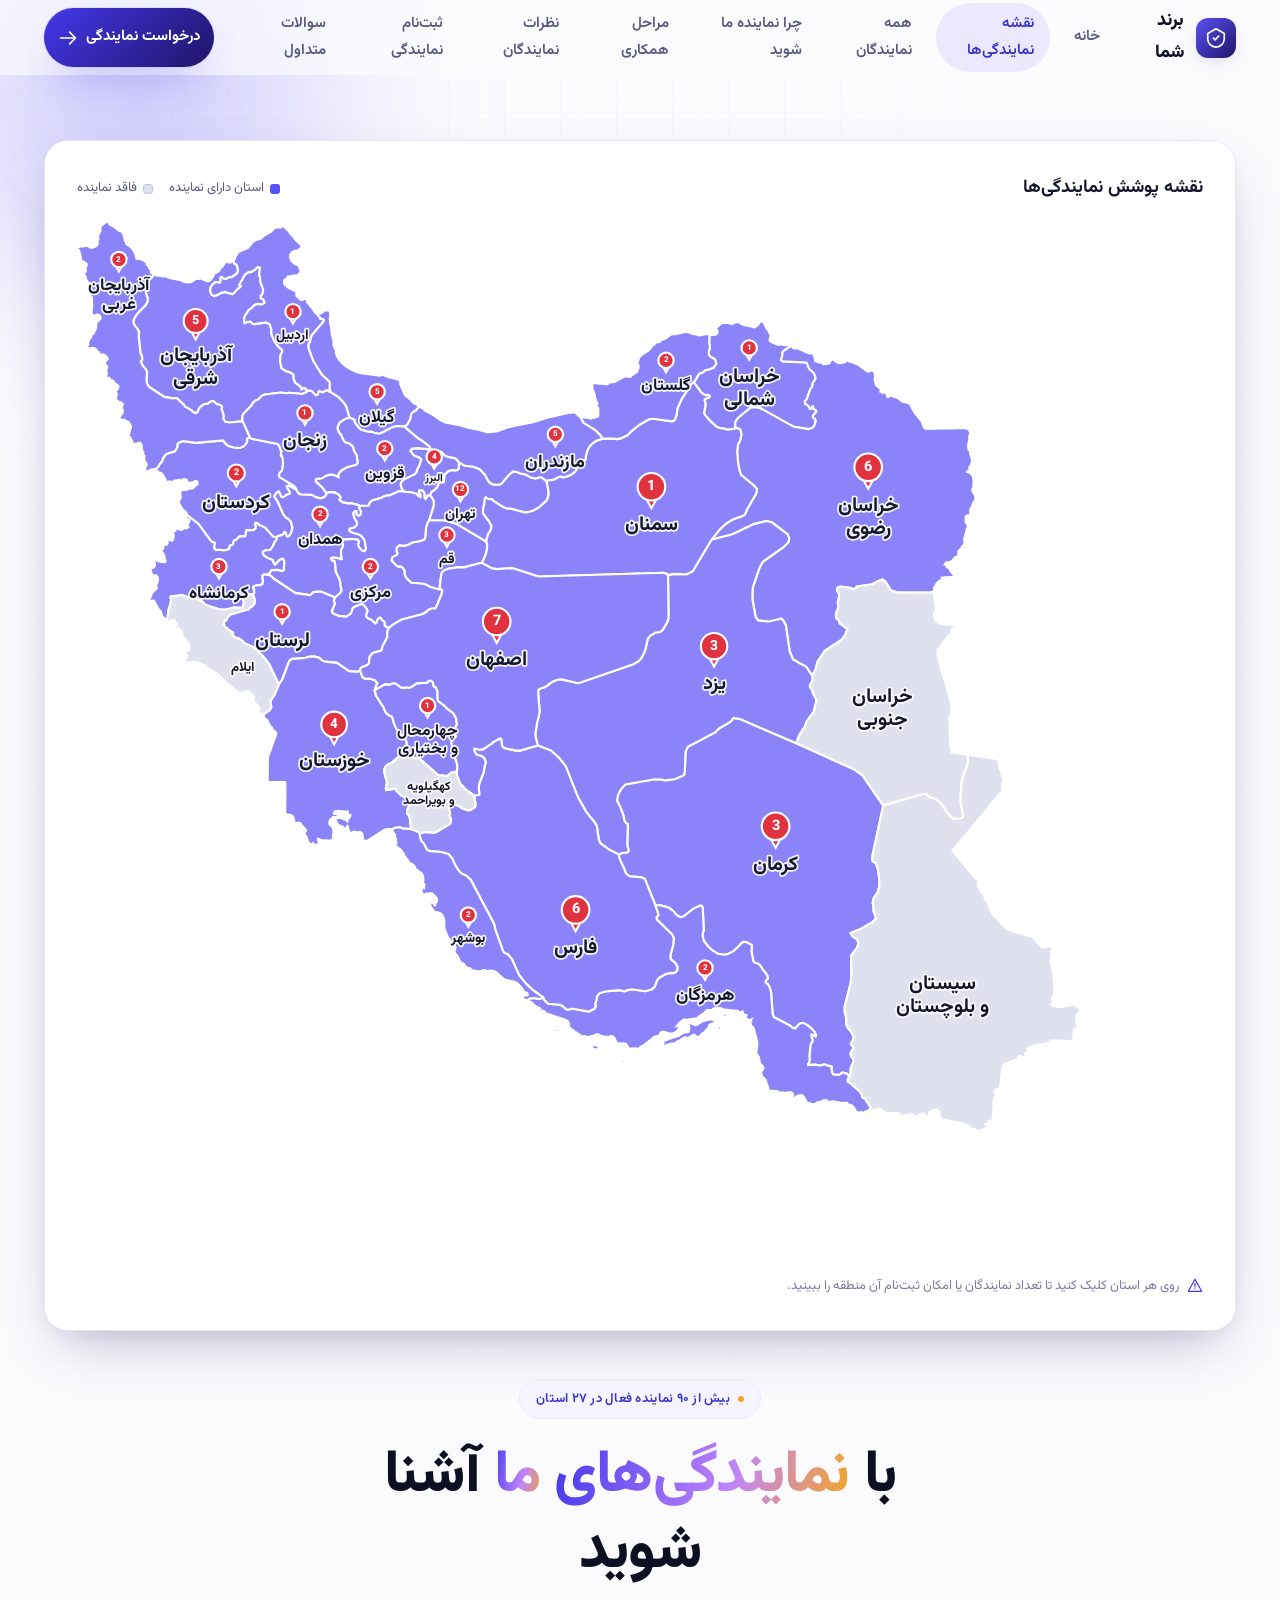
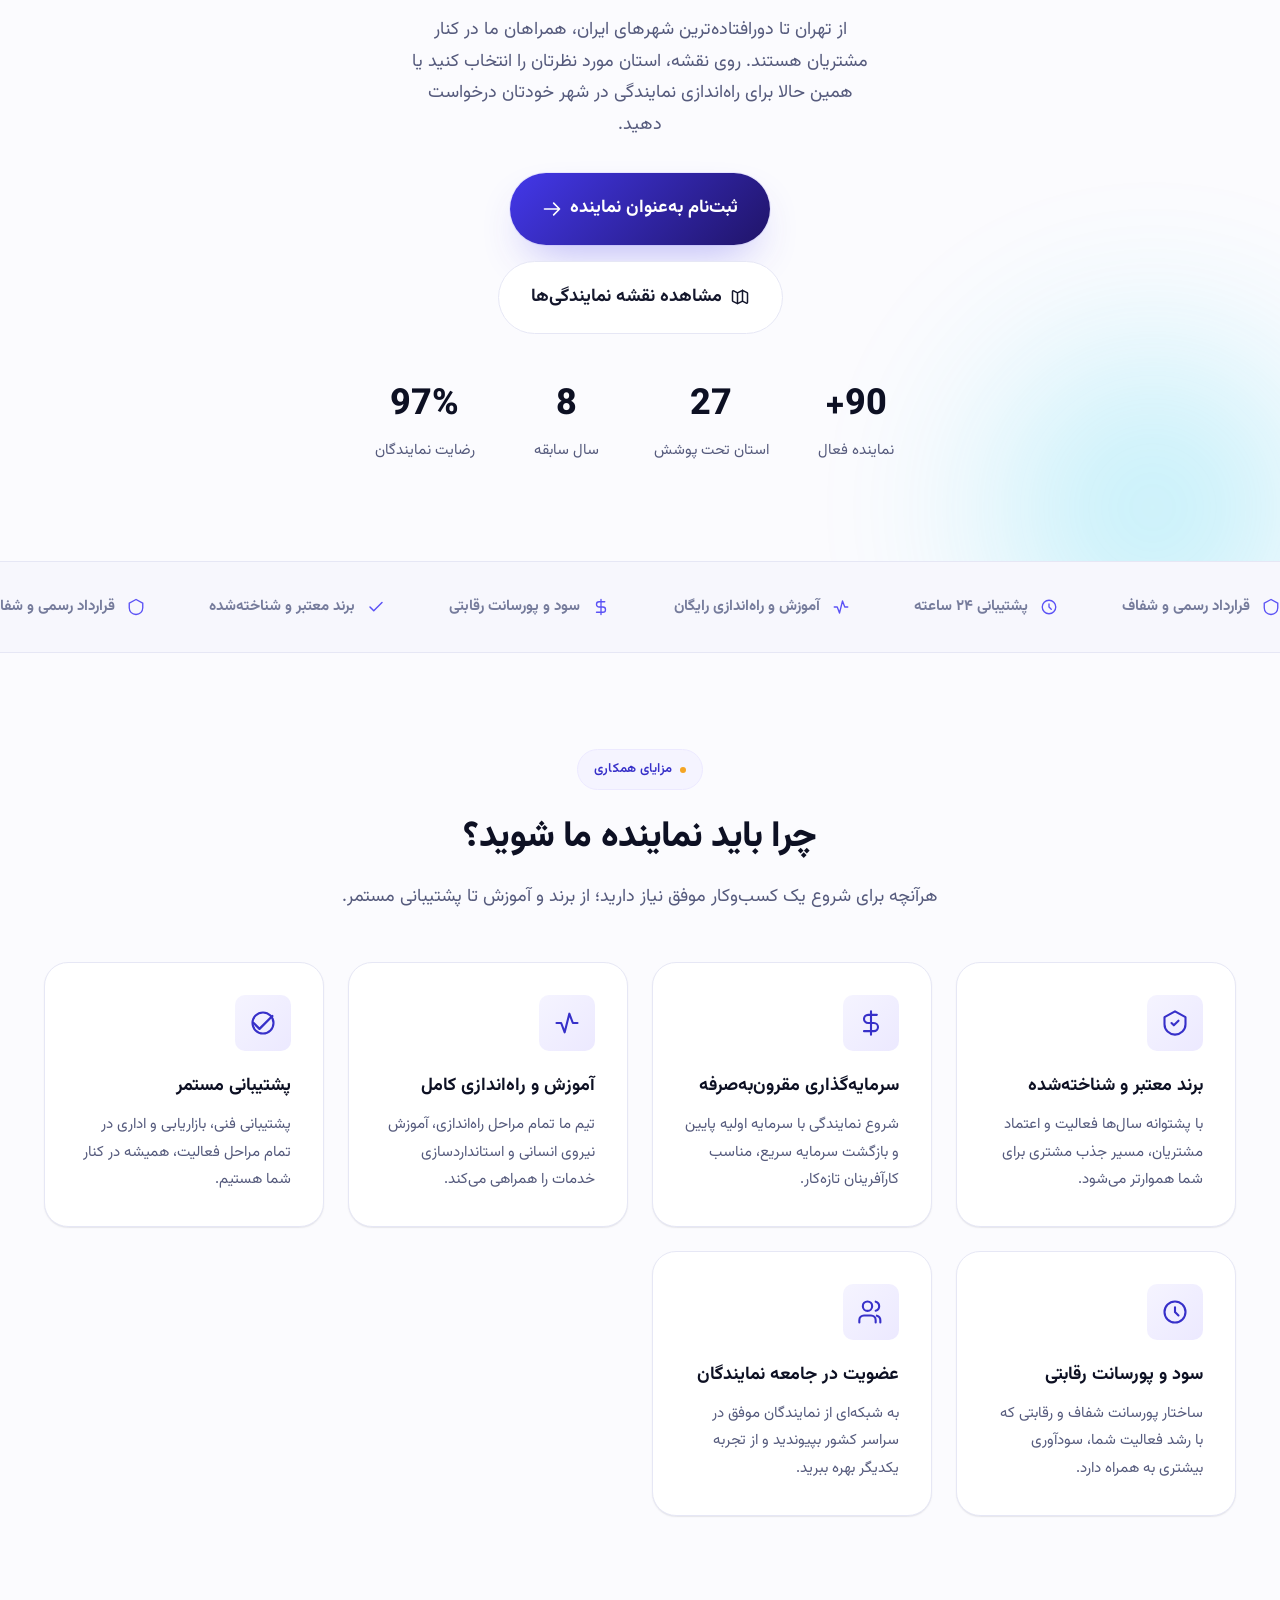
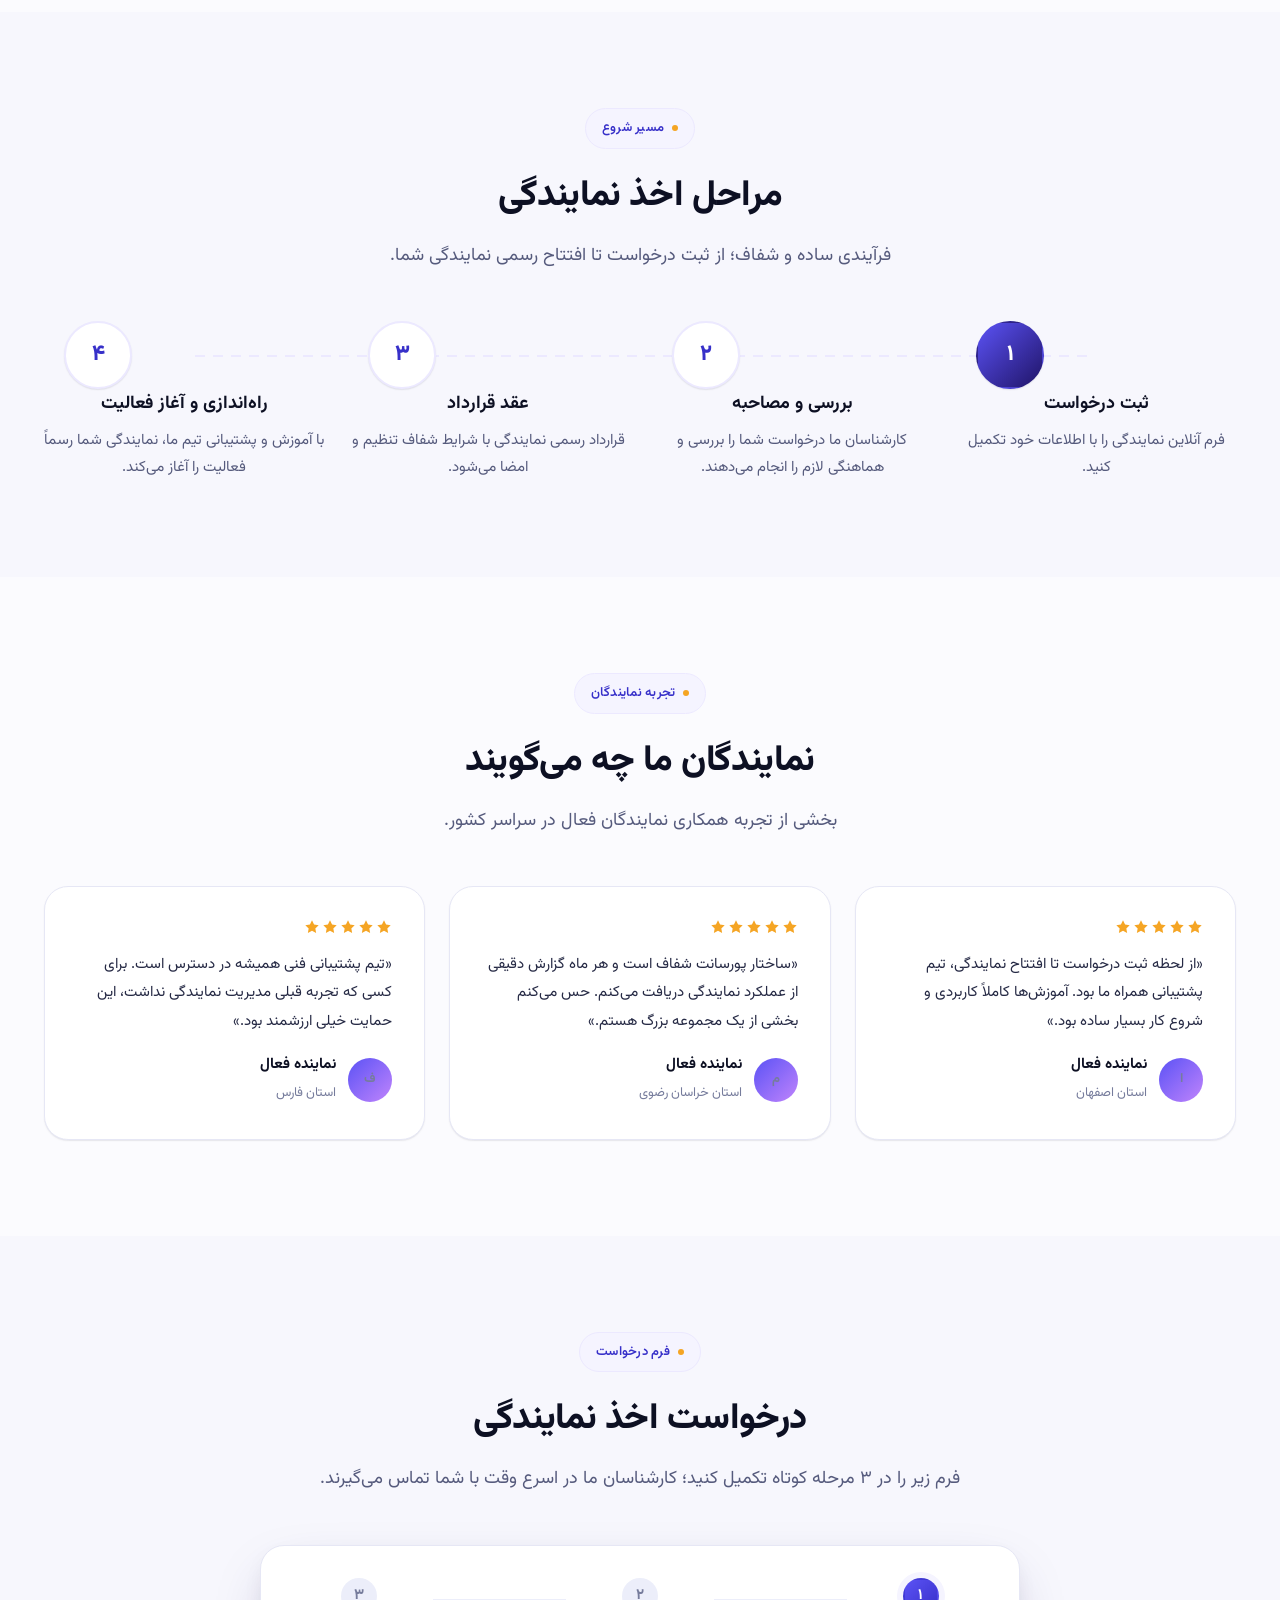
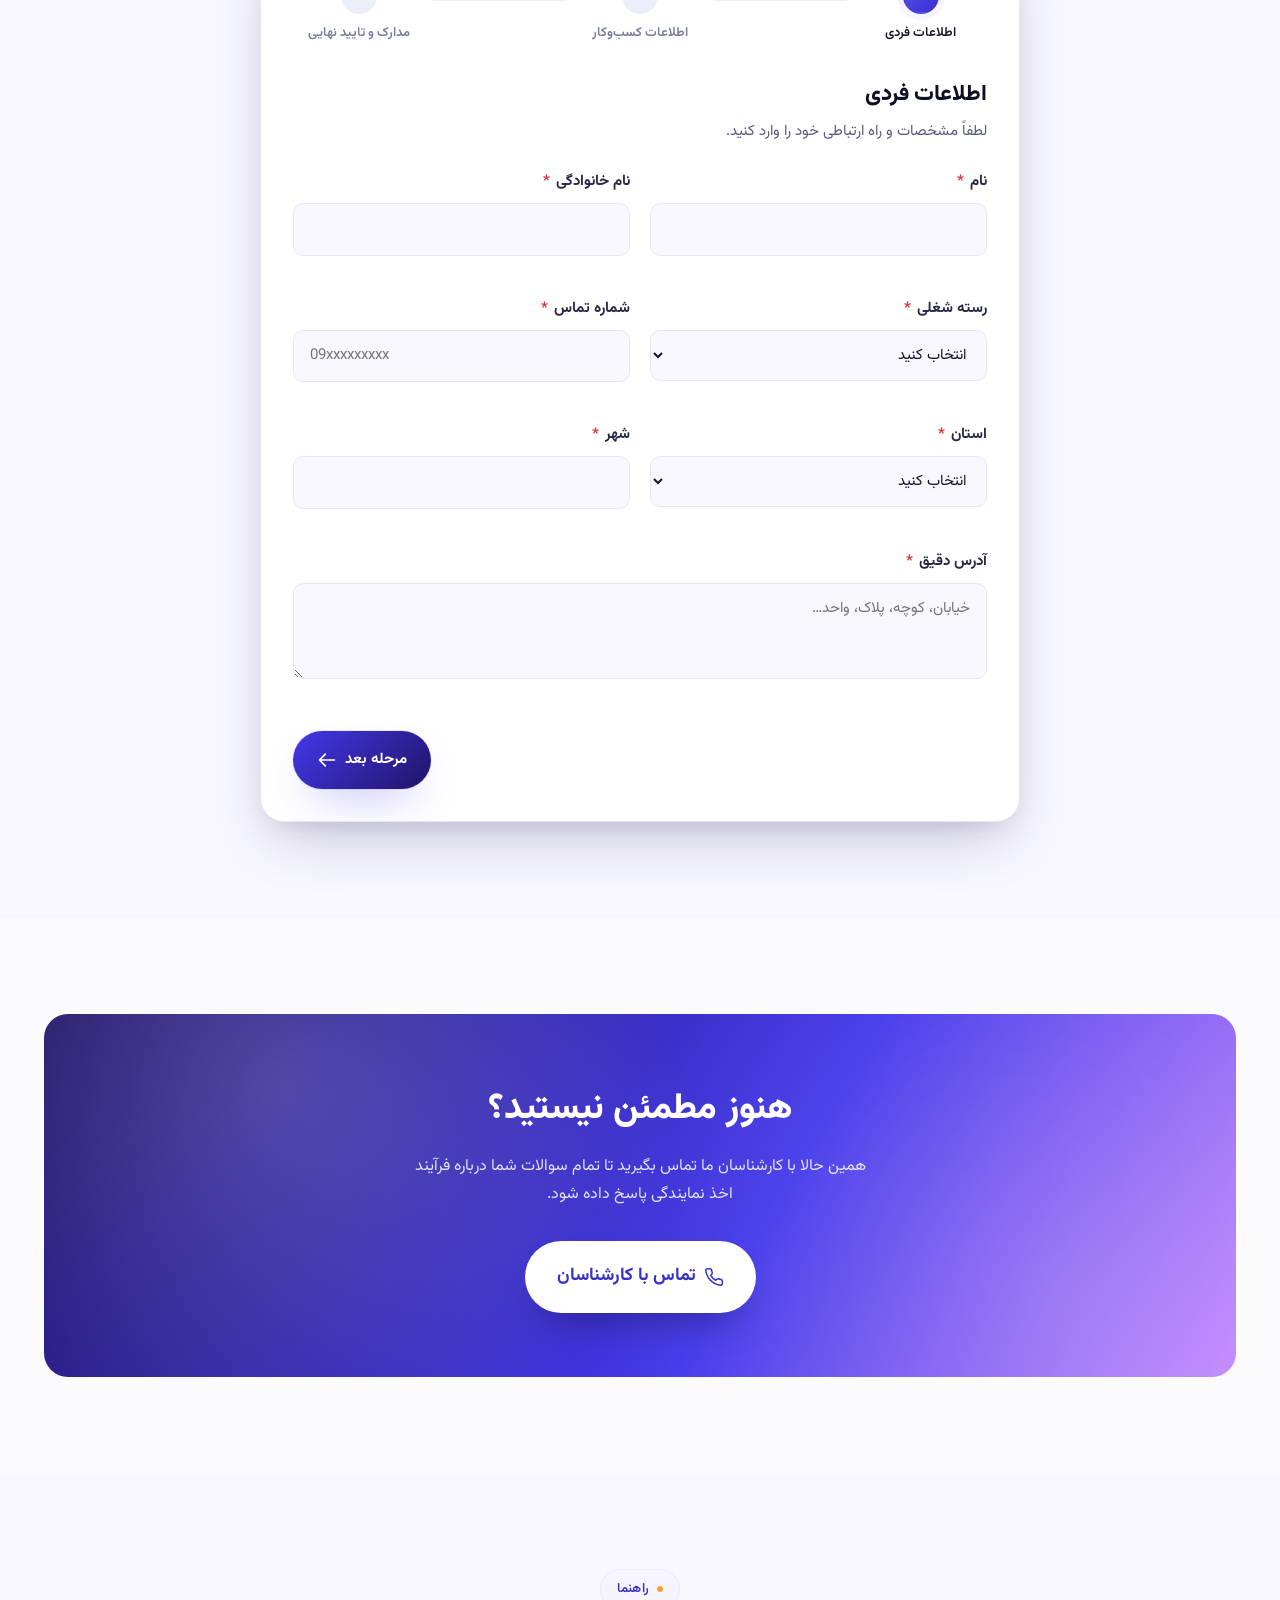
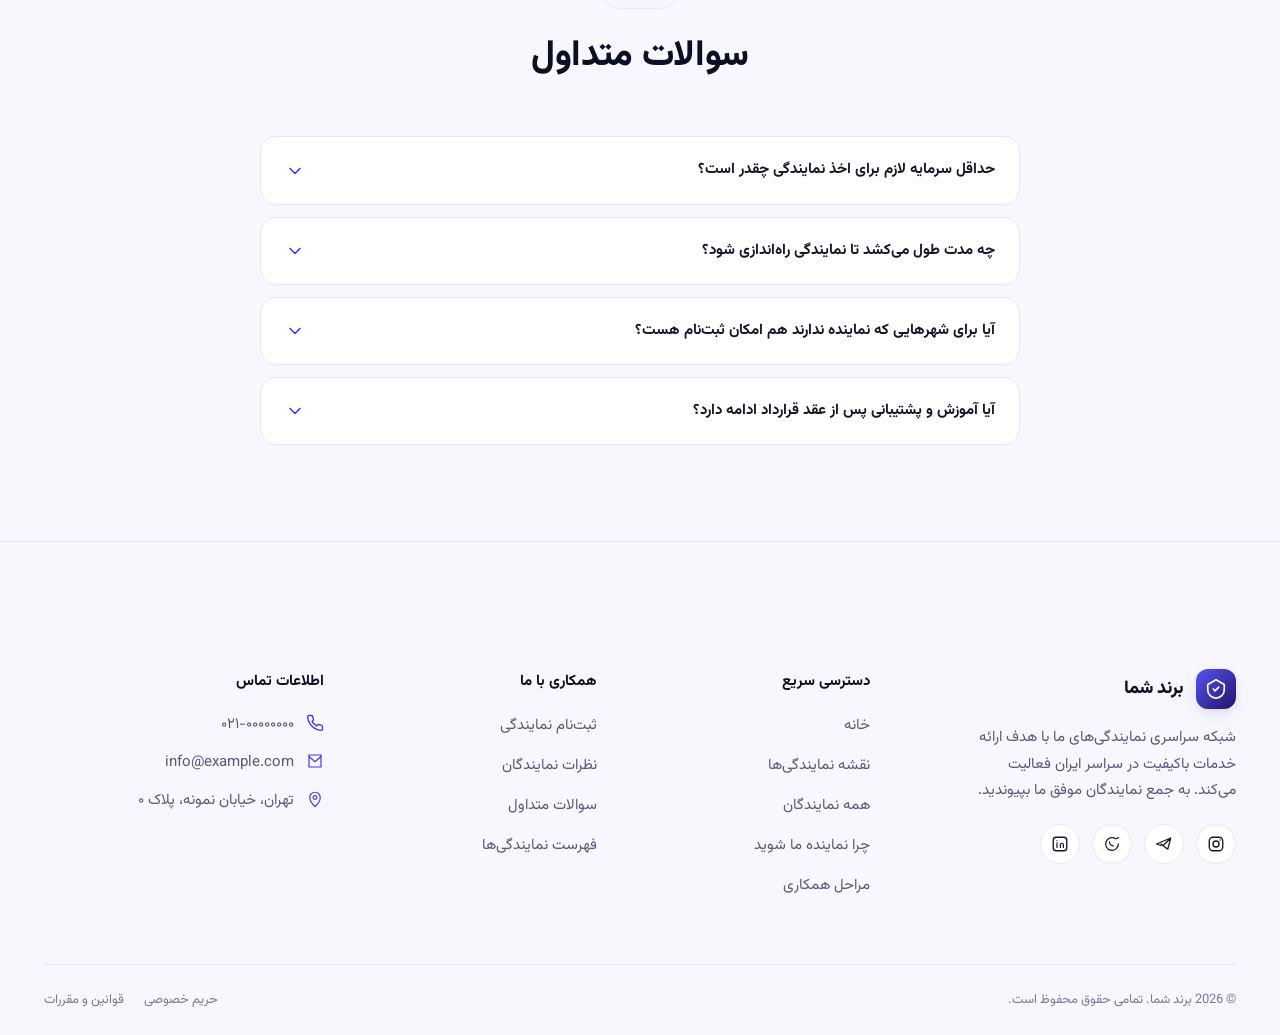
<file: index.html>
<!DOCTYPE html>
<html lang="fa" dir="rtl">
<head>
<meta charset="UTF-8">
<meta name="viewport" content="width=device-width, initial-scale=1">
<title>نمایندگی‌های ما | شبکه سراسری نمایندگان در سراسر ایران</title>
<meta name="description" content="با شبکه نمایندگی‌های ما در سراسر استان‌های ایران آشنا شوید و همین امروز برای اخذ نمایندگی فعال ثبت‌نام کنید.">
<meta name="theme-color" content="#fbfbfe">

<!-- فونت وزیر (Vazirmatn) -->
<link rel="preconnect" href="https://fonts.googleapis.com">
<link rel="preconnect" href="https://fonts.gstatic.com" crossorigin>
<link href="https://fonts.googleapis.com/css2?family=Vazirmatn:wght@100..900&display=swap" rel="stylesheet">

<link rel="stylesheet" href="assets/css/style.css?v=1.7">
<link rel="icon" href="data:image/svg+xml,%3Csvg xmlns='http://www.w3.org/2000/svg' viewBox='0 0 24 24'%3E%3Crect width='24' height='24' rx='6' fill='%234338ea'/%3E%3Cpath d='M7 12l3.5 3.5L17 8' stroke='white' stroke-width='2' fill='none' stroke-linecap='round' stroke-linejoin='round'/%3E%3C/svg%3E">
</head>
<body>

<a href="#main" class="skip-link">رفتن به محتوای اصلی</a>

<!-- =======================================================
     HEADER
======================================================= -->
<header class="site-header">
  <div class="container">
    <a href="#hero" class="brand">
      <span class="brand-mark" aria-hidden="true">
        <svg viewBox="0 0 24 24" fill="none"><path d="M12 2 3 7v6c0 5 4 8.5 9 9 5-.5 9-4 9-9V7l-9-5Z" stroke="currentColor" stroke-width="1.8" stroke-linejoin="round"/><path d="M9 12l2 2 4-4" stroke="currentColor" stroke-width="1.8" stroke-linecap="round" stroke-linejoin="round"/></svg>
      </span>
      <!-- نام برند خود را جایگزین کنید -->
      برند شما
    </a>

    <nav class="main-nav" id="mainNav" aria-label="منوی اصلی">
      <ul>
        <li><a href="#hero">خانه</a></li>
        <li><a href="#map">نقشه نمایندگی‌ها</a></li>
        <li><a href="all-representatives.html">همه نمایندگان</a></li>
        <li><a href="#benefits">چرا نماینده ما شوید</a></li>
        <li><a href="#process">مراحل همکاری</a></li>
        <li><a href="#testimonials">نظرات نمایندگان</a></li>
        <li><a href="#apply">ثبت‌نام نمایندگی</a></li>
        <li><a href="#faq">سوالات متداول</a></li>
      </ul>
    </nav>

    <div class="header-cta">
      <a href="#apply" class="btn btn-primary" aria-label="درخواست نمایندگی">
        <span>درخواست نمایندگی</span>
        <svg viewBox="0 0 24 24" fill="none" aria-hidden="true"><path d="M14 5l7 7-7 7M21 12H3" stroke="currentColor" stroke-width="2" stroke-linecap="round" stroke-linejoin="round"/></svg>
      </a>
      <button class="nav-toggle" aria-label="باز و بسته کردن منو" aria-expanded="false" aria-controls="mainNav">
        <span></span>
      </button>
    </div>
  </div>
</header>

<main id="main">

  <!-- =======================================================
       HERO — بالا: نقشه ایران (تمام‌عرض) | پایین: متن و آمار
  ======================================================= -->
  <section class="hero" id="hero">
    <div class="hero-bg" aria-hidden="true">
      <span class="blob blob-1"></span>
      <span class="blob blob-2"></span>
      <span class="blob blob-3"></span>
      <span class="grid-fade"></span>
    </div>

    <div class="container">
      <!-- نقشه: اول (بلافاصله زیر منو) -->
      <div class="hero-map-wrap" id="map">
        <div class="map-card">
          <div class="map-card-head">
            <h2>نقشه پوشش نمایندگی‌ها</h2>
            <div class="map-legend">
              <span class="lg-item active"><i></i> استان دارای نماینده</span>
              <span class="lg-item empty"><i></i> فاقد نماینده</span>
            </div>
          </div>

          <div class="iran-map-figure">
            <div id="iranMap" aria-busy="true">
              <p style="padding:3rem 0;text-align:center;color:var(--ink-500);font-size:.875rem">در حال بارگذاری نقشه…</p>
            </div>
            <div class="map-tooltip" id="mapTooltip" role="status" aria-live="polite"></div>
          </div>

          <p class="map-note">
            <svg viewBox="0 0 24 24" fill="none" aria-hidden="true"><path d="M12 8v5m0 3h.01M12 2 2 20h20L12 2Z" stroke="currentColor" stroke-width="1.8" stroke-linecap="round" stroke-linejoin="round"/></svg>
            روی هر استان کلیک کنید تا تعداد نمایندگان یا امکان ثبت‌نام آن منطقه را ببینید.
          </p>
        </div>
      </div>

      <!-- عنوان و توضیحات: بعد از نقشه -->
      <div class="hero-copy">
        <span class="eyebrow" data-hero-fade><span class="dot"></span> بیش از ۹۰ نماینده فعال در ۲۷ استان</span>

        <h1 class="hero-title">
          <span class="word">با</span>
          <span class="word"><span class="accent-text">نمایندگی‌های</span></span>
          <span class="word"><span class="accent-text">ما</span></span>
          <span class="word">آشنا</span>
          <span class="word">شوید</span>
        </h1>

        <p class="hero-lead" data-hero-fade>
          از تهران تا دورافتاده‌ترین شهرهای ایران، همراهان ما در کنار مشتریان هستند.
          روی نقشه، استان مورد نظرتان را انتخاب کنید یا همین حالا برای راه‌اندازی
          نمایندگی در شهر خودتان درخواست دهید.
        </p>

        <div class="hero-actions" data-hero-fade>
          <a href="#apply" class="btn btn-primary btn-lg">
            <span>ثبت‌نام به‌عنوان نماینده</span>
            <svg viewBox="0 0 24 24" fill="none" aria-hidden="true"><path d="M14 5l7 7-7 7M21 12H3" stroke="currentColor" stroke-width="2" stroke-linecap="round" stroke-linejoin="round"/></svg>
          </a>
          <a href="#map" class="btn btn-ghost btn-lg">
            <svg viewBox="0 0 24 24" fill="none" aria-hidden="true"><path d="M9 20l-5.447-2.724A1 1 0 0 1 3 16.382V5.618a1 1 0 0 1 1.447-.894L9 7m0 13 6-3m-6 3V7m6 10 4.553 2.276A1 1 0 0 0 21 18.382V7.618a1 1 0 0 0-.553-.894L15 4m0 13V4m0 0L9 7" stroke="currentColor" stroke-width="1.8" stroke-linecap="round" stroke-linejoin="round"/></svg>
            <span>مشاهده نقشه نمایندگی‌ها</span>
          </a>
        </div>

        <div class="hero-stats" data-hero-fade>
          <div class="stat"><b data-count="90" data-suffix="+">0</b><span>نماینده فعال</span></div>
          <div class="stat"><b data-count="27" data-suffix="">0</b><span>استان تحت پوشش</span></div>
          <div class="stat"><b data-count="8" data-suffix="">0</b><span>سال سابقه</span></div>
          <div class="stat"><b data-count="97" data-suffix="%">0</b><span>رضایت نمایندگان</span></div>
        </div>
      </div>
    </div>
  </section>

  <!-- =======================================================
       TRUST STRIP
  ======================================================= -->
  <section class="trust-strip" aria-label="تعهدات ما">
    <div class="marquee" aria-hidden="true">
      <span><svg viewBox="0 0 24 24" fill="none"><path d="M12 2 3 7v6c0 5 4 8.5 9 9 5-.5 9-4 9-9V7l-9-5Z" stroke="currentColor" stroke-width="1.8"/></svg>قرارداد رسمی و شفاف</span>
      <span><svg viewBox="0 0 24 24" fill="none"><path d="M12 8v4l3 3" stroke="currentColor" stroke-width="1.8" stroke-linecap="round"/><circle cx="12" cy="12" r="9" stroke="currentColor" stroke-width="1.8"/></svg>پشتیبانی ۲۴ ساعته</span>
      <span><svg viewBox="0 0 24 24" fill="none"><path d="M3 12h4l3 8 4-16 3 8h4" stroke="currentColor" stroke-width="1.8" stroke-linecap="round" stroke-linejoin="round"/></svg>آموزش و راه‌اندازی رایگان</span>
      <span><svg viewBox="0 0 24 24" fill="none"><path d="M12 2v20M17 5H9.5a3.5 3.5 0 0 0 0 7h5a3.5 3.5 0 0 1 0 7H6" stroke="currentColor" stroke-width="1.8" stroke-linecap="round"/></svg>سود و پورسانت رقابتی</span>
      <span><svg viewBox="0 0 24 24" fill="none"><path d="M20 6 9 17l-5-5" stroke="currentColor" stroke-width="2" stroke-linecap="round" stroke-linejoin="round"/></svg>برند معتبر و شناخته‌شده</span>
      <!-- تکرار برای اسکرول بی‌نهایت -->
      <span aria-hidden="true"><svg viewBox="0 0 24 24" fill="none"><path d="M12 2 3 7v6c0 5 4 8.5 9 9 5-.5 9-4 9-9V7l-9-5Z" stroke="currentColor" stroke-width="1.8"/></svg>قرارداد رسمی و شفاف</span>
      <span><svg viewBox="0 0 24 24" fill="none"><path d="M12 8v4l3 3" stroke="currentColor" stroke-width="1.8" stroke-linecap="round"/><circle cx="12" cy="12" r="9" stroke="currentColor" stroke-width="1.8"/></svg>پشتیبانی ۲۴ ساعته</span>
      <span><svg viewBox="0 0 24 24" fill="none"><path d="M3 12h4l3 8 4-16 3 8h4" stroke="currentColor" stroke-width="1.8" stroke-linecap="round" stroke-linejoin="round"/></svg>آموزش و راه‌اندازی رایگان</span>
      <span><svg viewBox="0 0 24 24" fill="none"><path d="M12 2v20M17 5H9.5a3.5 3.5 0 0 0 0 7h5a3.5 3.5 0 0 1 0 7H6" stroke="currentColor" stroke-width="1.8" stroke-linecap="round"/></svg>سود و پورسانت رقابتی</span>
      <span><svg viewBox="0 0 24 24" fill="none"><path d="M20 6 9 17l-5-5" stroke="currentColor" stroke-width="2" stroke-linecap="round" stroke-linejoin="round"/></svg>برند معتبر و شناخته‌شده</span>
    </div>
  </section>

  <!-- =======================================================
       چرا نماینده ما شوید
  ======================================================= -->
  <section class="section" id="benefits">
    <div class="container">
      <div class="section-head center reveal">
        <span class="eyebrow"><span class="dot"></span> مزایای همکاری</span>
        <h2 class="section-title">چرا باید نماینده ما شوید؟</h2>
        <p class="section-desc">هرآنچه برای شروع یک کسب‌وکار موفق نیاز دارید؛ از برند و آموزش تا پشتیبانی مستمر.</p>
      </div>

      <div class="benefits-grid" data-reveal-group>
        <div class="benefit-card reveal">
          <div class="benefit-icon"><svg viewBox="0 0 24 24" fill="none"><path d="M12 2 3 7v6c0 5 4 8.5 9 9 5-.5 9-4 9-9V7l-9-5Z" stroke="currentColor" stroke-width="1.8" stroke-linejoin="round"/><path d="M9 12l2 2 4-4" stroke="currentColor" stroke-width="1.8" stroke-linecap="round" stroke-linejoin="round"/></svg></div>
          <h3>برند معتبر و شناخته‌شده</h3>
          <p>با پشتوانه سال‌ها فعالیت و اعتماد مشتریان، مسیر جذب مشتری برای شما هموارتر می‌شود.</p>
        </div>
        <div class="benefit-card reveal">
          <div class="benefit-icon"><svg viewBox="0 0 24 24" fill="none"><path d="M12 2v20M17 5H9.5a3.5 3.5 0 0 0 0 7h5a3.5 3.5 0 0 1 0 7H6" stroke="currentColor" stroke-width="1.8" stroke-linecap="round" stroke-linejoin="round"/></svg></div>
          <h3>سرمایه‌گذاری مقرون‌به‌صرفه</h3>
          <p>شروع نمایندگی با سرمایه اولیه پایین و بازگشت سرمایه سریع، مناسب کارآفرینان تازه‌کار.</p>
        </div>
        <div class="benefit-card reveal">
          <div class="benefit-icon"><svg viewBox="0 0 24 24" fill="none"><path d="M3 12h4l3 8 4-16 3 8h4" stroke="currentColor" stroke-width="1.8" stroke-linecap="round" stroke-linejoin="round"/></svg></div>
          <h3>آموزش و راه‌اندازی کامل</h3>
          <p>تیم ما تمام مراحل راه‌اندازی، آموزش نیروی انسانی و استانداردسازی خدمات را همراهی می‌کند.</p>
        </div>
        <div class="benefit-card reveal">
          <div class="benefit-icon"><svg viewBox="0 0 24 24" fill="none"><path d="M20 6 9 17l-5-5" stroke="currentColor" stroke-width="2" stroke-linecap="round" stroke-linejoin="round"/><circle cx="12" cy="12" r="9" stroke="currentColor" stroke-width="1.8"/></svg></div>
          <h3>پشتیبانی مستمر</h3>
          <p>پشتیبانی فنی، بازاریابی و اداری در تمام مراحل فعالیت، همیشه در کنار شما هستیم.</p>
        </div>
        <div class="benefit-card reveal">
          <div class="benefit-icon"><svg viewBox="0 0 24 24" fill="none"><path d="M12 8v4l3 3" stroke="currentColor" stroke-width="1.8" stroke-linecap="round"/><circle cx="12" cy="12" r="9" stroke="currentColor" stroke-width="1.8"/></svg></div>
          <h3>سود و پورسانت رقابتی</h3>
          <p>ساختار پورسانت شفاف و رقابتی که با رشد فعالیت شما، سودآوری بیشتری به همراه دارد.</p>
        </div>
        <div class="benefit-card reveal">
          <div class="benefit-icon"><svg viewBox="0 0 24 24" fill="none"><path d="M16 21v-2a4 4 0 0 0-4-4H6a4 4 0 0 0-4 4v2M9 11a4 4 0 1 0 0-8 4 4 0 0 0 0 8Zm11 10v-2a4 4 0 0 0-3-3.87M16 3.13a4 4 0 0 1 0 7.75" stroke="currentColor" stroke-width="1.8" stroke-linecap="round" stroke-linejoin="round"/></svg></div>
          <h3>عضویت در جامعه نمایندگان</h3>
          <p>به شبکه‌ای از نمایندگان موفق در سراسر کشور بپیوندید و از تجربه یکدیگر بهره ببرید.</p>
        </div>
      </div>
    </div>
  </section>

  <!-- =======================================================
       مراحل همکاری
  ======================================================= -->
  <section class="section section-alt" id="process">
    <div class="container">
      <div class="section-head center reveal">
        <span class="eyebrow"><span class="dot"></span> مسیر شروع</span>
        <h2 class="section-title">مراحل اخذ نمایندگی</h2>
        <p class="section-desc">فرآیندی ساده و شفاف؛ از ثبت درخواست تا افتتاح رسمی نمایندگی شما.</p>
      </div>

      <div class="process-list" data-reveal-group>
        <div class="process-step reveal">
          <div class="process-num">۱</div>
          <h3>ثبت درخواست</h3>
          <p>فرم آنلاین نمایندگی را با اطلاعات خود تکمیل کنید.</p>
        </div>
        <div class="process-step reveal">
          <div class="process-num">۲</div>
          <h3>بررسی و مصاحبه</h3>
          <p>کارشناسان ما درخواست شما را بررسی و هماهنگی لازم را انجام می‌دهند.</p>
        </div>
        <div class="process-step reveal">
          <div class="process-num">۳</div>
          <h3>عقد قرارداد</h3>
          <p>قرارداد رسمی نمایندگی با شرایط شفاف تنظیم و امضا می‌شود.</p>
        </div>
        <div class="process-step reveal">
          <div class="process-num">۴</div>
          <h3>راه‌اندازی و آغاز فعالیت</h3>
          <p>با آموزش و پشتیبانی تیم ما، نمایندگی شما رسماً فعالیت را آغاز می‌کند.</p>
        </div>
      </div>
    </div>
  </section>

  <!-- =======================================================
       نظرات نمایندگان (نمونه — پیش از انتشار با نظرات واقعی جایگزین شود)
  ======================================================= -->
  <section class="section" id="testimonials">
    <div class="container">
      <div class="section-head center reveal">
        <span class="eyebrow"><span class="dot"></span> تجربه نمایندگان</span>
        <h2 class="section-title">نمایندگان ما چه می‌گویند</h2>
        <p class="section-desc">بخشی از تجربه همکاری نمایندگان فعال در سراسر کشور.</p>
      </div>

      <!-- نمونه/جای‌گیر — پیش از انتشار با نظرات واقعی و مجاز نمایندگان جایگزین کنید -->
      <div class="testimonial-track" data-reveal-group>
        <div class="testimonial-card reveal">
          <div class="stars" aria-hidden="true">
            <svg viewBox="0 0 24 24" fill="currentColor"><path d="m12 2 3.1 6.3 6.9 1-5 4.9 1.2 6.8L12 17.8 5.8 21l1.2-6.8-5-4.9 6.9-1L12 2Z"/></svg>
            <svg viewBox="0 0 24 24" fill="currentColor"><path d="m12 2 3.1 6.3 6.9 1-5 4.9 1.2 6.8L12 17.8 5.8 21l1.2-6.8-5-4.9 6.9-1L12 2Z"/></svg>
            <svg viewBox="0 0 24 24" fill="currentColor"><path d="m12 2 3.1 6.3 6.9 1-5 4.9 1.2 6.8L12 17.8 5.8 21l1.2-6.8-5-4.9 6.9-1L12 2Z"/></svg>
            <svg viewBox="0 0 24 24" fill="currentColor"><path d="m12 2 3.1 6.3 6.9 1-5 4.9 1.2 6.8L12 17.8 5.8 21l1.2-6.8-5-4.9 6.9-1L12 2Z"/></svg>
            <svg viewBox="0 0 24 24" fill="currentColor"><path d="m12 2 3.1 6.3 6.9 1-5 4.9 1.2 6.8L12 17.8 5.8 21l1.2-6.8-5-4.9 6.9-1L12 2Z"/></svg>
          </div>
          <p>«از لحظه ثبت درخواست تا افتتاح نمایندگی، تیم پشتیبانی همراه ما بود. آموزش‌ها کاملاً کاربردی و شروع کار بسیار ساده بود.»</p>
          <div class="testimonial-person">
            <span class="testimonial-avatar" aria-hidden="true">ا</span>
            <div><b>نماینده فعال</b><span>استان اصفهان</span></div>
          </div>
        </div>
        <div class="testimonial-card reveal">
          <div class="stars" aria-hidden="true">
            <svg viewBox="0 0 24 24" fill="currentColor"><path d="m12 2 3.1 6.3 6.9 1-5 4.9 1.2 6.8L12 17.8 5.8 21l1.2-6.8-5-4.9 6.9-1L12 2Z"/></svg>
            <svg viewBox="0 0 24 24" fill="currentColor"><path d="m12 2 3.1 6.3 6.9 1-5 4.9 1.2 6.8L12 17.8 5.8 21l1.2-6.8-5-4.9 6.9-1L12 2Z"/></svg>
            <svg viewBox="0 0 24 24" fill="currentColor"><path d="m12 2 3.1 6.3 6.9 1-5 4.9 1.2 6.8L12 17.8 5.8 21l1.2-6.8-5-4.9 6.9-1L12 2Z"/></svg>
            <svg viewBox="0 0 24 24" fill="currentColor"><path d="m12 2 3.1 6.3 6.9 1-5 4.9 1.2 6.8L12 17.8 5.8 21l1.2-6.8-5-4.9 6.9-1L12 2Z"/></svg>
            <svg viewBox="0 0 24 24" fill="currentColor"><path d="m12 2 3.1 6.3 6.9 1-5 4.9 1.2 6.8L12 17.8 5.8 21l1.2-6.8-5-4.9 6.9-1L12 2Z"/></svg>
          </div>
          <p>«ساختار پورسانت شفاف است و هر ماه گزارش دقیقی از عملکرد نمایندگی دریافت می‌کنم. حس می‌کنم بخشی از یک مجموعه بزرگ هستم.»</p>
          <div class="testimonial-person">
            <span class="testimonial-avatar" aria-hidden="true">م</span>
            <div><b>نماینده فعال</b><span>استان خراسان رضوی</span></div>
          </div>
        </div>
        <div class="testimonial-card reveal">
          <div class="stars" aria-hidden="true">
            <svg viewBox="0 0 24 24" fill="currentColor"><path d="m12 2 3.1 6.3 6.9 1-5 4.9 1.2 6.8L12 17.8 5.8 21l1.2-6.8-5-4.9 6.9-1L12 2Z"/></svg>
            <svg viewBox="0 0 24 24" fill="currentColor"><path d="m12 2 3.1 6.3 6.9 1-5 4.9 1.2 6.8L12 17.8 5.8 21l1.2-6.8-5-4.9 6.9-1L12 2Z"/></svg>
            <svg viewBox="0 0 24 24" fill="currentColor"><path d="m12 2 3.1 6.3 6.9 1-5 4.9 1.2 6.8L12 17.8 5.8 21l1.2-6.8-5-4.9 6.9-1L12 2Z"/></svg>
            <svg viewBox="0 0 24 24" fill="currentColor"><path d="m12 2 3.1 6.3 6.9 1-5 4.9 1.2 6.8L12 17.8 5.8 21l1.2-6.8-5-4.9 6.9-1L12 2Z"/></svg>
            <svg viewBox="0 0 24 24" fill="currentColor"><path d="m12 2 3.1 6.3 6.9 1-5 4.9 1.2 6.8L12 17.8 5.8 21l1.2-6.8-5-4.9 6.9-1L12 2Z"/></svg>
          </div>
          <p>«تیم پشتیبانی فنی همیشه در دسترس است. برای کسی که تجربه قبلی مدیریت نمایندگی نداشت، این حمایت خیلی ارزشمند بود.»</p>
          <div class="testimonial-person">
            <span class="testimonial-avatar" aria-hidden="true">ف</span>
            <div><b>نماینده فعال</b><span>استان فارس</span></div>
          </div>
        </div>
      </div>
    </div>
  </section>

  <!-- =======================================================
       فرم درخواست نمایندگی (چندمرحله‌ای)
  ======================================================= -->
  <section class="section section-alt" id="apply">
    <div class="container">
      <div class="section-head center reveal">
        <span class="eyebrow"><span class="dot"></span> فرم درخواست</span>
        <h2 class="section-title">درخواست اخذ نمایندگی</h2>
        <p class="section-desc">فرم زیر را در ۳ مرحله کوتاه تکمیل کنید؛ کارشناسان ما در اسرع وقت با شما تماس می‌گیرند.</p>
      </div>

      <div class="form-shell reveal">
        <div class="form-progress">
          <div class="progress-track">
            <div class="progress-step is-current">
              <div class="bullet">۱</div>
              <div class="label">اطلاعات فردی</div>
            </div>
            <div class="progress-line"></div>
            <div class="progress-step">
              <div class="bullet">۲</div>
              <div class="label">اطلاعات کسب‌وکار</div>
            </div>
            <div class="progress-line"></div>
            <div class="progress-step">
              <div class="bullet">۳</div>
              <div class="label">مدارک و تایید نهایی</div>
            </div>
          </div>
        </div>

        <div class="form-body">
          <form id="applyForm" novalidate>

            <!-- مرحله ۱: اطلاعات فردی -->
            <div class="form-step is-active" data-step="0">
              <div class="step-heading">
                <h3>اطلاعات فردی</h3>
                <p>لطفاً مشخصات و راه ارتباطی خود را وارد کنید.</p>
              </div>

              <div class="field-grid">
                <div class="field">
                  <label for="firstName">نام <span class="req">*</span></label>
                  <input type="text" id="firstName" name="firstName" required autocomplete="given-name">
                  <span class="field-error"><svg viewBox="0 0 24 24" fill="none"><path d="M12 8v5m0 3h.01M12 2 2 20h20L12 2Z" stroke="currentColor" stroke-width="1.8" stroke-linecap="round" stroke-linejoin="round"/></svg>وارد کردن نام الزامی است</span>
                </div>
                <div class="field">
                  <label for="lastName">نام خانوادگی <span class="req">*</span></label>
                  <input type="text" id="lastName" name="lastName" required autocomplete="family-name">
                  <span class="field-error"><svg viewBox="0 0 24 24" fill="none"><path d="M12 8v5m0 3h.01M12 2 2 20h20L12 2Z" stroke="currentColor" stroke-width="1.8" stroke-linecap="round" stroke-linejoin="round"/></svg>وارد کردن نام خانوادگی الزامی است</span>
                </div>

                <div class="field">
                  <label for="jobCategory">رسته شغلی <span class="req">*</span></label>
                  <select id="jobCategory" name="jobCategory" required>
                    <option value="" selected disabled>انتخاب کنید</option>
                  </select>
                  <span class="field-error"><svg viewBox="0 0 24 24" fill="none"><path d="M12 8v5m0 3h.01M12 2 2 20h20L12 2Z" stroke="currentColor" stroke-width="1.8" stroke-linecap="round" stroke-linejoin="round"/></svg>انتخاب رسته شغلی الزامی است</span>
                </div>
                <div class="field">
                  <label for="phone">شماره تماس <span class="req">*</span></label>
                  <input type="tel" id="phone" name="phone" required inputmode="numeric" autocomplete="tel" placeholder="09xxxxxxxxx" pattern="0\d{10}">
                  <span class="field-error"><svg viewBox="0 0 24 24" fill="none"><path d="M12 8v5m0 3h.01M12 2 2 20h20L12 2Z" stroke="currentColor" stroke-width="1.8" stroke-linecap="round" stroke-linejoin="round"/></svg>شماره تماس معتبر وارد کنید</span>
                </div>

                <div class="field">
                  <label for="province">استان <span class="req">*</span></label>
                  <select id="province" name="province" required></select>
                  <span class="field-error"><svg viewBox="0 0 24 24" fill="none"><path d="M12 8v5m0 3h.01M12 2 2 20h20L12 2Z" stroke="currentColor" stroke-width="1.8" stroke-linecap="round" stroke-linejoin="round"/></svg>انتخاب استان الزامی است</span>
                </div>
                <div class="field">
                  <label for="city">شهر <span class="req">*</span></label>
                  <input type="text" id="city" name="city" required autocomplete="address-level2">
                  <span class="field-error"><svg viewBox="0 0 24 24" fill="none"><path d="M12 8v5m0 3h.01M12 2 2 20h20L12 2Z" stroke="currentColor" stroke-width="1.8" stroke-linecap="round" stroke-linejoin="round"/></svg>وارد کردن شهر الزامی است</span>
                </div>

                <div class="field span-2">
                  <label for="address">آدرس دقیق <span class="req">*</span></label>
                  <textarea id="address" name="address" required autocomplete="street-address" placeholder="خیابان، کوچه، پلاک، واحد…"></textarea>
                  <span class="field-error"><svg viewBox="0 0 24 24" fill="none"><path d="M12 8v5m0 3h.01M12 2 2 20h20L12 2Z" stroke="currentColor" stroke-width="1.8" stroke-linecap="round" stroke-linejoin="round"/></svg>وارد کردن آدرس دقیق الزامی است</span>
                </div>
              </div>

              <div class="form-actions">
                <span class="spacer"></span>
                <button type="button" class="btn btn-primary" data-next>
                  <span>مرحله بعد</span>
                  <svg viewBox="0 0 24 24" fill="none" aria-hidden="true"><path d="M10 19 3 12l7-7M3 12h18" stroke="currentColor" stroke-width="2" stroke-linecap="round" stroke-linejoin="round"/></svg>
                </button>
              </div>
            </div>

            <!-- مرحله ۲: اطلاعات کسب‌وکار -->
            <div class="form-step" data-step="1">
              <div class="step-heading">
                <h3>اطلاعات کسب‌وکار</h3>
                <p>این اطلاعات به ما کمک می‌کند بهترین مدل همکاری را پیشنهاد دهیم.</p>
              </div>

              <div class="field-grid">
                <div class="field">
                  <label for="experience">سابقه فعالیت شغلی</label>
                  <select id="experience" name="experience">
                    <option value="کمتر از ۱ سال">کمتر از ۱ سال</option>
                    <option value="۱ تا ۳ سال">۱ تا ۳ سال</option>
                    <option value="۳ تا ۵ سال">۳ تا ۵ سال</option>
                    <option value="بیش از ۵ سال">بیش از ۵ سال</option>
                  </select>
                </div>
                <div class="field">
                  <label for="capital">سرمایه در دسترس (تومان)</label>
                  <select id="capital" name="capital">
                    <option value="کمتر از ۱۰۰ میلیون">کمتر از ۱۰۰ میلیون</option>
                    <option value="۱۰۰ تا ۳۰۰ میلیون">۱۰۰ تا ۳۰۰ میلیون</option>
                    <option value="۳۰۰ تا ۶۰۰ میلیون">۳۰۰ تا ۶۰۰ میلیون</option>
                    <option value="بیش از ۶۰۰ میلیون">بیش از ۶۰۰ میلیون</option>
                  </select>
                </div>

                <div class="field span-2">
                  <label>آیا در حال حاضر ملک/فروشگاه مناسب در اختیار دارید؟</label>
                  <div class="choice-grid">
                    <label class="choice-card">
                      <input type="radio" name="hasProperty" value="بله" checked>
                      <span class="box"><svg viewBox="0 0 24 24" fill="none"><path d="M20 6 9 17l-5-5" stroke="currentColor" stroke-width="2" stroke-linecap="round" stroke-linejoin="round"/></svg>بله دارم</span>
                    </label>
                    <label class="choice-card">
                      <input type="radio" name="hasProperty" value="خیر">
                      <span class="box"><svg viewBox="0 0 24 24" fill="none"><path d="M18 6 6 18M6 6l12 12" stroke="currentColor" stroke-width="2" stroke-linecap="round" stroke-linejoin="round"/></svg>هنوز ندارم</span>
                    </label>
                    <label class="choice-card">
                      <input type="radio" name="hasProperty" value="در حال بررسی">
                      <span class="box"><svg viewBox="0 0 24 24" fill="none"><circle cx="12" cy="12" r="9" stroke="currentColor" stroke-width="1.8"/><path d="M12 8v4l2.5 2.5" stroke="currentColor" stroke-width="1.8" stroke-linecap="round"/></svg>در حال بررسی</span>
                    </label>
                  </div>
                </div>

                <div class="field span-2">
                  <label for="motivation">توضیحات و انگیزه همکاری</label>
                  <textarea id="motivation" name="motivation" placeholder="کمی درباره سابقه کاری و انگیزه‌تان برای همکاری بنویسید…"></textarea>
                </div>
              </div>

              <div class="form-actions">
                <button type="button" class="btn btn-ghost" data-prev>
                  <svg viewBox="0 0 24 24" fill="none" aria-hidden="true"><path d="M14 5l7 7-7 7M21 12H3" stroke="currentColor" stroke-width="2" stroke-linecap="round" stroke-linejoin="round"/></svg>
                  <span>مرحله قبل</span>
                </button>
                <span class="spacer"></span>
                <button type="button" class="btn btn-primary" data-next>
                  <span>مرحله بعد</span>
                  <svg viewBox="0 0 24 24" fill="none" aria-hidden="true"><path d="M10 19 3 12l7-7M3 12h18" stroke="currentColor" stroke-width="2" stroke-linecap="round" stroke-linejoin="round"/></svg>
                </button>
              </div>
            </div>

            <!-- مرحله ۳: مدارک و تایید نهایی -->
            <div class="form-step" data-step="2">
              <div class="step-heading">
                <h3>مدارک و تایید نهایی</h3>
                <p>مدارک هویتی یا مجوز کسب (در صورت وجود) را بارگذاری و اطلاعات را تایید کنید.</p>
              </div>

              <div class="field span-2">
                <label for="docUpload">تصویر کارت ملی یا مجوز کسب (اختیاری)</label>
                <div class="upload-box">
                  <input type="file" id="docUpload" name="document" accept="image/*,.pdf">
                  <svg viewBox="0 0 24 24" fill="none" aria-hidden="true"><path d="M12 16V4m0 0 4 4m-4-4-4 4M4 16v2a2 2 0 0 0 2 2h12a2 2 0 0 0 2-2v-2" stroke="currentColor" stroke-width="1.8" stroke-linecap="round" stroke-linejoin="round"/></svg>
                  <span>فایل را بکشید و رها کنید یا برای انتخاب کلیک کنید</span>
                  <div class="file-name"></div>
                </div>
              </div>

              <div class="step-heading" style="margin-top:var(--sp-8)">
                <h3>خلاصه درخواست شما</h3>
              </div>
              <div class="review-summary">
                <div class="review-item"><span>نام و نام‌خانوادگی</span><b id="reviewName">—</b></div>
                <div class="review-item"><span>رسته شغلی</span><b id="reviewJob">—</b></div>
                <div class="review-item"><span>شماره تماس</span><b id="reviewPhone">—</b></div>
                <div class="review-item"><span>آدرس</span><b id="reviewAddress">—</b></div>
              </div>

              <div class="check-row">
                <input type="checkbox" id="agree" name="agree" required>
                <label for="agree">با <a href="#faq">قوانین اعطای نمایندگی</a> و سیاست حریم خصوصی موافقم و صحت اطلاعات فوق را تایید می‌کنم.</label>
              </div>

              <div class="form-submit-error" id="formSubmitError" role="alert" hidden></div>

              <div class="form-actions">
                <button type="button" class="btn btn-ghost" data-prev>
                  <svg viewBox="0 0 24 24" fill="none" aria-hidden="true"><path d="M14 5l7 7-7 7M21 12H3" stroke="currentColor" stroke-width="2" stroke-linecap="round" stroke-linejoin="round"/></svg>
                  <span>مرحله قبل</span>
                </button>
                <span class="spacer"></span>
                <button type="submit" class="btn btn-accent btn-lg" data-submit>
                  <span>ارسال نهایی درخواست</span>
                  <svg viewBox="0 0 24 24" fill="none" aria-hidden="true"><path d="M22 2 11 13M22 2l-7 20-4-9-9-4 20-7Z" stroke="currentColor" stroke-width="1.8" stroke-linecap="round" stroke-linejoin="round"/></svg>
                </button>
              </div>
            </div>
          </form>
        </div>

        <div class="form-success">
          <div class="success-icon"><svg viewBox="0 0 24 24" fill="none"><path d="M20 6 9 17l-5-5" stroke="currentColor" stroke-width="2.4" stroke-linecap="round" stroke-linejoin="round"/></svg></div>
          <h3>درخواست شما با موفقیت ثبت شد</h3>
          <p>از اینکه به شبکه نمایندگی‌های ما پیوستید سپاسگزاریم. کارشناسان ما ظرف ۴۸ ساعت کاری با شما تماس می‌گیرند.</p>
          <a href="#hero" class="btn btn-primary">بازگشت به صفحه اصلی</a>
        </div>
      </div>
    </div>
  </section>

  <!-- =======================================================
       CTA میانی
  ======================================================= -->
  <section class="section">
    <div class="container">
      <div class="cta-banner reveal">
        <h2>هنوز مطمئن نیستید؟</h2>
        <p>همین حالا با کارشناسان ما تماس بگیرید تا تمام سوالات شما درباره فرآیند اخذ نمایندگی پاسخ داده شود.</p>
        <a href="tel:+982100000000" class="btn btn-primary btn-lg">
          <svg viewBox="0 0 24 24" fill="none" aria-hidden="true"><path d="M22 16.92v3a2 2 0 0 1-2.18 2 19.79 19.79 0 0 1-8.63-3.07 19.5 19.5 0 0 1-6-6 19.79 19.79 0 0 1-3.07-8.67A2 2 0 0 1 4.11 2h3a2 2 0 0 1 2 1.72c.127.96.361 1.903.7 2.81a2 2 0 0 1-.45 2.11L8.09 9.91a16 16 0 0 0 6 6l1.27-1.27a2 2 0 0 1 2.11-.45c.907.339 1.85.573 2.81.7A2 2 0 0 1 22 16.92Z" stroke="currentColor" stroke-width="1.8" stroke-linecap="round" stroke-linejoin="round"/></svg>
          <span>تماس با کارشناسان</span>
        </a>
      </div>
    </div>
  </section>

  <!-- =======================================================
       سوالات متداول
  ======================================================= -->
  <section class="section section-alt" id="faq">
    <div class="container">
      <div class="section-head center reveal">
        <span class="eyebrow"><span class="dot"></span> راهنما</span>
        <h2 class="section-title">سوالات متداول</h2>
      </div>

      <div class="faq-list reveal">
        <div class="faq-item">
          <button class="faq-q" aria-expanded="false">
            حداقل سرمایه لازم برای اخذ نمایندگی چقدر است؟
            <svg class="chev" viewBox="0 0 24 24" fill="none" aria-hidden="true"><path d="m6 9 6 6 6-6" stroke="currentColor" stroke-width="2" stroke-linecap="round" stroke-linejoin="round"/></svg>
          </button>
          <div class="faq-a"><div class="faq-a-inner">میزان سرمایه لازم بسته به شهر و نوع فعالیت متفاوت است. پس از ثبت درخواست، کارشناسان ما بر اساس منطقه و بودجه شما بهترین مدل همکاری را پیشنهاد می‌دهند.</div></div>
        </div>
        <div class="faq-item">
          <button class="faq-q" aria-expanded="false">
            چه مدت طول می‌کشد تا نمایندگی راه‌اندازی شود؟
            <svg class="chev" viewBox="0 0 24 24" fill="none" aria-hidden="true"><path d="m6 9 6 6 6-6" stroke="currentColor" stroke-width="2" stroke-linecap="round" stroke-linejoin="round"/></svg>
          </button>
          <div class="faq-a"><div class="faq-a-inner">به‌طور معمول از تایید درخواست تا افتتاح رسمی نمایندگی، بین ۲ تا ۴ هفته زمان نیاز است؛ بسته به آمادگی محل و مدارک.</div></div>
        </div>
        <div class="faq-item">
          <button class="faq-q" aria-expanded="false">
            آیا برای شهرهایی که نماینده ندارند هم امکان ثبت‌نام هست؟
            <svg class="chev" viewBox="0 0 24 24" fill="none" aria-hidden="true"><path d="m6 9 6 6 6-6" stroke="currentColor" stroke-width="2" stroke-linecap="round" stroke-linejoin="round"/></svg>
          </button>
          <div class="faq-a"><div class="faq-a-inner">بله؛ استان‌های بدون نماینده روی نقشه با رنگ متفاوت مشخص شده‌اند و در اولویت پذیرش درخواست هستند. کافی است روی استان مورد نظر کلیک کنید.</div></div>
        </div>
        <div class="faq-item">
          <button class="faq-q" aria-expanded="false">
            آیا آموزش و پشتیبانی پس از عقد قرارداد ادامه دارد؟
            <svg class="chev" viewBox="0 0 24 24" fill="none" aria-hidden="true"><path d="m6 9 6 6 6-6" stroke="currentColor" stroke-width="2" stroke-linecap="round" stroke-linejoin="round"/></svg>
          </button>
          <div class="faq-a"><div class="faq-a-inner">بله؛ پشتیبانی فنی، بازاریابی و اداری به‌صورت مستمر و در تمام طول دوره همکاری در اختیار نمایندگان قرار دارد.</div></div>
        </div>
      </div>
    </div>
  </section>

</main>

<!-- =======================================================
     FOOTER
======================================================= -->
<footer class="site-footer">
  <svg class="footer-wave" viewBox="0 0 1440 80" preserveAspectRatio="none" aria-hidden="true">
    <path fill="currentColor" d="M0 40 C 240 90 480 0 720 30 C 960 60 1200 10 1440 40 L1440 0 L0 0 Z" opacity=".5"></path>
  </svg>

  <div class="container">
    <div class="footer-top">
      <div class="footer-brand">
        <a href="#hero" class="brand">
          <span class="brand-mark" aria-hidden="true">
            <svg viewBox="0 0 24 24" fill="none"><path d="M12 2 3 7v6c0 5 4 8.5 9 9 5-.5 9-4 9-9V7l-9-5Z" stroke="currentColor" stroke-width="1.8" stroke-linejoin="round"/><path d="M9 12l2 2 4-4" stroke="currentColor" stroke-width="1.8" stroke-linecap="round" stroke-linejoin="round"/></svg>
          </span>
          برند شما
        </a>
        <p>شبکه سراسری نمایندگی‌های ما با هدف ارائه خدمات باکیفیت در سراسر ایران فعالیت می‌کند. به جمع نمایندگان موفق ما بپیوندید.</p>
        <div class="social-row" aria-label="شبکه‌های اجتماعی">
          <a href="#" aria-label="اینستاگرام"><svg viewBox="0 0 24 24" fill="none"><rect x="3" y="3" width="18" height="18" rx="5" stroke="currentColor" stroke-width="1.8"/><circle cx="12" cy="12" r="4" stroke="currentColor" stroke-width="1.8"/><circle cx="17.5" cy="6.5" r="1" fill="currentColor"/></svg></a>
          <a href="#" aria-label="تلگرام"><svg viewBox="0 0 24 24" fill="none"><path d="m21 4-19 8 6 2m13-10-4 15-9-7m13-8L11 14" stroke="currentColor" stroke-width="1.6" stroke-linecap="round" stroke-linejoin="round"/></svg></a>
          <a href="#" aria-label="واتس‌اپ"><svg viewBox="0 0 24 24" fill="none"><path d="M20.5 11.9a8.5 8.5 0 1 1-3.7-7M20.5 3.5 17.3 5" stroke="currentColor" stroke-width="1.6" stroke-linecap="round"/><path d="M8.5 9.3c.3 2.7 2.5 4.9 5.2 5.2" stroke="currentColor" stroke-width="1.6" stroke-linecap="round"/></svg></a>
          <a href="#" aria-label="لینکدین"><svg viewBox="0 0 24 24" fill="none"><rect x="3" y="3" width="18" height="18" rx="4" stroke="currentColor" stroke-width="1.8"/><path d="M8 10.5v6M8 7.5v.01M12.5 16.5v-3.5a2 2 0 0 1 4 0v3.5" stroke="currentColor" stroke-width="1.6" stroke-linecap="round"/></svg></a>
        </div>
      </div>

      <div class="footer-col">
        <h4>دسترسی سریع</h4>
        <ul>
          <li><a href="#hero">خانه</a></li>
          <li><a href="#map">نقشه نمایندگی‌ها</a></li>
          <li><a href="all-representatives.html">همه نمایندگان</a></li>
          <li><a href="#benefits">چرا نماینده ما شوید</a></li>
          <li><a href="#process">مراحل همکاری</a></li>
        </ul>
      </div>

      <div class="footer-col">
        <h4>همکاری با ما</h4>
        <ul>
          <li><a href="#apply">ثبت‌نام نمایندگی</a></li>
          <li><a href="#testimonials">نظرات نمایندگان</a></li>
          <li><a href="#faq">سوالات متداول</a></li>
          <li><a href="representatives.html">فهرست نمایندگی‌ها</a></li>
        </ul>
      </div>

      <div class="footer-col">
        <h4>اطلاعات تماس</h4>
        <ul class="footer-contact">
          <li><svg viewBox="0 0 24 24" fill="none"><path d="M22 16.92v3a2 2 0 0 1-2.18 2 19.79 19.79 0 0 1-8.63-3.07 19.5 19.5 0 0 1-6-6 19.79 19.79 0 0 1-3.07-8.67A2 2 0 0 1 4.11 2h3a2 2 0 0 1 2 1.72c.127.96.361 1.903.7 2.81a2 2 0 0 1-.45 2.11L8.09 9.91a16 16 0 0 0 6 6l1.27-1.27a2 2 0 0 1 2.11-.45c.907.339 1.85.573 2.81.7A2 2 0 0 1 22 16.92Z" stroke="currentColor" stroke-width="1.8" stroke-linecap="round" stroke-linejoin="round"/></svg><span>۰۲۱-۰۰۰۰۰۰۰۰</span></li>
          <li><svg viewBox="0 0 24 24" fill="none"><path d="M4 4h16v16H4V4Z" stroke="currentColor" stroke-width="1.6"/><path d="m4 6 8 7 8-7" stroke="currentColor" stroke-width="1.6" stroke-linecap="round" stroke-linejoin="round"/></svg><span>info@example.com</span></li>
          <li><svg viewBox="0 0 24 24" fill="none"><path d="M12 22s7-6.2 7-12a7 7 0 1 0-14 0c0 5.8 7 12 7 12Z" stroke="currentColor" stroke-width="1.6"/><circle cx="12" cy="10" r="2.5" stroke="currentColor" stroke-width="1.6"/></svg><span>تهران، خیابان نمونه، پلاک ۰</span></li>
        </ul>
      </div>
    </div>

    <div class="footer-bottom">
      <span>© <span id="year"></span> برند شما. تمامی حقوق محفوظ است.</span>
      <div class="footer-bottom-links">
        <a href="#">حریم خصوصی</a>
        <a href="#">قوانین و مقررات</a>
      </div>
    </div>
  </div>
</footer>

<button class="to-top" aria-label="بازگشت به بالای صفحه">
  <svg viewBox="0 0 24 24" fill="none" aria-hidden="true"><path d="M12 19V5M5 12l7-7 7 7" stroke="currentColor" stroke-width="2" stroke-linecap="round" stroke-linejoin="round"/></svg>
</button>

<script src="https://cdnjs.cloudflare.com/ajax/libs/gsap/3.12.5/gsap.min.js"></script>
<script src="assets/js/provinces-data.js?v=1.7"></script>
<script>
  // پر کردن گزینه‌های استان از همان دیتای نقشه، برای هماهنگی کامل فرم و نقشه
  document.addEventListener("DOMContentLoaded", function () {
    var select = document.getElementById("province");
    if (select && window.PROVINCES_DATA) {
      var placeholder = document.createElement("option");
      placeholder.value = ""; placeholder.textContent = "انتخاب کنید"; placeholder.disabled = true; placeholder.selected = true;
      select.appendChild(placeholder);
      window.PROVINCES_DATA.slice().sort(function (a, b) { return a.fa.localeCompare(b.fa, "fa"); })
        .forEach(function (p) {
          var opt = document.createElement("option");
          opt.value = p.slug; opt.textContent = p.fa;
          select.appendChild(opt);
        });
    }
  });
</script>
<script src="assets/js/main.js?v=1.7"></script>
</body>
</html>
</file>
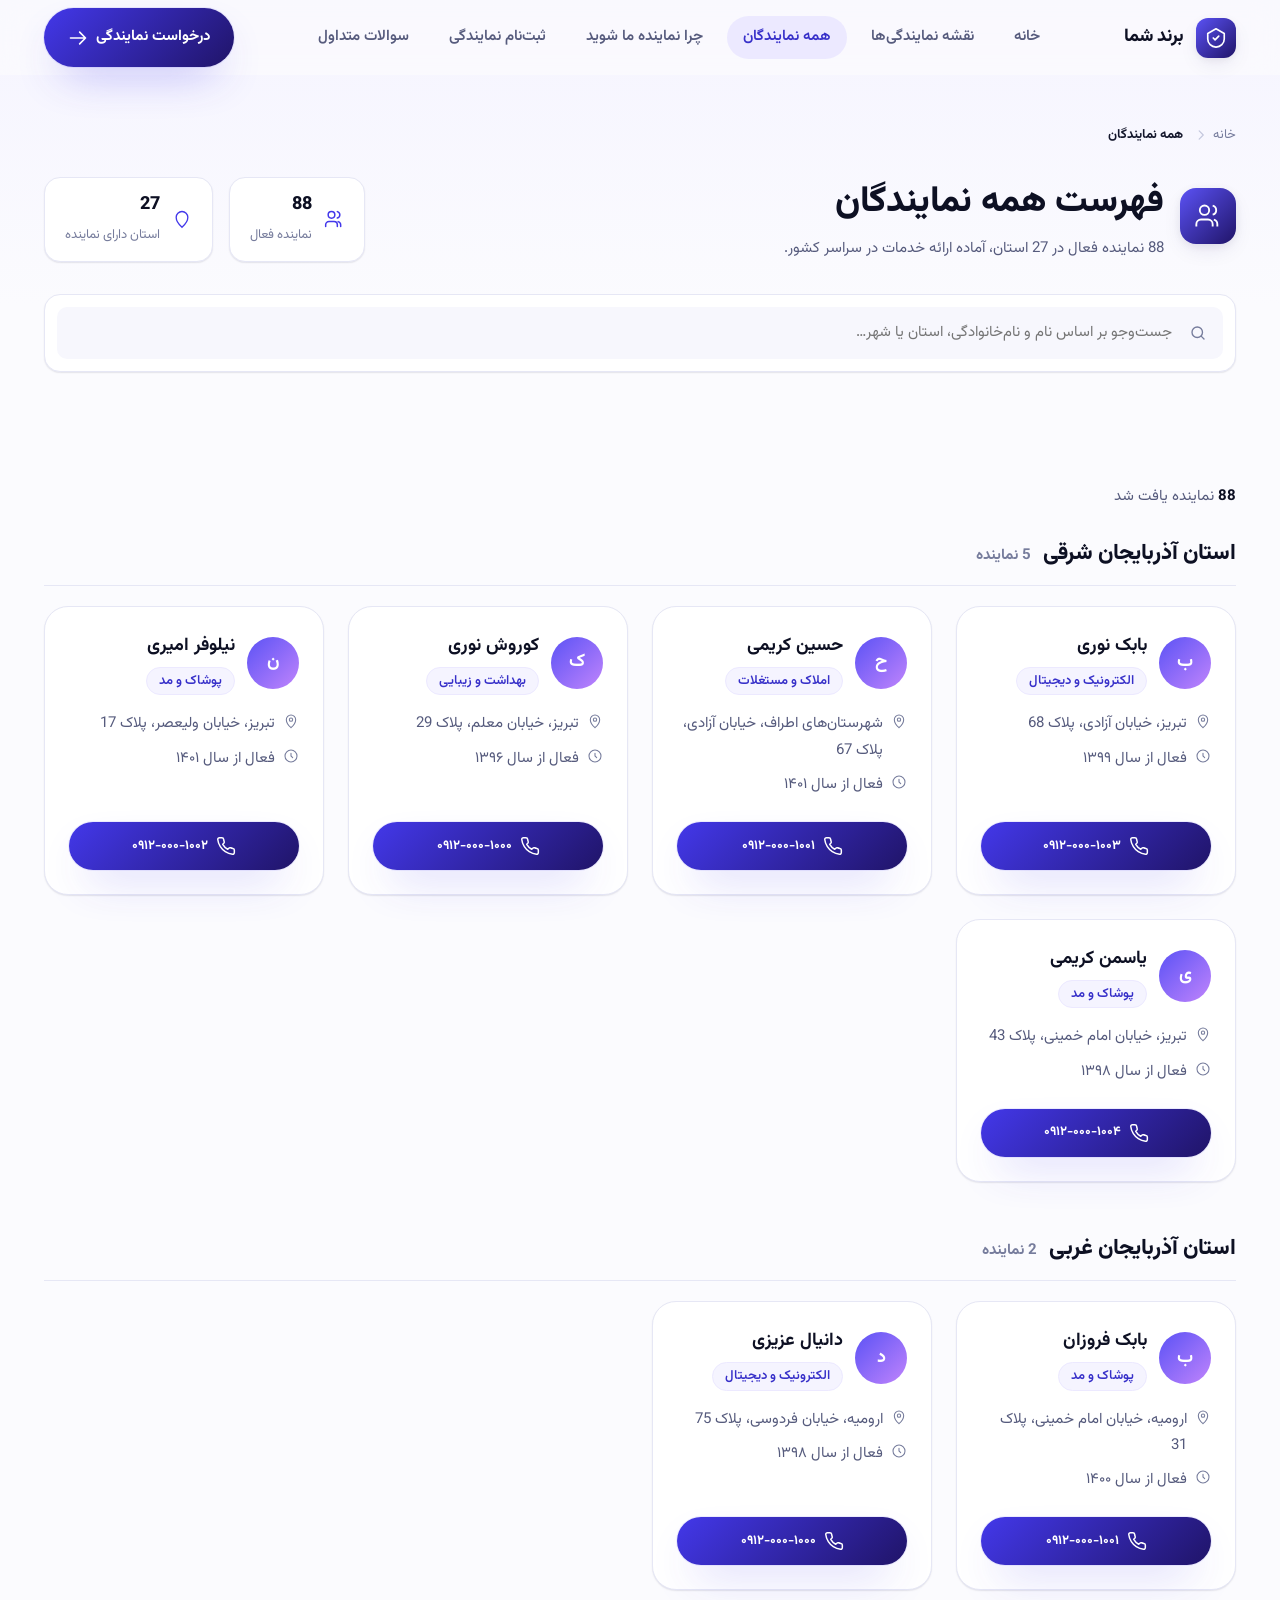
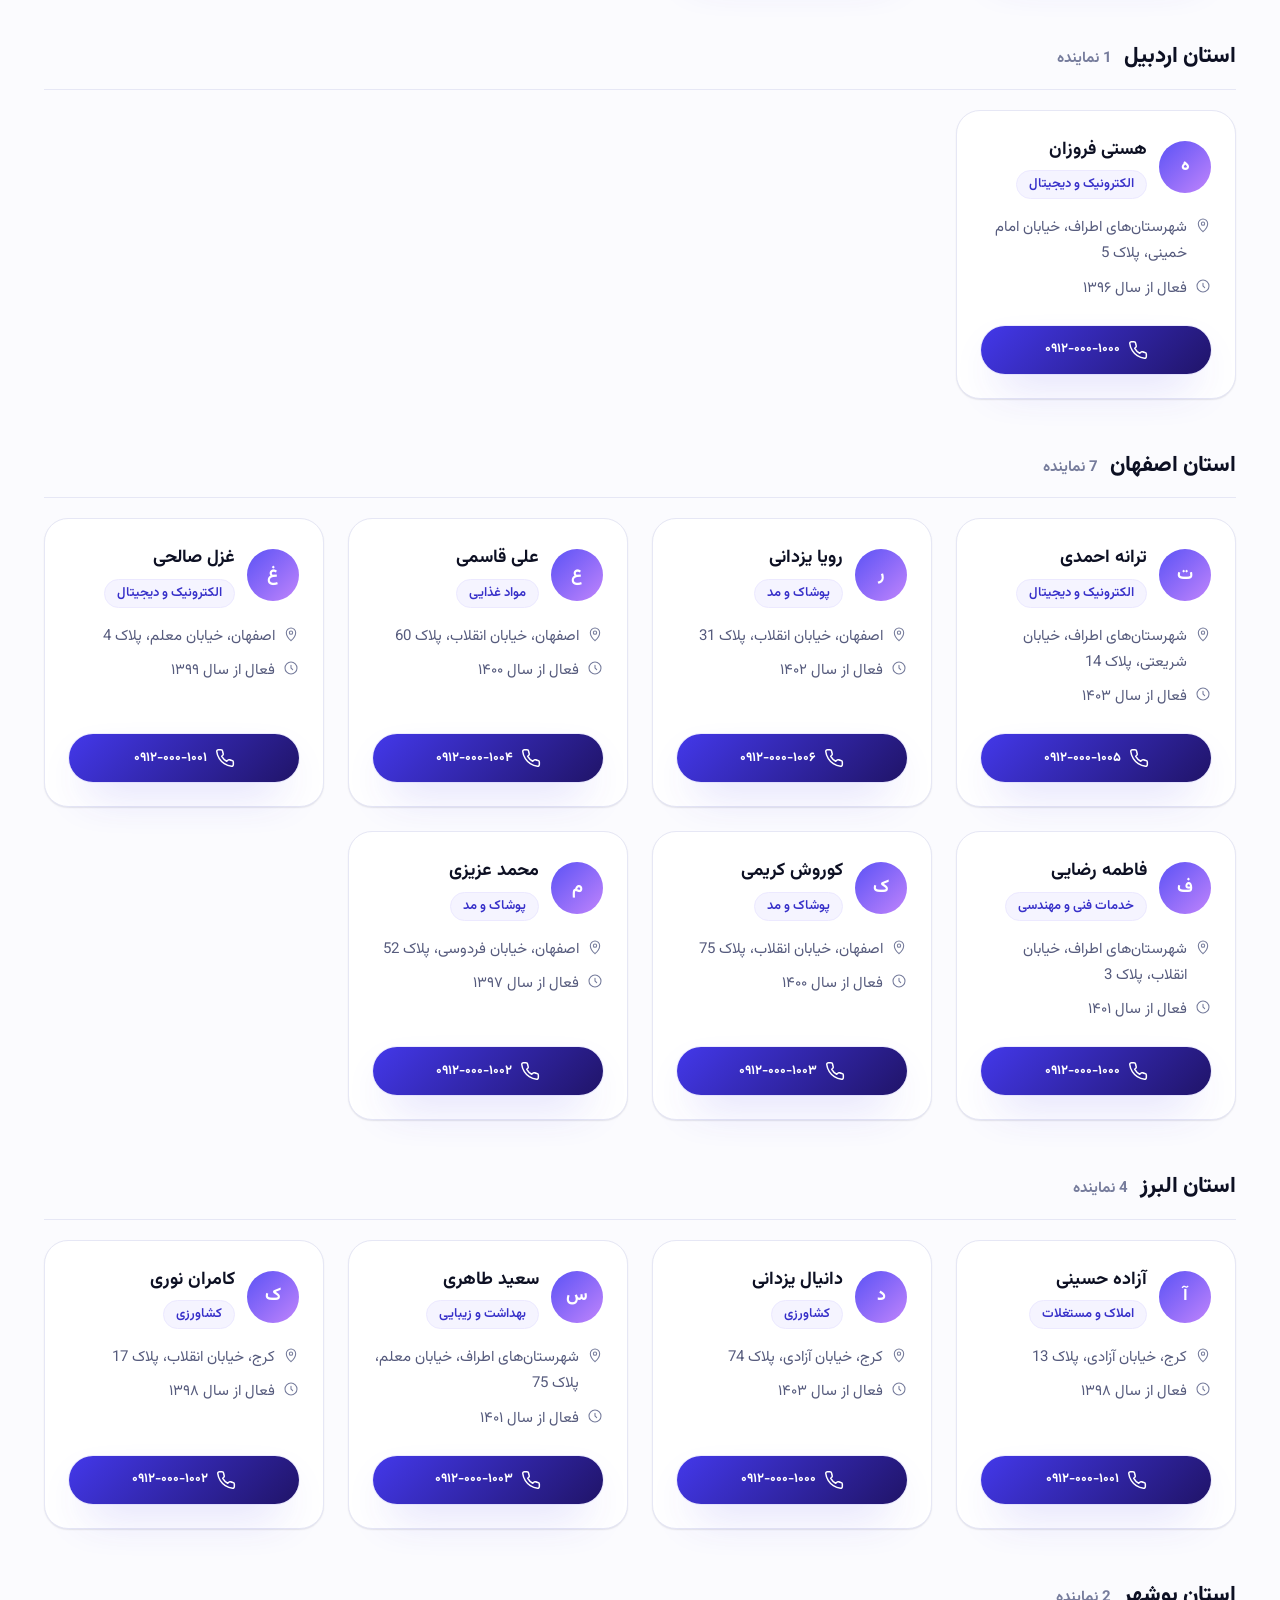
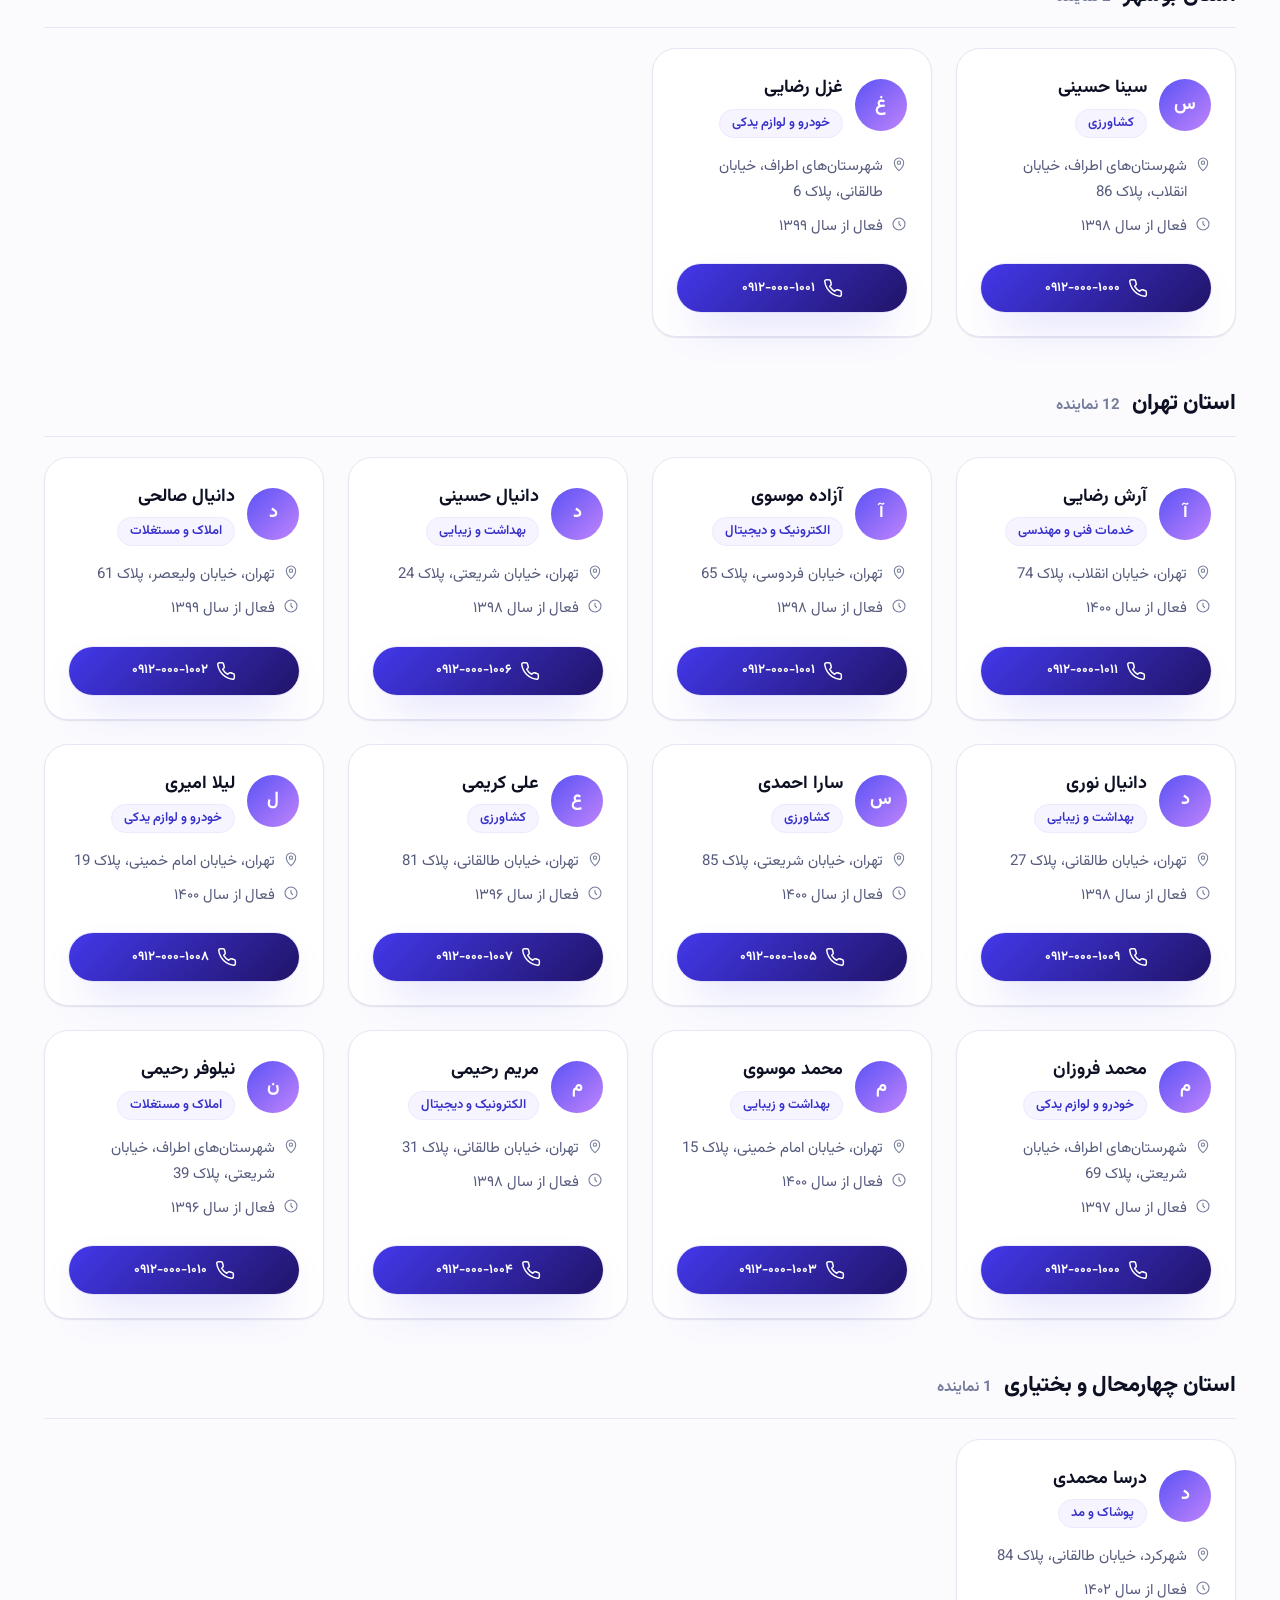
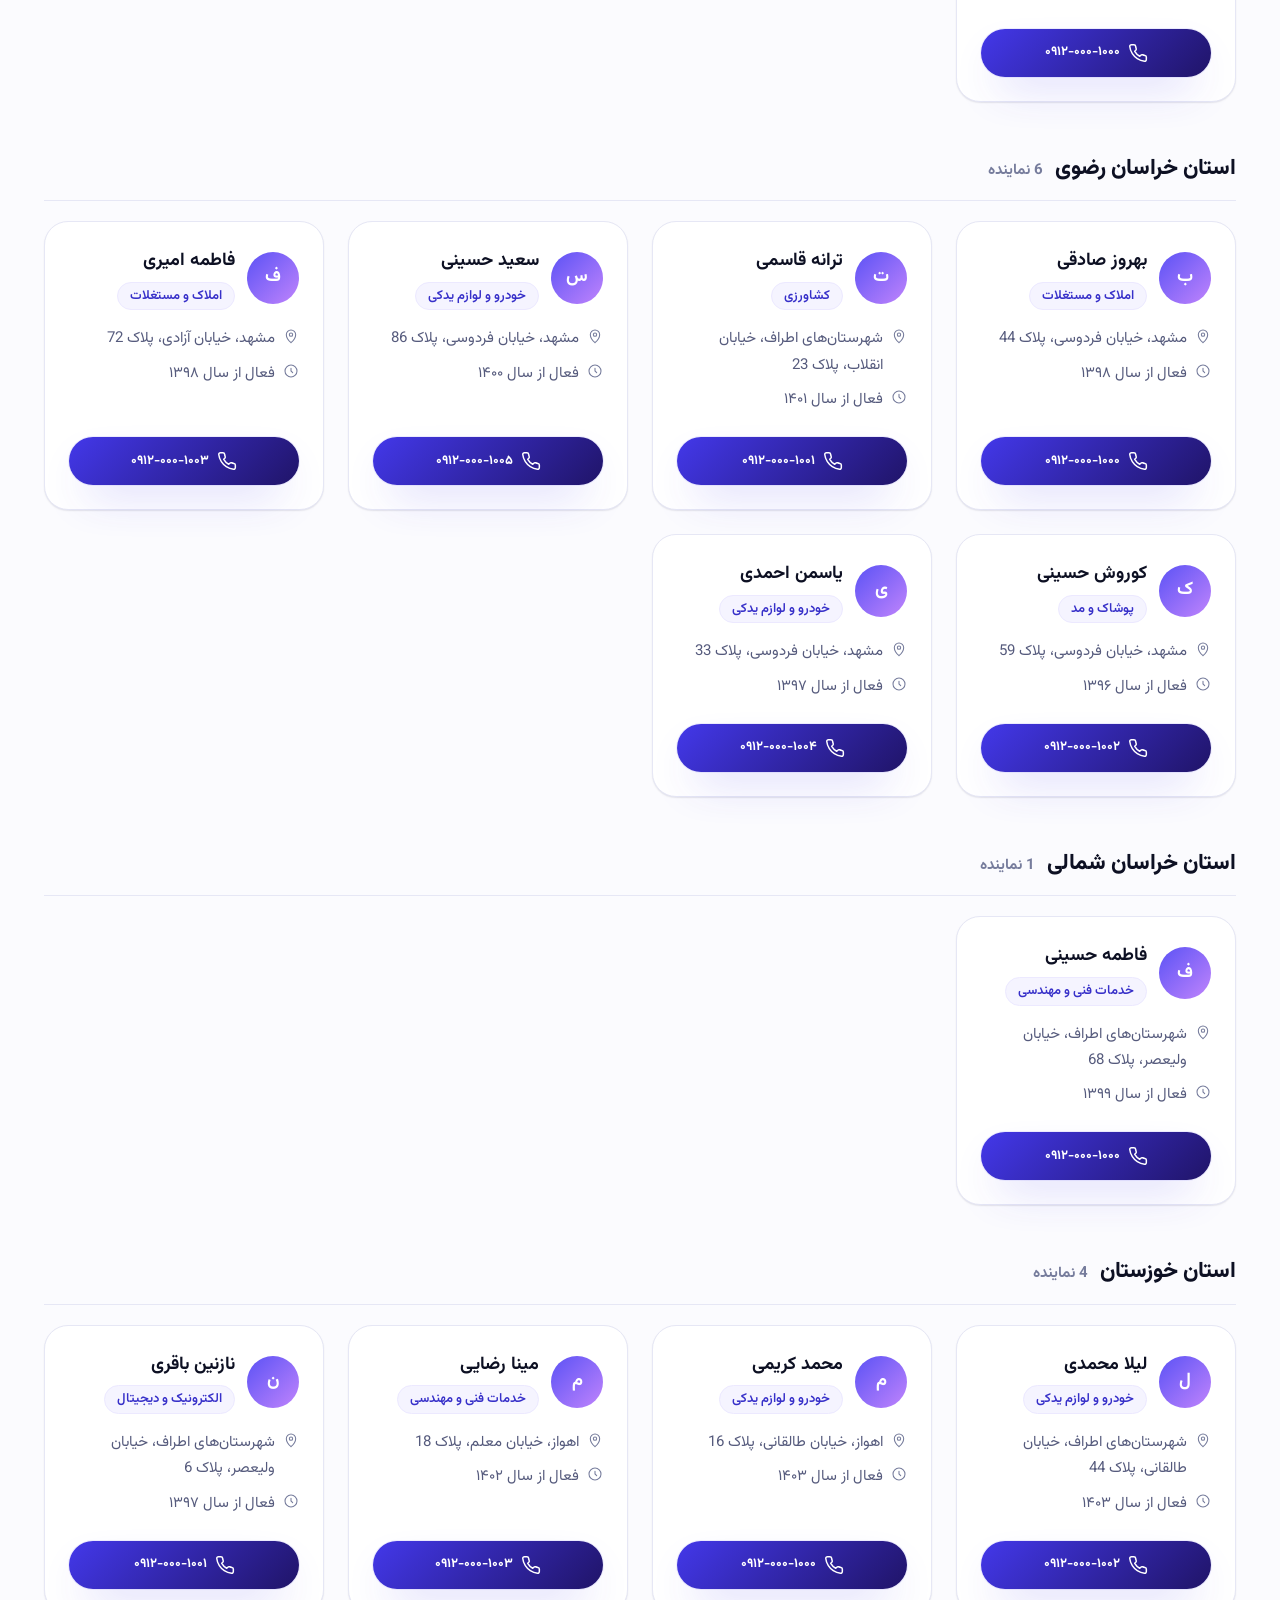
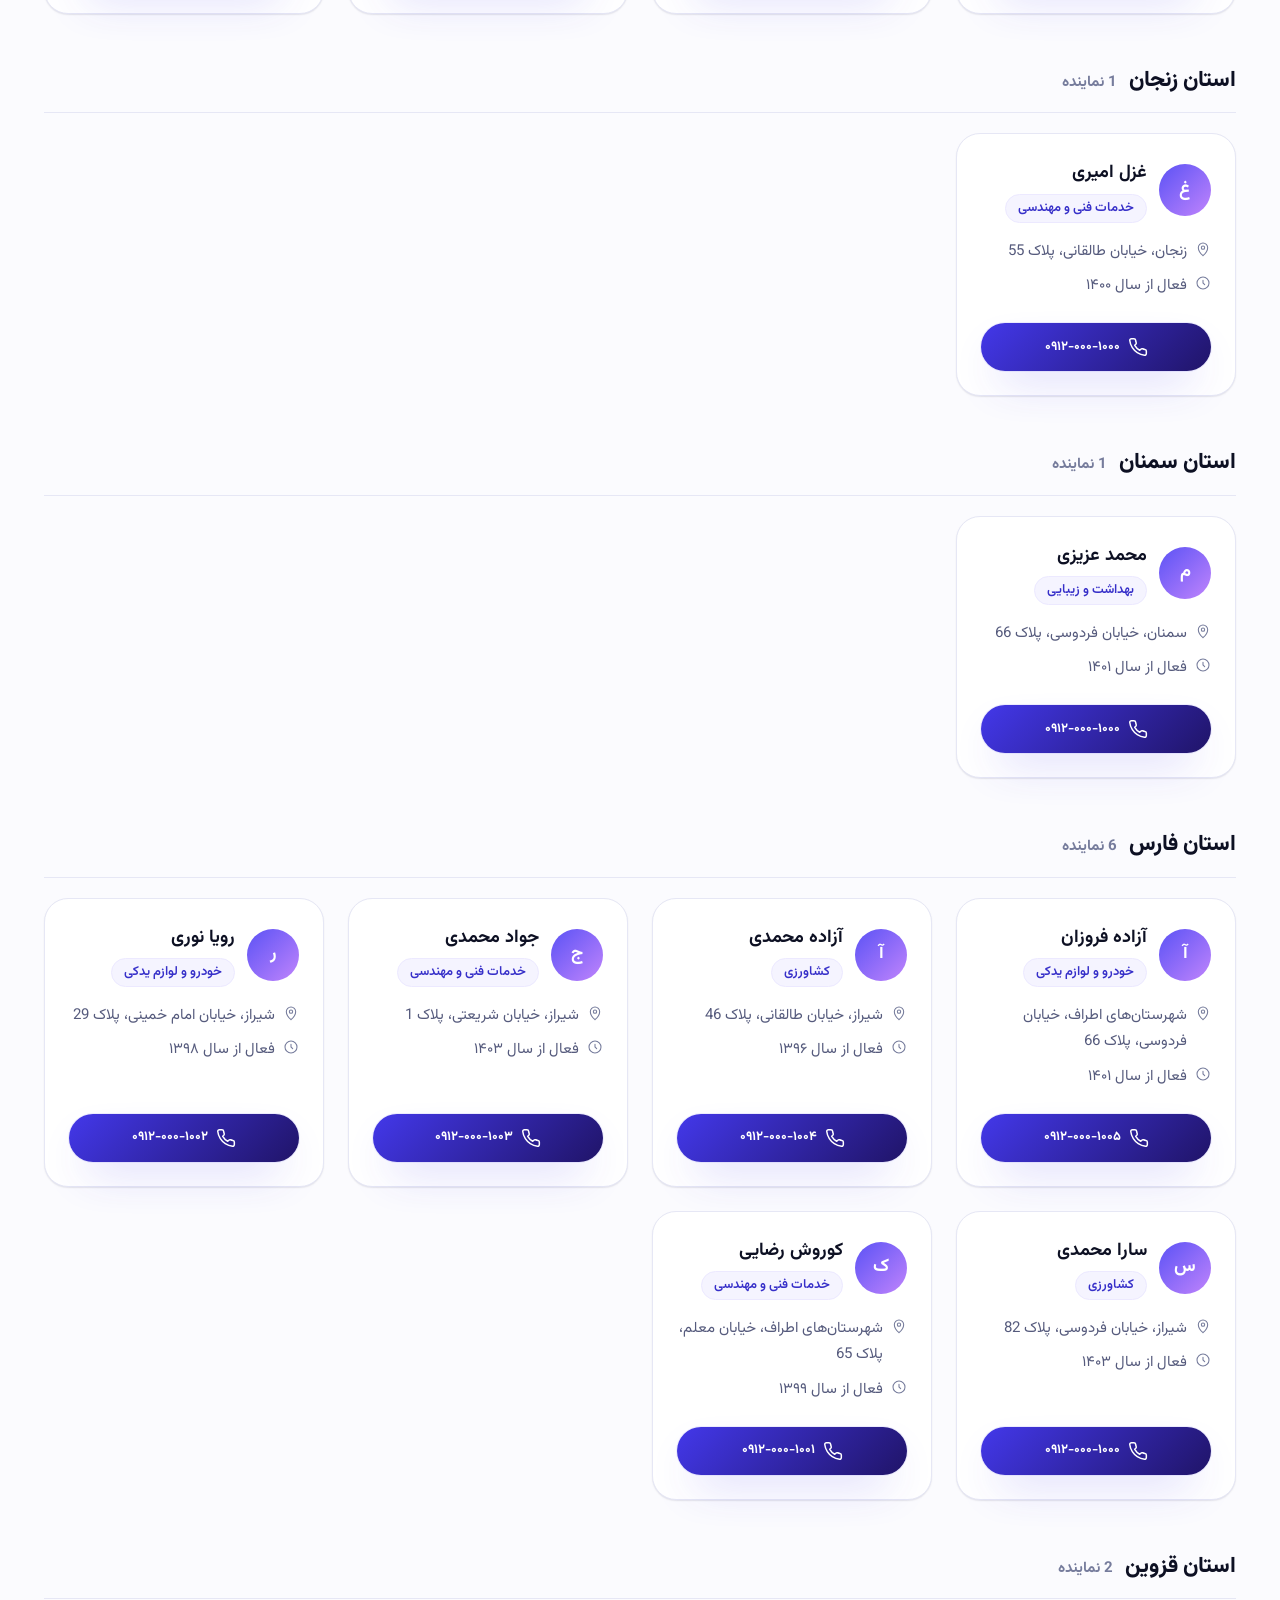
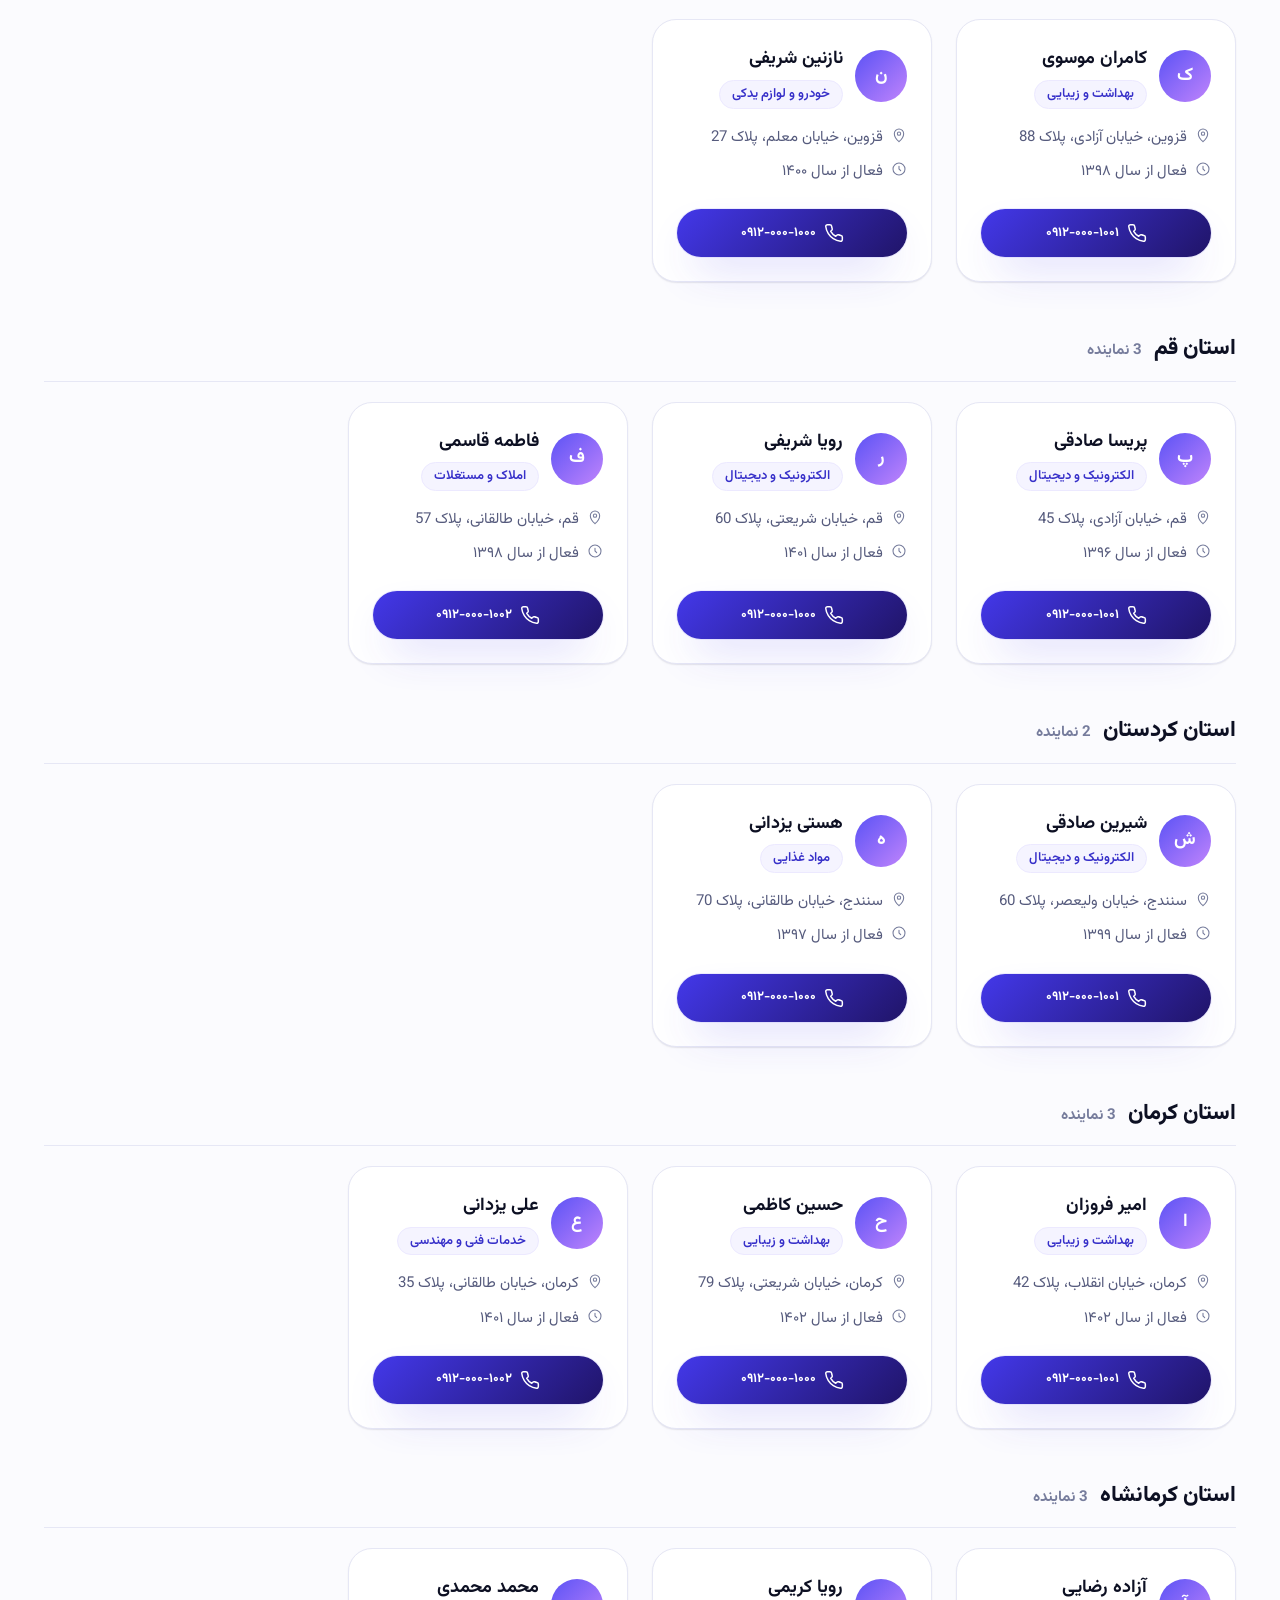
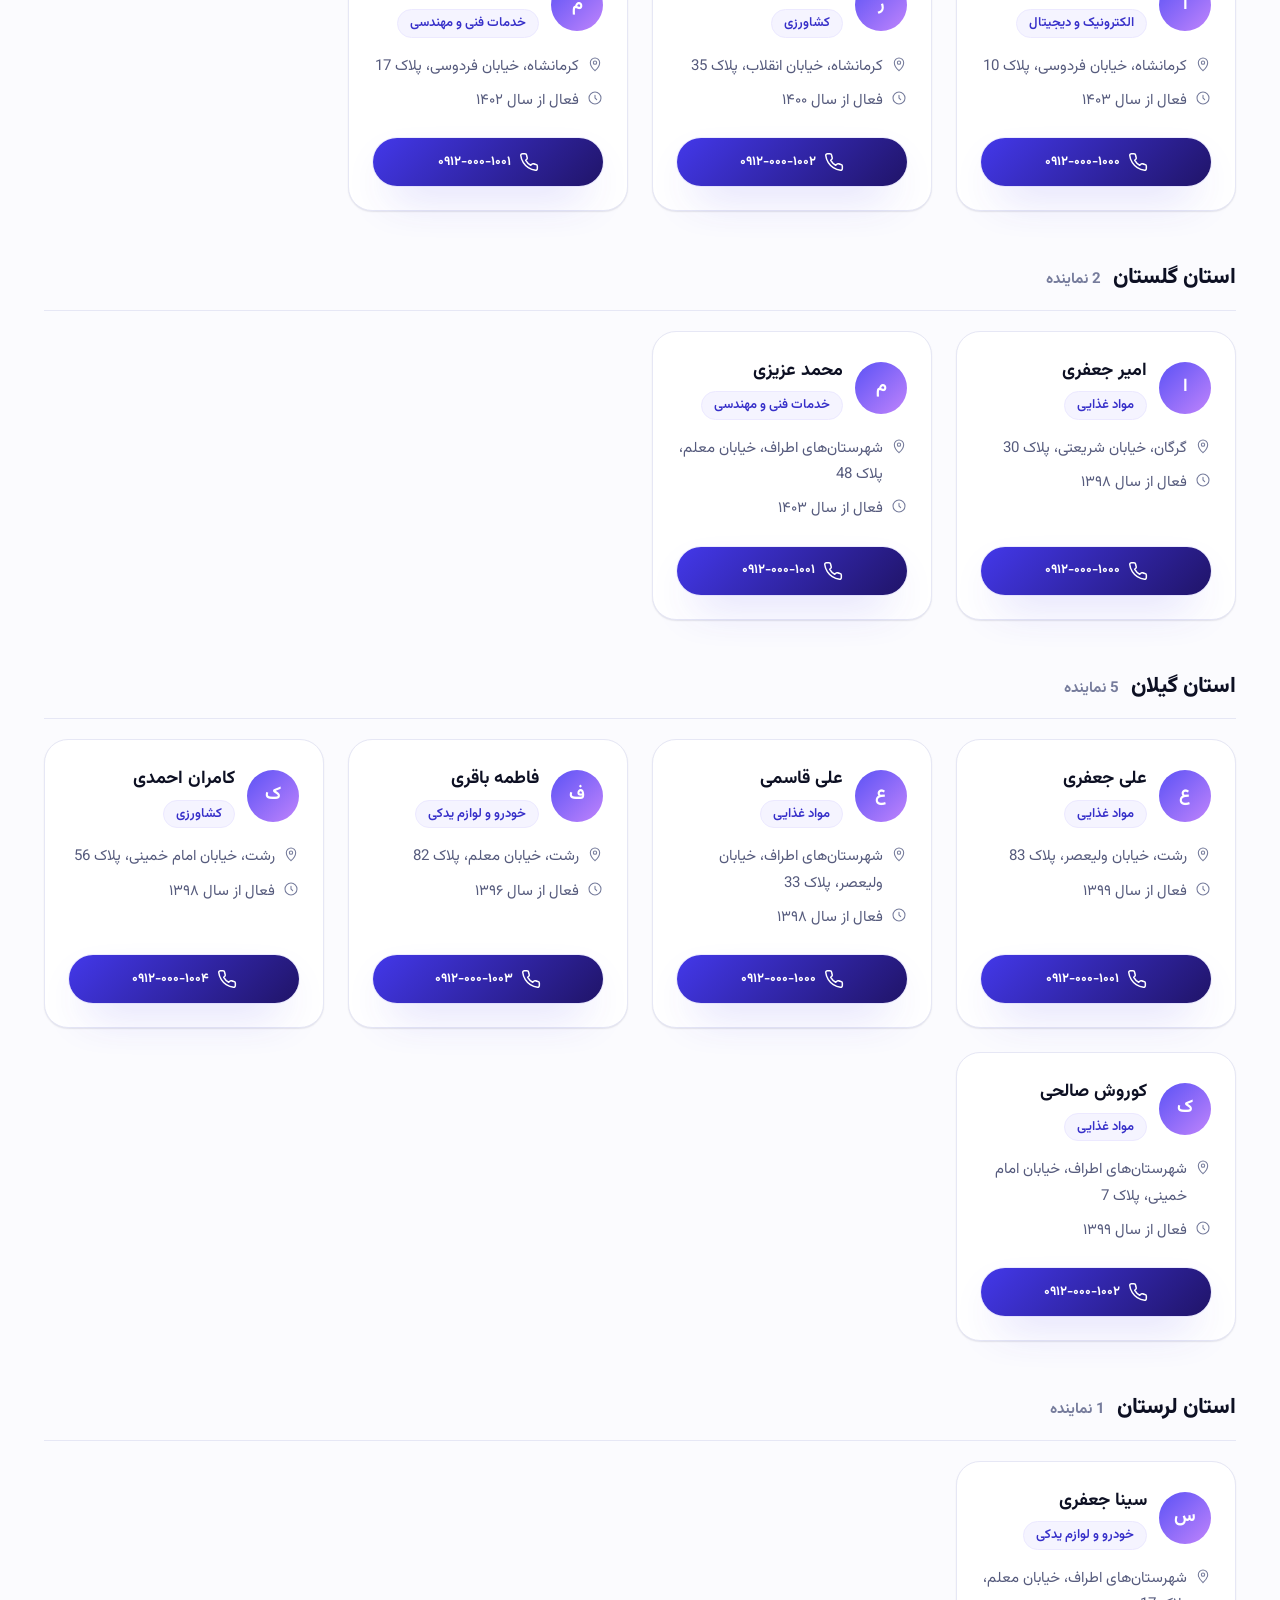
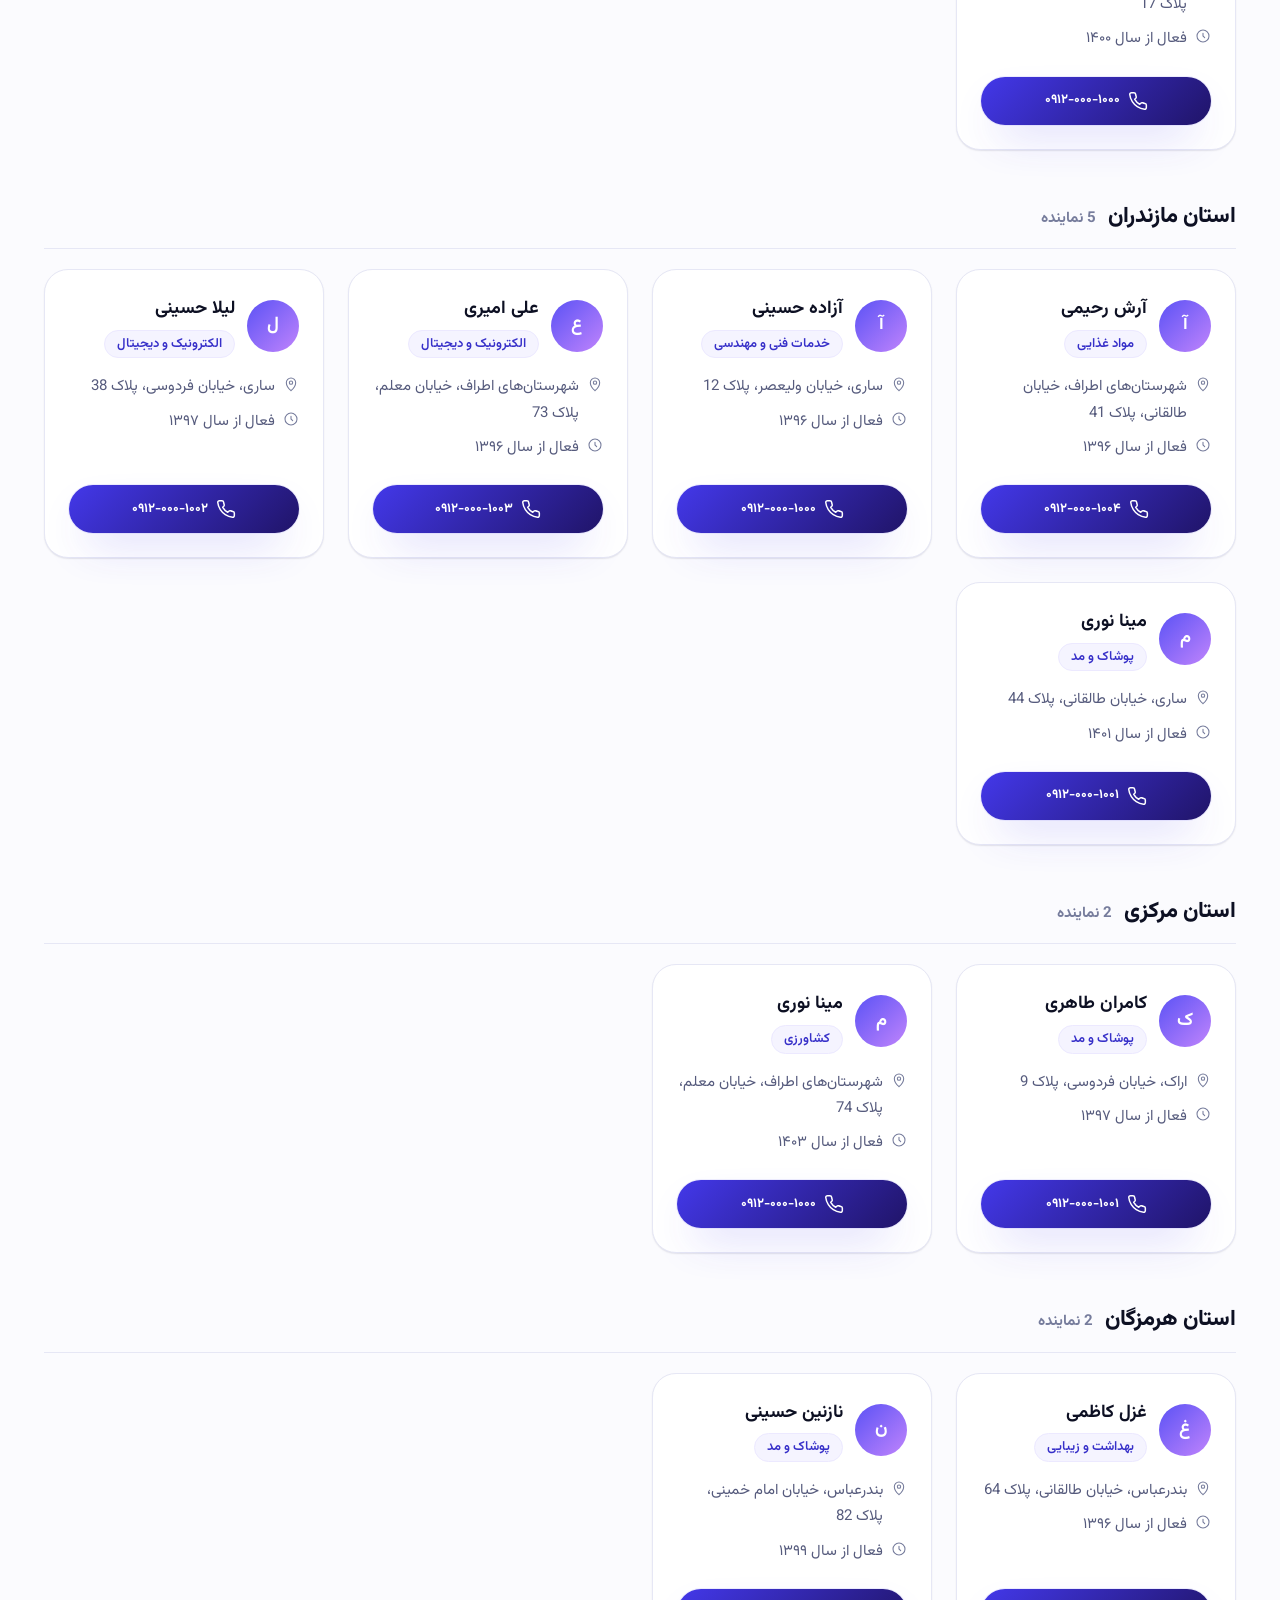
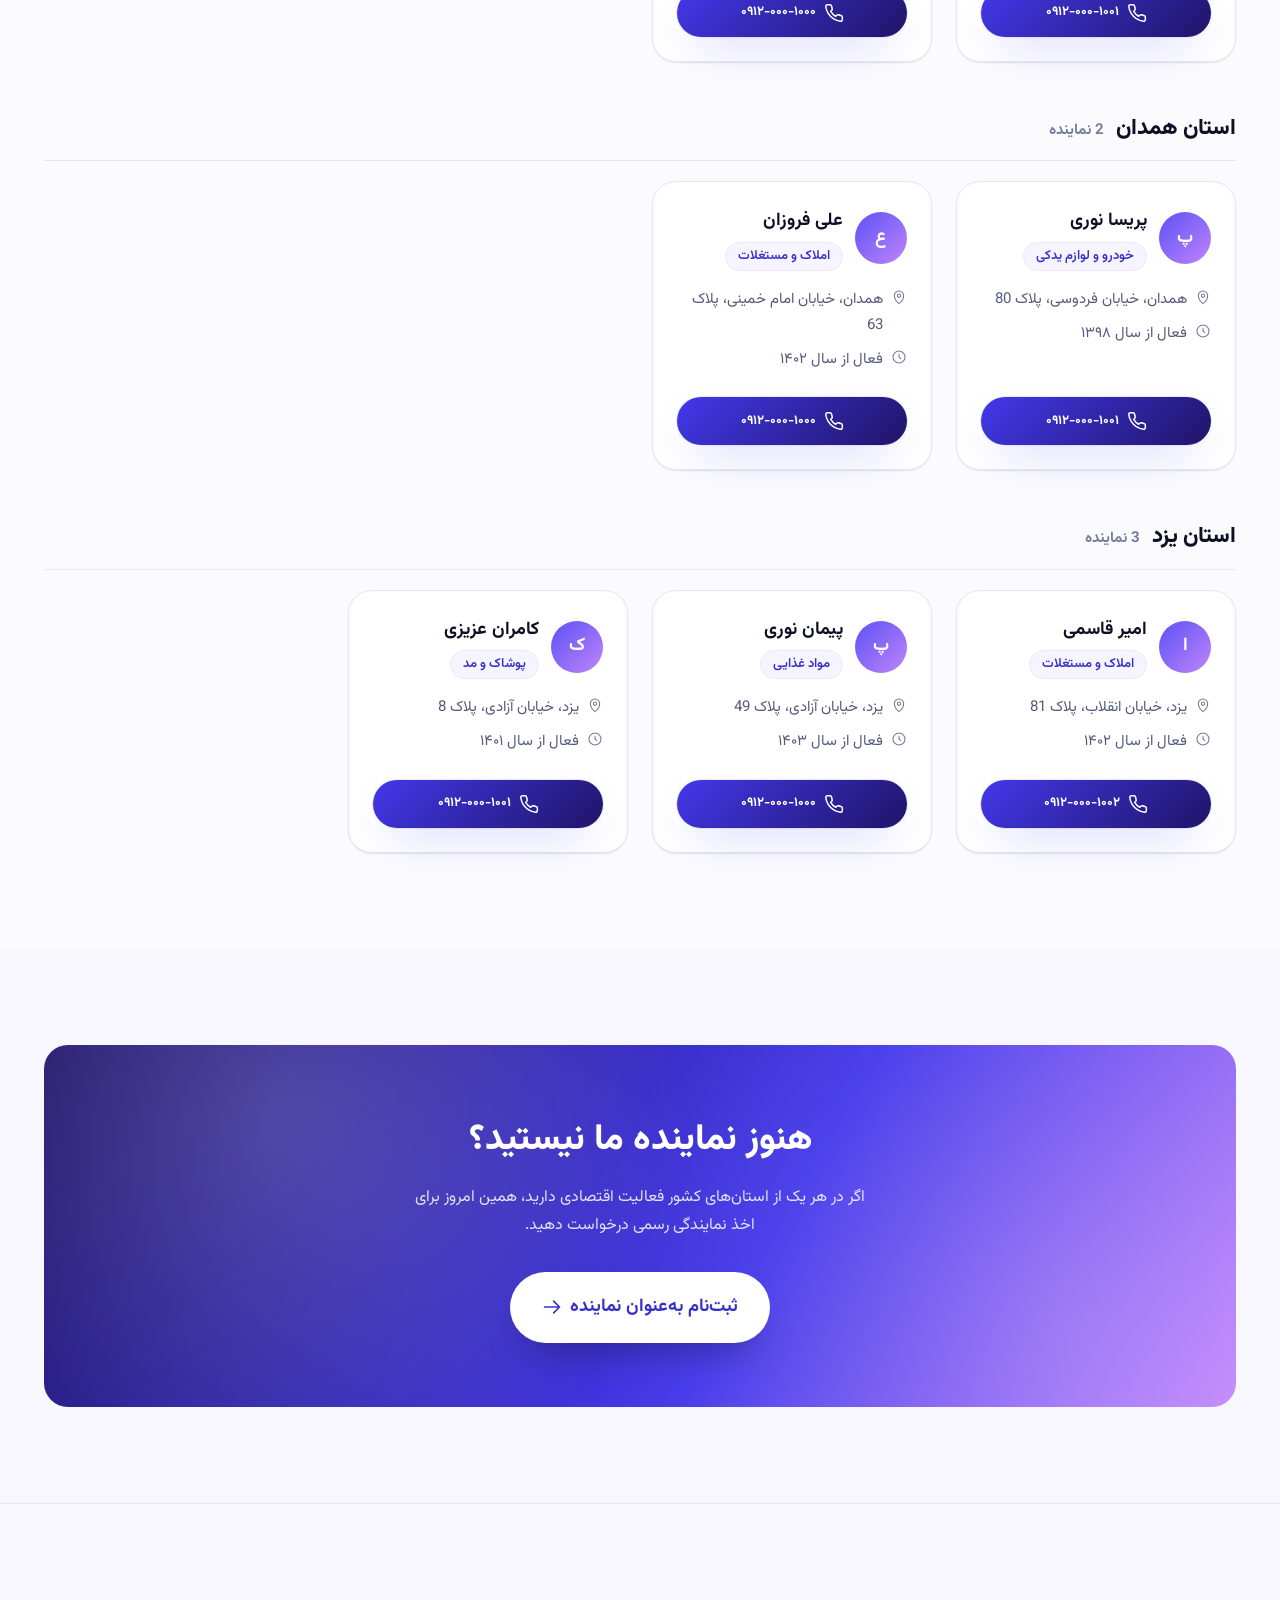
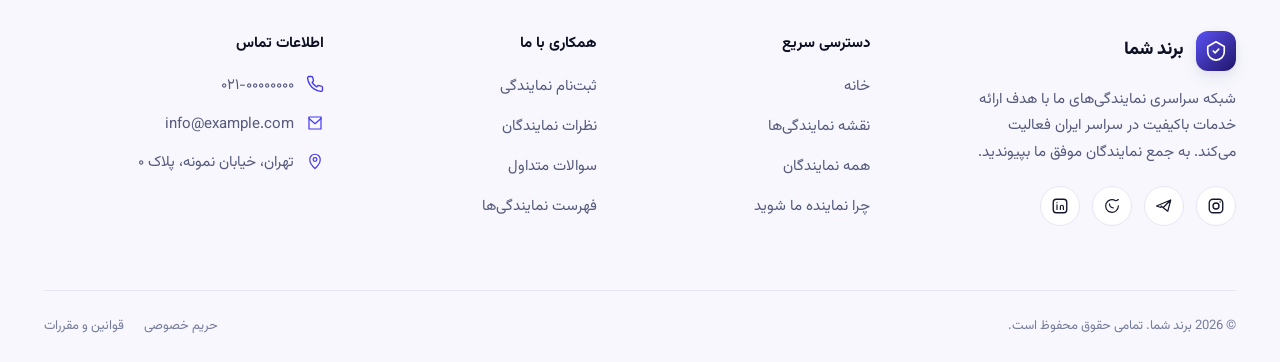
<file: all-representatives.html>
<!DOCTYPE html>
<html lang="fa" dir="rtl">
<head>
<meta charset="UTF-8">
<meta name="viewport" content="width=device-width, initial-scale=1">
<title>فهرست همه نمایندگان | برند شما</title>
<meta name="description" content="فهرست کامل نمایندگان فعال ما به تفکیک استان — جست‌وجو بر اساس نام، استان یا شهر.">
<meta name="theme-color" content="#fbfbfe">

<link rel="preconnect" href="https://fonts.googleapis.com">
<link rel="preconnect" href="https://fonts.gstatic.com" crossorigin>
<link href="https://fonts.googleapis.com/css2?family=Vazirmatn:wght@100..900&display=swap" rel="stylesheet">

<link rel="stylesheet" href="assets/css/style.css?v=1.7">
<link rel="icon" href="data:image/svg+xml,%3Csvg xmlns='http://www.w3.org/2000/svg' viewBox='0 0 24 24'%3E%3Crect width='24' height='24' rx='6' fill='%234338ea'/%3E%3Cpath d='M7 12l3.5 3.5L17 8' stroke='white' stroke-width='2' fill='none' stroke-linecap='round' stroke-linejoin='round'/%3E%3C/svg%3E">
</head>
<body>

<a href="#main" class="skip-link">رفتن به محتوای اصلی</a>

<!-- =======================================================
     HEADER
======================================================= -->
<header class="site-header">
  <div class="container">
    <a href="index.html#hero" class="brand">
      <span class="brand-mark" aria-hidden="true">
        <svg viewBox="0 0 24 24" fill="none"><path d="M12 2 3 7v6c0 5 4 8.5 9 9 5-.5 9-4 9-9V7l-9-5Z" stroke="currentColor" stroke-width="1.8" stroke-linejoin="round"/><path d="M9 12l2 2 4-4" stroke="currentColor" stroke-width="1.8" stroke-linecap="round" stroke-linejoin="round"/></svg>
      </span>
      برند شما
    </a>

    <nav class="main-nav" id="mainNav" aria-label="منوی اصلی">
      <ul>
        <li><a href="index.html#hero">خانه</a></li>
        <li><a href="index.html#map">نقشه نمایندگی‌ها</a></li>
        <li><a href="all-representatives.html" class="is-active">همه نمایندگان</a></li>
        <li><a href="index.html#benefits">چرا نماینده ما شوید</a></li>
        <li><a href="index.html#apply">ثبت‌نام نمایندگی</a></li>
        <li><a href="index.html#faq">سوالات متداول</a></li>
      </ul>
    </nav>

    <div class="header-cta">
      <a href="index.html#apply" class="btn btn-primary" aria-label="درخواست نمایندگی">
        <span>درخواست نمایندگی</span>
        <svg viewBox="0 0 24 24" fill="none" aria-hidden="true"><path d="M14 5l7 7-7 7M21 12H3" stroke="currentColor" stroke-width="2" stroke-linecap="round" stroke-linejoin="round"/></svg>
      </a>
      <button class="nav-toggle" aria-label="باز و بسته کردن منو" aria-expanded="false" aria-controls="mainNav">
        <span></span>
      </button>
    </div>
  </div>
</header>

<main id="main">

  <!-- =======================================================
       عنوان + آمار + جست‌وجوی AJAX
  ======================================================= -->
  <section class="reps-hero">
    <div class="container">
      <nav class="breadcrumb" aria-label="مسیر صفحه">
        <a href="index.html#hero">خانه</a>
        <svg class="sep" viewBox="0 0 24 24" fill="none" aria-hidden="true"><path d="m14 5 7 7-7 7" stroke="currentColor" stroke-width="2" stroke-linecap="round" stroke-linejoin="round"/></svg>
        <span class="current">همه نمایندگان</span>
      </nav>

      <div class="reps-hero-top">
        <div class="reps-title-row">
          <span class="province-pin" aria-hidden="true">
            <svg viewBox="0 0 24 24" fill="none"><path d="M16 21v-2a4 4 0 0 0-4-4H6a4 4 0 0 0-4 4v2M9 11a4 4 0 1 0 0-8 4 4 0 0 0 0 8Zm11 10v-2a4 4 0 0 0-3-3.87M16 3.13a4 4 0 0 1 0 7.75" stroke="currentColor" stroke-width="1.6"/></svg>
          </span>
          <div class="reps-title">
            <h1>فهرست همه نمایندگان</h1>
            <p id="allRepsSubtitle">در حال بارگذاری فهرست نمایندگان…</p>
          </div>
        </div>

        <div class="reps-stats" id="allRepsStats" hidden>
          <div class="reps-stat-chip">
            <svg viewBox="0 0 24 24" fill="none" aria-hidden="true"><path d="M16 21v-2a4 4 0 0 0-4-4H6a4 4 0 0 0-4 4v2M9 11a4 4 0 1 0 0-8 4 4 0 0 0 0 8Zm11 10v-2a4 4 0 0 0-3-3.87M16 3.13a4 4 0 0 1 0 7.75" stroke="currentColor" stroke-width="1.8" stroke-linecap="round" stroke-linejoin="round"/></svg>
            <div><b id="allStatCount">0</b><span>نماینده فعال</span></div>
          </div>
          <div class="reps-stat-chip">
            <svg viewBox="0 0 24 24" fill="none" aria-hidden="true"><path d="M12 22s7-6.2 7-12a7 7 0 1 0-14 0c0 5.8 7 12 7 12Z" stroke="currentColor" stroke-width="1.6"/></svg>
            <div><b id="allStatProvinces">0</b><span>استان دارای نماینده</span></div>
          </div>
        </div>
      </div>

      <div class="reps-toolbar">
        <label class="reps-search">
          <span class="visually-hidden">جست‌وجو در نام، استان یا شهر نمایندگان</span>
          <svg viewBox="0 0 24 24" fill="none" aria-hidden="true"><circle cx="11" cy="11" r="7" stroke="currentColor" stroke-width="1.8"/><path d="m20 20-3.5-3.5" stroke="currentColor" stroke-width="1.8" stroke-linecap="round"/></svg>
          <input type="search" id="allRepsSearch" placeholder="جست‌وجو بر اساس نام و نام‌خانوادگی، استان یا شهر…" autocomplete="off">
          <span class="reps-search-spinner" id="allRepsSpinner" hidden aria-hidden="true"></span>
        </label>
      </div>
    </div>
  </section>

  <!-- =======================================================
       فهرست نمایندگان، به تفکیک استان
  ======================================================= -->
  <section class="section" style="padding-top:var(--sp-12)">
    <div class="container">

      <div class="reps-results-bar" id="allRepsResultsBar" hidden>
        <p><b id="allResultsCount">0</b> نماینده یافت شد</p>
      </div>

      <!-- گروه‌های نتیجه (هر استان، تیتر + گرید کارت‌ها) با جاوااسکریپت اینجا ساخته می‌شوند -->
      <div id="allRepsGroups"></div>

      <!-- حالت بارگذاری اولیه -->
      <div class="reps-empty" id="allRepsLoading">
        <div class="reps-empty-icon">
          <svg viewBox="0 0 24 24" fill="none" aria-hidden="true"><path d="M12 8v4l2.5 2.5" stroke="currentColor" stroke-width="1.6" stroke-linecap="round"/><circle cx="12" cy="12" r="9" stroke="currentColor" stroke-width="1.6"/></svg>
        </div>
        <h2>در حال بارگذاری فهرست نمایندگان…</h2>
      </div>

      <!-- حالت "هنوز هیچ نماینده‌ای در کل کشور ثبت نشده" -->
      <div class="reps-empty" id="allRepsEmptyState" hidden>
        <div class="reps-empty-icon">
          <svg viewBox="0 0 24 24" fill="none" aria-hidden="true"><path d="M16 21v-2a4 4 0 0 0-4-4H6a4 4 0 0 0-4 4v2M9 11a4 4 0 1 0 0-8 4 4 0 0 0 0 8Zm11 10v-2a4 4 0 0 0-3-3.87M16 3.13a4 4 0 0 1 0 7.75" stroke="currentColor" stroke-width="1.8" stroke-linecap="round" stroke-linejoin="round"/></svg>
        </div>
        <h2>هنوز هیچ نماینده‌ای ثبت نشده</h2>
        <p>به محض تأیید اولین درخواست نمایندگی از پنل مدیریت، نام و اطلاعات نماینده‌ها همین‌جا نمایش داده می‌شود.</p>
        <div class="btn-row">
          <a href="index.html#apply" class="btn btn-primary btn-lg">
            <span>ثبت‌نام به‌عنوان نماینده</span>
            <svg viewBox="0 0 24 24" fill="none" aria-hidden="true"><path d="M14 5l7 7-7 7M21 12H3" stroke="currentColor" stroke-width="2" stroke-linecap="round" stroke-linejoin="round"/></svg>
          </a>
        </div>
      </div>

      <!-- حالت "نتیجه‌ای برای این جست‌وجو پیدا نشد" -->
      <div class="reps-empty" id="allRepsNoMatchState" hidden>
        <div class="reps-empty-icon">
          <svg viewBox="0 0 24 24" fill="none" aria-hidden="true"><circle cx="11" cy="11" r="7" stroke="currentColor" stroke-width="1.8"/><path d="m20 20-3.5-3.5" stroke="currentColor" stroke-width="1.8" stroke-linecap="round"/></svg>
        </div>
        <h2>نتیجه‌ای پیدا نشد</h2>
        <p>هیچ نماینده‌ای با این نام، استان یا شهر پیدا نشد. عبارت جست‌وجو را تغییر دهید.</p>
        <div class="btn-row">
          <button type="button" class="btn btn-ghost" id="allClearSearchBtn">پاک‌کردن جست‌وجو</button>
        </div>
      </div>

      <!-- حالت خطا در ارتباط با سرور -->
      <div class="reps-empty" id="allRepsErrorState" hidden>
        <div class="reps-empty-icon">
          <svg viewBox="0 0 24 24" fill="none" aria-hidden="true"><path d="M12 8v5m0 3h.01M12 2 2 20h20L12 2Z" stroke="currentColor" stroke-width="1.8" stroke-linecap="round" stroke-linejoin="round"/></svg>
        </div>
        <h2>در حال حاضر امکان بارگذاری فهرست نیست</h2>
        <p>اتصال به سرور برقرار نشد. لطفاً چند لحظه دیگر دوباره تلاش کنید.</p>
      </div>

    </div>
  </section>

  <!-- =======================================================
       CTA پایانی
  ======================================================= -->
  <section class="section section-alt">
    <div class="container">
      <div class="cta-banner">
        <h2>هنوز نماینده ما نیستید؟</h2>
        <p>اگر در هر یک از استان‌های کشور فعالیت اقتصادی دارید، همین امروز برای اخذ نمایندگی رسمی درخواست دهید.</p>
        <a href="index.html#apply" class="btn btn-primary btn-lg">
          <span>ثبت‌نام به‌عنوان نماینده</span>
          <svg viewBox="0 0 24 24" fill="none" aria-hidden="true"><path d="M14 5l7 7-7 7M21 12H3" stroke="currentColor" stroke-width="2" stroke-linecap="round" stroke-linejoin="round"/></svg>
        </a>
      </div>
    </div>
  </section>

</main>

<!-- =======================================================
     FOOTER
======================================================= -->
<footer class="site-footer">
  <svg class="footer-wave" viewBox="0 0 1440 80" preserveAspectRatio="none" aria-hidden="true">
    <path fill="currentColor" d="M0 40 C 240 90 480 0 720 30 C 960 60 1200 10 1440 40 L1440 0 L0 0 Z" opacity=".5"></path>
  </svg>

  <div class="container">
    <div class="footer-top">
      <div class="footer-brand">
        <a href="index.html#hero" class="brand">
          <span class="brand-mark" aria-hidden="true">
            <svg viewBox="0 0 24 24" fill="none"><path d="M12 2 3 7v6c0 5 4 8.5 9 9 5-.5 9-4 9-9V7l-9-5Z" stroke="currentColor" stroke-width="1.8" stroke-linejoin="round"/><path d="M9 12l2 2 4-4" stroke="currentColor" stroke-width="1.8" stroke-linecap="round" stroke-linejoin="round"/></svg>
          </span>
          برند شما
        </a>
        <p>شبکه سراسری نمایندگی‌های ما با هدف ارائه خدمات باکیفیت در سراسر ایران فعالیت می‌کند. به جمع نمایندگان موفق ما بپیوندید.</p>
        <div class="social-row" aria-label="شبکه‌های اجتماعی">
          <a href="#" aria-label="اینستاگرام"><svg viewBox="0 0 24 24" fill="none"><rect x="3" y="3" width="18" height="18" rx="5" stroke="currentColor" stroke-width="1.8"/><circle cx="12" cy="12" r="4" stroke="currentColor" stroke-width="1.8"/><circle cx="17.5" cy="6.5" r="1" fill="currentColor"/></svg></a>
          <a href="#" aria-label="تلگرام"><svg viewBox="0 0 24 24" fill="none"><path d="m21 4-19 8 6 2m13-10-4 15-9-7m13-8L11 14" stroke="currentColor" stroke-width="1.6" stroke-linecap="round" stroke-linejoin="round"/></svg></a>
          <a href="#" aria-label="واتس‌اپ"><svg viewBox="0 0 24 24" fill="none"><path d="M20.5 11.9a8.5 8.5 0 1 1-3.7-7M20.5 3.5 17.3 5" stroke="currentColor" stroke-width="1.6" stroke-linecap="round"/><path d="M8.5 9.3c.3 2.7 2.5 4.9 5.2 5.2" stroke="currentColor" stroke-width="1.6" stroke-linecap="round"/></svg></a>
          <a href="#" aria-label="لینکدین"><svg viewBox="0 0 24 24" fill="none"><rect x="3" y="3" width="18" height="18" rx="4" stroke="currentColor" stroke-width="1.8"/><path d="M8 10.5v6M8 7.5v.01M12.5 16.5v-3.5a2 2 0 0 1 4 0v3.5" stroke="currentColor" stroke-width="1.6" stroke-linecap="round"/></svg></a>
        </div>
      </div>

      <div class="footer-col">
        <h4>دسترسی سریع</h4>
        <ul>
          <li><a href="index.html#hero">خانه</a></li>
          <li><a href="index.html#map">نقشه نمایندگی‌ها</a></li>
          <li><a href="all-representatives.html">همه نمایندگان</a></li>
          <li><a href="index.html#benefits">چرا نماینده ما شوید</a></li>
        </ul>
      </div>

      <div class="footer-col">
        <h4>همکاری با ما</h4>
        <ul>
          <li><a href="index.html#apply">ثبت‌نام نمایندگی</a></li>
          <li><a href="index.html#testimonials">نظرات نمایندگان</a></li>
          <li><a href="index.html#faq">سوالات متداول</a></li>
          <li><a href="index.html#map">فهرست نمایندگی‌ها</a></li>
        </ul>
      </div>

      <div class="footer-col">
        <h4>اطلاعات تماس</h4>
        <ul class="footer-contact">
          <li><svg viewBox="0 0 24 24" fill="none"><path d="M22 16.92v3a2 2 0 0 1-2.18 2 19.79 19.79 0 0 1-8.63-3.07 19.5 19.5 0 0 1-6-6 19.79 19.79 0 0 1-3.07-8.67A2 2 0 0 1 4.11 2h3a2 2 0 0 1 2 1.72c.127.96.361 1.903.7 2.81a2 2 0 0 1-.45 2.11L8.09 9.91a16 16 0 0 0 6 6l1.27-1.27a2 2 0 0 1 2.11-.45c.907.339 1.85.573 2.81.7A2 2 0 0 1 22 16.92Z" stroke="currentColor" stroke-width="1.8" stroke-linecap="round" stroke-linejoin="round"/></svg><span>۰۲۱-۰۰۰۰۰۰۰۰</span></li>
          <li><svg viewBox="0 0 24 24" fill="none"><path d="M4 4h16v16H4V4Z" stroke="currentColor" stroke-width="1.6"/><path d="m4 6 8 7 8-7" stroke="currentColor" stroke-width="1.6" stroke-linecap="round" stroke-linejoin="round"/></svg><span>info@example.com</span></li>
          <li><svg viewBox="0 0 24 24" fill="none"><path d="M12 22s7-6.2 7-12a7 7 0 1 0-14 0c0 5.8 7 12 7 12Z" stroke="currentColor" stroke-width="1.6"/><circle cx="12" cy="10" r="2.5" stroke="currentColor" stroke-width="1.6"/></svg><span>تهران، خیابان نمونه، پلاک ۰</span></li>
        </ul>
      </div>
    </div>

    <div class="footer-bottom">
      <span>© <span id="year"></span> برند شما. تمامی حقوق محفوظ است.</span>
      <div class="footer-bottom-links">
        <a href="#">حریم خصوصی</a>
        <a href="#">قوانین و مقررات</a>
      </div>
    </div>
  </div>
</footer>

<button class="to-top" aria-label="بازگشت به بالای صفحه">
  <svg viewBox="0 0 24 24" fill="none" aria-hidden="true"><path d="M12 19V5M5 12l7-7 7 7" stroke="currentColor" stroke-width="2" stroke-linecap="round" stroke-linejoin="round"/></svg>
</button>

<script src="https://cdnjs.cloudflare.com/ajax/libs/gsap/3.12.5/gsap.min.js"></script>
<script src="assets/js/provinces-data.js?v=1.7"></script>
<script src="assets/js/representatives-data.js?v=1.7"></script>
<script src="assets/js/all-representatives.js?v=1.7"></script>
</body>
</html>
</file>
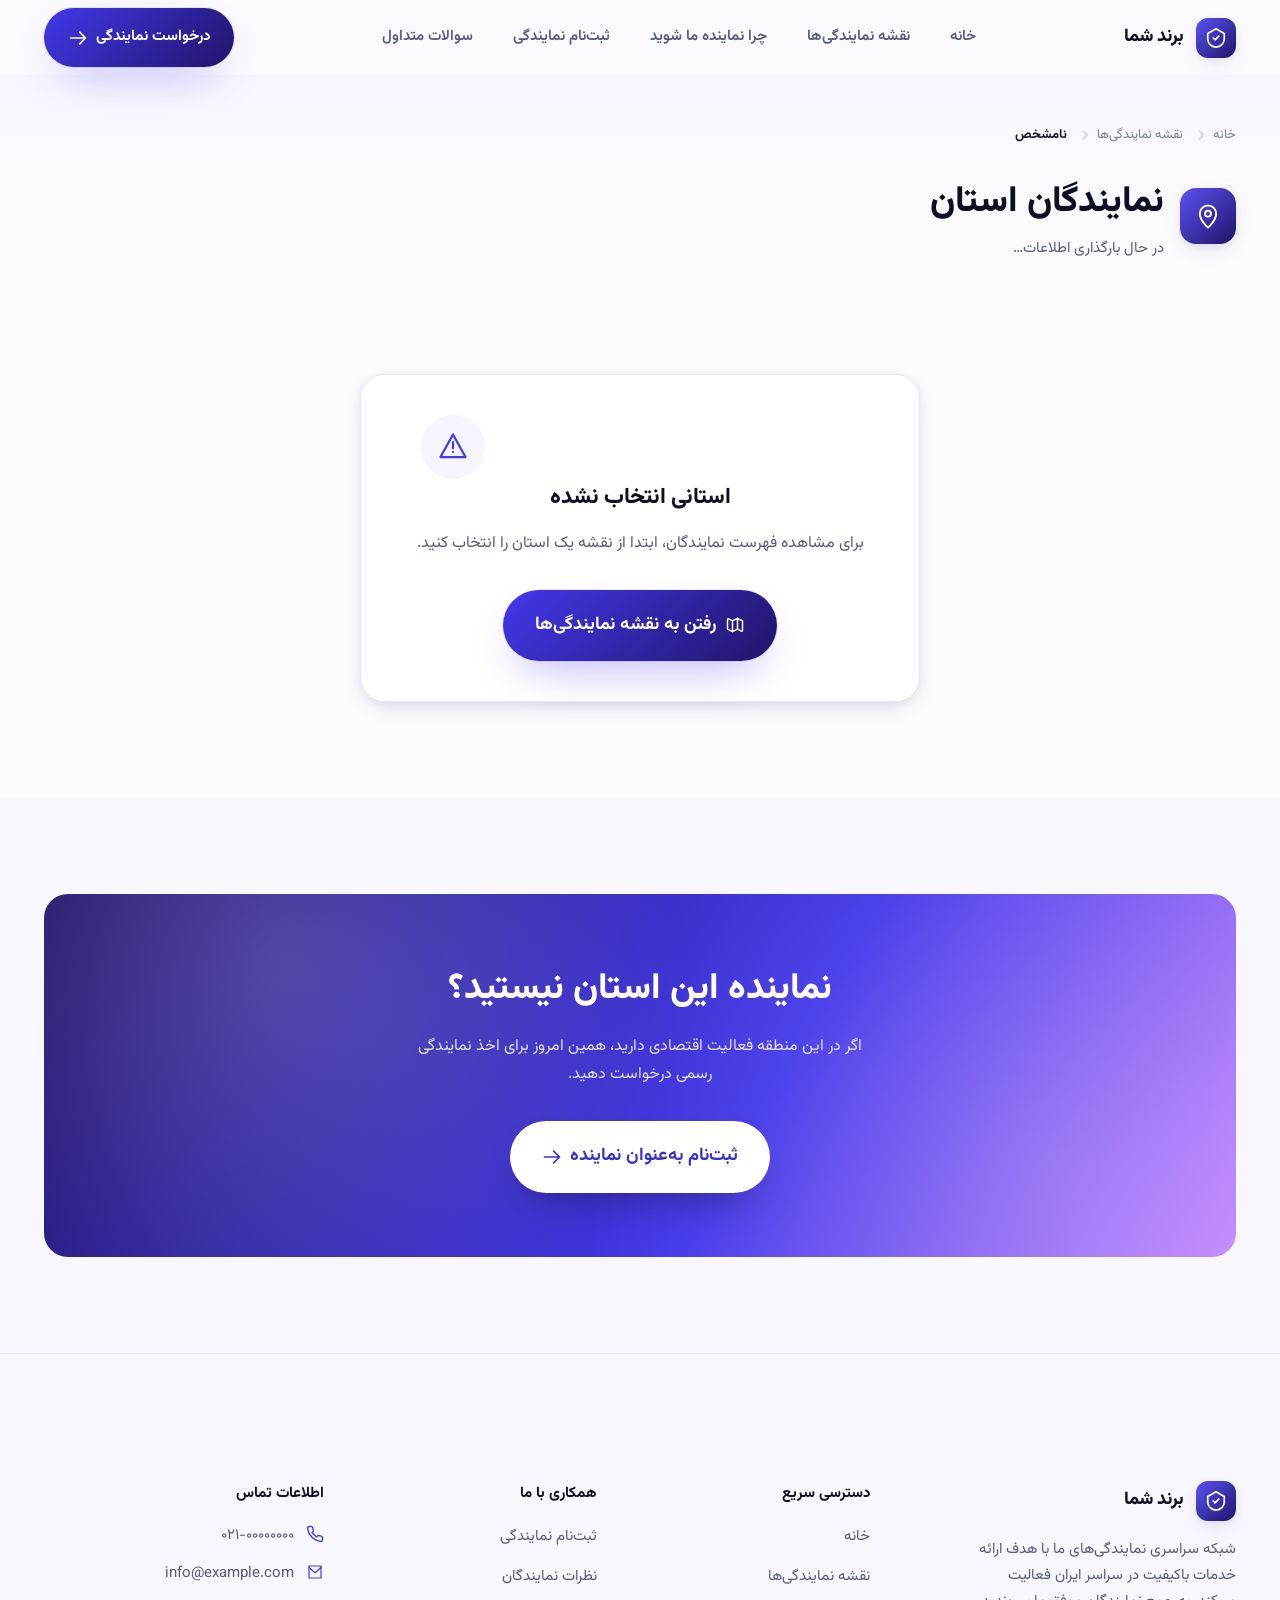
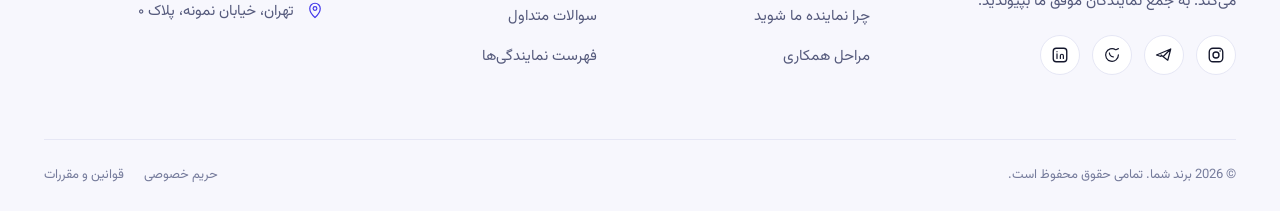
<file: representatives.html>
<!DOCTYPE html>
<html lang="fa" dir="rtl">
<head>
<meta charset="UTF-8">
<meta name="viewport" content="width=device-width, initial-scale=1">
<title>نمایندگان استان | برند شما</title>
<meta name="description" content="فهرست نمایندگان فعال به تفکیک استان — جست‌وجو و تماس مستقیم.">
<meta name="theme-color" content="#fbfbfe">

<link rel="preconnect" href="https://fonts.googleapis.com">
<link rel="preconnect" href="https://fonts.gstatic.com" crossorigin>
<link href="https://fonts.googleapis.com/css2?family=Vazirmatn:wght@100..900&display=swap" rel="stylesheet">

<link rel="stylesheet" href="assets/css/style.css?v=1.6">
<link rel="icon" href="data:image/svg+xml,%3Csvg xmlns='http://www.w3.org/2000/svg' viewBox='0 0 24 24'%3E%3Crect width='24' height='24' rx='6' fill='%234338ea'/%3E%3Cpath d='M7 12l3.5 3.5L17 8' stroke='white' stroke-width='2' fill='none' stroke-linecap='round' stroke-linejoin='round'/%3E%3C/svg%3E">
</head>
<body>

<a href="#main" class="skip-link">رفتن به محتوای اصلی</a>

<!-- =======================================================
     HEADER
======================================================= -->
<header class="site-header">
  <div class="container">
    <a href="index.html#hero" class="brand">
      <span class="brand-mark" aria-hidden="true">
        <svg viewBox="0 0 24 24" fill="none"><path d="M12 2 3 7v6c0 5 4 8.5 9 9 5-.5 9-4 9-9V7l-9-5Z" stroke="currentColor" stroke-width="1.8" stroke-linejoin="round"/><path d="M9 12l2 2 4-4" stroke="currentColor" stroke-width="1.8" stroke-linecap="round" stroke-linejoin="round"/></svg>
      </span>
      برند شما
    </a>

    <nav class="main-nav" id="mainNav" aria-label="منوی اصلی">
      <ul>
        <li><a href="index.html#hero">خانه</a></li>
        <li><a href="index.html#map">نقشه نمایندگی‌ها</a></li>
        <li><a href="index.html#benefits">چرا نماینده ما شوید</a></li>
        <li><a href="index.html#apply">ثبت‌نام نمایندگی</a></li>
        <li><a href="index.html#faq">سوالات متداول</a></li>
      </ul>
    </nav>

    <div class="header-cta">
      <a href="index.html#apply" class="btn btn-primary" aria-label="درخواست نمایندگی">
        <span>درخواست نمایندگی</span>
        <svg viewBox="0 0 24 24" fill="none" aria-hidden="true"><path d="M14 5l7 7-7 7M21 12H3" stroke="currentColor" stroke-width="2" stroke-linecap="round" stroke-linejoin="round"/></svg>
      </a>
      <button class="nav-toggle" aria-label="باز و بسته کردن منو" aria-expanded="false" aria-controls="mainNav">
        <span></span>
      </button>
    </div>
  </div>
</header>

<main id="main">

  <!-- =======================================================
       بخش عنوان استان + آمار + جست‌وجو/فیلتر
  ======================================================= -->
  <section class="reps-hero">
    <div class="container">
      <nav class="breadcrumb" aria-label="مسیر صفحه">
        <a href="index.html#hero">خانه</a>
        <svg class="sep" viewBox="0 0 24 24" fill="none" aria-hidden="true"><path d="m14 5 7 7-7 7" stroke="currentColor" stroke-width="2" stroke-linecap="round" stroke-linejoin="round"/></svg>
        <a href="index.html#map">نقشه نمایندگی‌ها</a>
        <svg class="sep" viewBox="0 0 24 24" fill="none" aria-hidden="true"><path d="m14 5 7 7-7 7" stroke="currentColor" stroke-width="2" stroke-linecap="round" stroke-linejoin="round"/></svg>
        <span class="current" id="breadcrumbProvince">در حال بارگذاری…</span>
      </nav>

      <div class="reps-hero-top">
        <div class="reps-title-row">
          <span class="province-pin" aria-hidden="true">
            <svg viewBox="0 0 24 24" fill="none"><path d="M12 22s7-6.2 7-12a7 7 0 1 0-14 0c0 5.8 7 12 7 12Z" stroke="currentColor" stroke-width="1.6"/><circle cx="12" cy="10" r="2.5" stroke="currentColor" stroke-width="1.6"/></svg>
          </span>
          <div class="reps-title">
            <h1 id="provinceTitle">نمایندگان استان</h1>
            <p id="provinceSubtitle">در حال بارگذاری اطلاعات…</p>
          </div>
        </div>

        <div class="reps-stats" id="repsStats" hidden>
          <div class="reps-stat-chip">
            <svg viewBox="0 0 24 24" fill="none" aria-hidden="true"><path d="M16 21v-2a4 4 0 0 0-4-4H6a4 4 0 0 0-4 4v2M9 11a4 4 0 1 0 0-8 4 4 0 0 0 0 8Zm11 10v-2a4 4 0 0 0-3-3.87M16 3.13a4 4 0 0 1 0 7.75" stroke="currentColor" stroke-width="1.8" stroke-linecap="round" stroke-linejoin="round"/></svg>
            <div><b id="statCount">0</b><span>نماینده فعال</span></div>
          </div>
          <div class="reps-stat-chip">
            <svg viewBox="0 0 24 24" fill="none" aria-hidden="true"><path d="M12 22s7-6.2 7-12a7 7 0 1 0-14 0c0 5.8 7 12 7 12Z" stroke="currentColor" stroke-width="1.6"/></svg>
            <div><b id="statCity">—</b><span>شهر مرکز استان</span></div>
          </div>
        </div>
      </div>

      <div class="reps-toolbar" id="repsToolbar" hidden>
        <label class="reps-search">
          <span class="visually-hidden">جست‌وجو در نام نمایندگان</span>
          <svg viewBox="0 0 24 24" fill="none" aria-hidden="true"><circle cx="11" cy="11" r="7" stroke="currentColor" stroke-width="1.8"/><path d="m20 20-3.5-3.5" stroke="currentColor" stroke-width="1.8" stroke-linecap="round"/></svg>
          <input type="search" id="repsSearch" placeholder="جست‌وجو بر اساس نام یا شهر…" autocomplete="off">
        </label>
        <select id="repsCityFilter" aria-label="فیلتر بر اساس شهر">
          <option value="">همه شهرها</option>
        </select>
        <select id="repsJobFilter" aria-label="فیلتر بر اساس رسته شغلی">
          <option value="">همه رسته‌های شغلی</option>
        </select>
      </div>
    </div>
  </section>

  <!-- =======================================================
       فهرست نمایندگان
  ======================================================= -->
  <section class="section" style="padding-top:var(--sp-12)">
    <div class="container">

      <div class="reps-results-bar" id="repsResultsBar" hidden>
        <p><b id="resultsCount">0</b> نماینده یافت شد</p>
      </div>

      <div class="reps-grid" id="repsGrid"></div>

      <!-- حالت "این استان هنوز نماینده ندارد" -->
      <div class="reps-empty" id="repsEmptyState" hidden>
        <div class="reps-empty-icon">
          <svg viewBox="0 0 24 24" fill="none" aria-hidden="true"><path d="M16 21v-2a4 4 0 0 0-4-4H6a4 4 0 0 0-4 4v2M9 11a4 4 0 1 0 0-8 4 4 0 0 0 0 8Zm11 10v-2a4 4 0 0 0-3-3.87M16 3.13a4 4 0 0 1 0 7.75" stroke="currentColor" stroke-width="1.8" stroke-linecap="round" stroke-linejoin="round"/></svg>
        </div>
        <h2>هنوز نماینده‌ای در این استان نداریم</h2>
        <p>این استان همین حالا برای پذیرش نمایندگی باز است. اگر در این منطقه فعالیت می‌کنید، می‌توانید اولین نماینده رسمی این استان باشید.</p>
        <div class="btn-row">
          <a href="index.html#apply" class="btn btn-primary btn-lg">
            <span>اولین نماینده این استان شوید</span>
            <svg viewBox="0 0 24 24" fill="none" aria-hidden="true"><path d="M14 5l7 7-7 7M21 12H3" stroke="currentColor" stroke-width="2" stroke-linecap="round" stroke-linejoin="round"/></svg>
          </a>
          <a href="index.html#map" class="btn btn-ghost btn-lg">بازگشت به نقشه</a>
        </div>
      </div>

      <!-- حالت "نتیجه‌ای برای این جست‌وجو/فیلتر پیدا نشد" -->
      <div class="reps-empty" id="repsNoMatchState" hidden>
        <div class="reps-empty-icon">
          <svg viewBox="0 0 24 24" fill="none" aria-hidden="true"><circle cx="11" cy="11" r="7" stroke="currentColor" stroke-width="1.8"/><path d="m20 20-3.5-3.5" stroke="currentColor" stroke-width="1.8" stroke-linecap="round"/></svg>
        </div>
        <h2>نتیجه‌ای پیدا نشد</h2>
        <p>هیچ نماینده‌ای با این مشخصات در این استان ثبت نشده. عبارت جست‌وجو یا فیلترها را تغییر دهید.</p>
        <div class="btn-row">
          <button type="button" class="btn btn-ghost" id="clearFiltersBtn">پاک‌کردن فیلترها</button>
        </div>
      </div>

      <!-- استان نامعتبر/نامشخص در آدرس -->
      <div class="reps-empty" id="repsInvalidState" hidden>
        <div class="reps-empty-icon">
          <svg viewBox="0 0 24 24" fill="none" aria-hidden="true"><path d="M12 8v5m0 3h.01M12 2 2 20h20L12 2Z" stroke="currentColor" stroke-width="1.8" stroke-linecap="round" stroke-linejoin="round"/></svg>
        </div>
        <h2>استانی انتخاب نشده</h2>
        <p>برای مشاهده فهرست نمایندگان، ابتدا از نقشه یک استان را انتخاب کنید.</p>
        <div class="btn-row">
          <a href="index.html#map" class="btn btn-primary btn-lg">
            <svg viewBox="0 0 24 24" fill="none" aria-hidden="true"><path d="M9 20l-5.447-2.724A1 1 0 0 1 3 16.382V5.618a1 1 0 0 1 1.447-.894L9 7m0 13 6-3m-6 3V7m6 10 4.553 2.276A1 1 0 0 0 21 18.382V7.618a1 1 0 0 0-.553-.894L15 4m0 13V4m0 0L9 7" stroke="currentColor" stroke-width="1.8" stroke-linecap="round" stroke-linejoin="round"/></svg>
            <span>رفتن به نقشه نمایندگی‌ها</span>
          </a>
        </div>
      </div>

    </div>
  </section>

  <!-- =======================================================
       CTA پایانی
  ======================================================= -->
  <section class="section section-alt">
    <div class="container">
      <div class="cta-banner">
        <h2>نماینده این استان نیستید؟</h2>
        <p>اگر در این منطقه فعالیت اقتصادی دارید، همین امروز برای اخذ نمایندگی رسمی درخواست دهید.</p>
        <a href="index.html#apply" class="btn btn-primary btn-lg">
          <span>ثبت‌نام به‌عنوان نماینده</span>
          <svg viewBox="0 0 24 24" fill="none" aria-hidden="true"><path d="M14 5l7 7-7 7M21 12H3" stroke="currentColor" stroke-width="2" stroke-linecap="round" stroke-linejoin="round"/></svg>
        </a>
      </div>
    </div>
  </section>

</main>

<!-- =======================================================
     FOOTER
======================================================= -->
<footer class="site-footer">
  <svg class="footer-wave" viewBox="0 0 1440 80" preserveAspectRatio="none" aria-hidden="true">
    <path fill="currentColor" d="M0 40 C 240 90 480 0 720 30 C 960 60 1200 10 1440 40 L1440 0 L0 0 Z" opacity=".5"></path>
  </svg>

  <div class="container">
    <div class="footer-top">
      <div class="footer-brand">
        <a href="index.html#hero" class="brand">
          <span class="brand-mark" aria-hidden="true">
            <svg viewBox="0 0 24 24" fill="none"><path d="M12 2 3 7v6c0 5 4 8.5 9 9 5-.5 9-4 9-9V7l-9-5Z" stroke="currentColor" stroke-width="1.8" stroke-linejoin="round"/><path d="M9 12l2 2 4-4" stroke="currentColor" stroke-width="1.8" stroke-linecap="round" stroke-linejoin="round"/></svg>
          </span>
          برند شما
        </a>
        <p>شبکه سراسری نمایندگی‌های ما با هدف ارائه خدمات باکیفیت در سراسر ایران فعالیت می‌کند. به جمع نمایندگان موفق ما بپیوندید.</p>
        <div class="social-row" aria-label="شبکه‌های اجتماعی">
          <a href="#" aria-label="اینستاگرام"><svg viewBox="0 0 24 24" fill="none"><rect x="3" y="3" width="18" height="18" rx="5" stroke="currentColor" stroke-width="1.8"/><circle cx="12" cy="12" r="4" stroke="currentColor" stroke-width="1.8"/><circle cx="17.5" cy="6.5" r="1" fill="currentColor"/></svg></a>
          <a href="#" aria-label="تلگرام"><svg viewBox="0 0 24 24" fill="none"><path d="m21 4-19 8 6 2m13-10-4 15-9-7m13-8L11 14" stroke="currentColor" stroke-width="1.6" stroke-linecap="round" stroke-linejoin="round"/></svg></a>
          <a href="#" aria-label="واتس‌اپ"><svg viewBox="0 0 24 24" fill="none"><path d="M20.5 11.9a8.5 8.5 0 1 1-3.7-7M20.5 3.5 17.3 5" stroke="currentColor" stroke-width="1.6" stroke-linecap="round"/><path d="M8.5 9.3c.3 2.7 2.5 4.9 5.2 5.2" stroke="currentColor" stroke-width="1.6" stroke-linecap="round"/></svg></a>
          <a href="#" aria-label="لینکدین"><svg viewBox="0 0 24 24" fill="none"><rect x="3" y="3" width="18" height="18" rx="4" stroke="currentColor" stroke-width="1.8"/><path d="M8 10.5v6M8 7.5v.01M12.5 16.5v-3.5a2 2 0 0 1 4 0v3.5" stroke="currentColor" stroke-width="1.6" stroke-linecap="round"/></svg></a>
        </div>
      </div>

      <div class="footer-col">
        <h4>دسترسی سریع</h4>
        <ul>
          <li><a href="index.html#hero">خانه</a></li>
          <li><a href="index.html#map">نقشه نمایندگی‌ها</a></li>
          <li><a href="index.html#benefits">چرا نماینده ما شوید</a></li>
          <li><a href="index.html#process">مراحل همکاری</a></li>
        </ul>
      </div>

      <div class="footer-col">
        <h4>همکاری با ما</h4>
        <ul>
          <li><a href="index.html#apply">ثبت‌نام نمایندگی</a></li>
          <li><a href="index.html#testimonials">نظرات نمایندگان</a></li>
          <li><a href="index.html#faq">سوالات متداول</a></li>
          <li><a href="index.html#map">فهرست نمایندگی‌ها</a></li>
        </ul>
      </div>

      <div class="footer-col">
        <h4>اطلاعات تماس</h4>
        <ul class="footer-contact">
          <li><svg viewBox="0 0 24 24" fill="none"><path d="M22 16.92v3a2 2 0 0 1-2.18 2 19.79 19.79 0 0 1-8.63-3.07 19.5 19.5 0 0 1-6-6 19.79 19.79 0 0 1-3.07-8.67A2 2 0 0 1 4.11 2h3a2 2 0 0 1 2 1.72c.127.96.361 1.903.7 2.81a2 2 0 0 1-.45 2.11L8.09 9.91a16 16 0 0 0 6 6l1.27-1.27a2 2 0 0 1 2.11-.45c.907.339 1.85.573 2.81.7A2 2 0 0 1 22 16.92Z" stroke="currentColor" stroke-width="1.8" stroke-linecap="round" stroke-linejoin="round"/></svg><span>۰۲۱-۰۰۰۰۰۰۰۰</span></li>
          <li><svg viewBox="0 0 24 24" fill="none"><path d="M4 4h16v16H4V4Z" stroke="currentColor" stroke-width="1.6"/><path d="m4 6 8 7 8-7" stroke="currentColor" stroke-width="1.6" stroke-linecap="round" stroke-linejoin="round"/></svg><span>info@example.com</span></li>
          <li><svg viewBox="0 0 24 24" fill="none"><path d="M12 22s7-6.2 7-12a7 7 0 1 0-14 0c0 5.8 7 12 7 12Z" stroke="currentColor" stroke-width="1.6"/><circle cx="12" cy="10" r="2.5" stroke="currentColor" stroke-width="1.6"/></svg><span>تهران، خیابان نمونه، پلاک ۰</span></li>
        </ul>
      </div>
    </div>

    <div class="footer-bottom">
      <span>© <span id="year"></span> برند شما. تمامی حقوق محفوظ است.</span>
      <div class="footer-bottom-links">
        <a href="#">حریم خصوصی</a>
        <a href="#">قوانین و مقررات</a>
      </div>
    </div>
  </div>
</footer>

<button class="to-top" aria-label="بازگشت به بالای صفحه">
  <svg viewBox="0 0 24 24" fill="none" aria-hidden="true"><path d="M12 19V5M5 12l7-7 7 7" stroke="currentColor" stroke-width="2" stroke-linecap="round" stroke-linejoin="round"/></svg>
</button>

<script src="https://cdnjs.cloudflare.com/ajax/libs/gsap/3.12.5/gsap.min.js"></script>
<script src="assets/js/provinces-data.js?v=1.6"></script>
<script src="assets/js/representatives-data.js?v=1.6"></script>
<script src="assets/js/representatives.js?v=1.6"></script>
</body>
</html>
</file>
<file: assets/css/style.css>
/* =========================================================================
   نمایندگی‌های ما — Style System
   فونت: Vazirmatn | جهت: راست‌چین | تم: روشن
   ========================================================================= */

/* ---------- 1. Design Tokens ------------------------------------------- */
:root {
  color-scheme: light;

  /* Brand */
  --brand-900: #201468;
  --brand-700: #3730c9;
  --brand-600: #4338ea;
  --brand-500: #5b52f5;
  --brand-400: #8b84f9;
  --brand-100: #ece9ff;
  --brand-50:  #f5f4ff;

  --glow-cyan: #22d3ee;
  --glow-violet: #c084fc;

  --accent-500: #f5a524;
  --accent-600: #e08e0b;
  --accent-100: #fef1da;

  --success-500: #16a34a;
  --success-100: #dcfce8;
  --danger-500: #e0333f;
  --danger-100: #fde3e3;

  /* Neutrals */
  --ink-950: #0d1023;
  --ink-900: #14172c;
  --ink-800: #262a45;
  --ink-600: #565b7d;
  --ink-500: #767c9c;
  --ink-300: #c3c7dd;
  --ink-200: #dfe1ef;
  --ink-100: #eceefa;
  --surface: #ffffff;
  --surface-alt: #f7f7fd;
  --bg: #fbfbfe;
  --border: #e6e7f5;

  /* Typography */
  --font-fa: "Vazirmatn", "Vazir", "Tahoma", sans-serif;
  --fs-xs: 0.8125rem;
  --fs-sm: 0.9375rem;
  --fs-base: 1rem;
  --fs-md: 1.125rem;
  --fs-lg: 1.375rem;
  --fs-xl: 1.75rem;
  --fs-2xl: 2.25rem;
  --fs-3xl: 3rem;
  --fs-4xl: 3.75rem;

  /* Spacing (4/8pt rhythm) */
  --sp-1: 4px;  --sp-2: 8px;  --sp-3: 12px; --sp-4: 16px;
  --sp-5: 20px; --sp-6: 24px; --sp-8: 32px; --sp-10: 40px;
  --sp-12: 48px; --sp-16: 64px; --sp-20: 80px; --sp-24: 96px; --sp-32: 128px;

  /* Shape & elevation */
  --radius-sm: 10px;
  --radius-md: 16px;
  --radius-lg: 24px;
  --radius-pill: 999px;
  --shadow-sm: 0 1px 2px rgba(20, 23, 44, 0.06), 0 1px 1px rgba(20, 23, 44, 0.04);
  --shadow-md: 0 8px 24px -8px rgba(32, 20, 104, 0.16), 0 2px 8px rgba(20, 23, 44, 0.06);
  --shadow-lg: 0 24px 60px -16px rgba(32, 20, 104, 0.28), 0 8px 24px -8px rgba(20, 23, 44, 0.1);
  --shadow-glow: 0 0 0 1px rgba(91, 82, 245, 0.1), 0 20px 45px -18px rgba(67, 56, 234, 0.45);

  --ease-out: cubic-bezier(.16, 1, .3, 1);
  --ease-spring: cubic-bezier(.34, 1.56, .64, 1);
  --dur-fast: 180ms;
  --dur-base: 320ms;
  --dur-slow: 560ms;

  --container: 1240px;
  --header-h: 76px;
}

/* ---------- 2. Reset ----------------------------------------------------- */
*, *::before, *::after { box-sizing: border-box; }
html { scroll-behavior: smooth; scroll-padding-top: calc(var(--header-h) + 12px); }
/* Without this, any element that also sets its own `display` (flex/grid
   cards, toolbars, …) silently wins over the UA default for [hidden] —
   author rules beat user-agent ones at equal specificity — so toggling
   `el.hidden` from JS stops actually hiding it. Keep [hidden] absolute. */
[hidden] { display: none !important; }

@media (prefers-reduced-motion: reduce) {
  html { scroll-behavior: auto; }
  *, *::before, *::after {
    animation-duration: 0.001ms !important;
    animation-iteration-count: 1 !important;
    transition-duration: 0.001ms !important;
    scroll-behavior: auto !important;
  }
}

body {
  margin: 0;
  background: var(--bg);
  color: var(--ink-900);
  font-family: var(--font-fa);
  font-size: var(--fs-base);
  line-height: 1.75;
  -webkit-font-smoothing: antialiased;
  overflow-x: hidden;
}

img, svg { max-width: 100%; display: block; }
a { color: inherit; text-decoration: none; }
button { font: inherit; color: inherit; background: none; border: 0; cursor: pointer; }
ul { margin: 0; padding: 0; list-style: none; }
h1, h2, h3, h4, p { margin: 0; }
input, select, textarea { font: inherit; color: inherit; }

:focus-visible {
  outline: 3px solid var(--brand-500);
  outline-offset: 3px;
  border-radius: 4px;
}

.container {
  width: 100%;
  max-width: var(--container);
  margin-inline: auto;
  padding-inline: var(--sp-6);
}

.visually-hidden {
  position: absolute; width: 1px; height: 1px; padding: 0; margin: -1px;
  overflow: hidden; clip: rect(0,0,0,0); white-space: nowrap; border: 0;
}

.skip-link {
  position: absolute; right: var(--sp-4); top: -60px;
  background: var(--ink-950); color: #fff;
  padding: var(--sp-3) var(--sp-5); border-radius: var(--radius-sm);
  z-index: 1000; transition: top var(--dur-base) var(--ease-out);
}
.skip-link:focus { top: var(--sp-4); }

/* ---------- 3. Type scale ------------------------------------------------ */
.eyebrow {
  display: inline-flex; align-items: center; gap: var(--sp-2);
  font-size: var(--fs-xs); font-weight: 600; letter-spacing: .02em;
  color: var(--brand-700); background: var(--brand-50);
  border: 1px solid var(--brand-100);
  padding: var(--sp-2) var(--sp-4); border-radius: var(--radius-pill);
}
.eyebrow .dot { width: 6px; height: 6px; border-radius: 50%; background: var(--accent-500); }

.section-head { max-width: 640px; margin-bottom: var(--sp-12); }
.section-head.center { margin-inline: auto; text-align: center; }
.section-title {
  font-size: clamp(1.6rem, 1.15rem + 1.8vw, var(--fs-2xl));
  font-weight: 800; color: var(--ink-950); margin-block: var(--sp-4) var(--sp-3);
  letter-spacing: -0.01em;
}
.section-desc { color: var(--ink-600); font-size: var(--fs-md); line-height: 1.85; }

.btn {
  display: inline-flex; align-items: center; justify-content: center; gap: var(--sp-2);
  font-weight: 700; font-size: var(--fs-sm); white-space: nowrap;
  padding: var(--sp-4) var(--sp-6); border-radius: var(--radius-pill);
  min-height: 48px; transition: transform var(--dur-fast) var(--ease-out),
    box-shadow var(--dur-fast) var(--ease-out), background-color var(--dur-fast) var(--ease-out);
}
.btn:active { transform: translateY(1px) scale(.98); }
.btn-primary {
  color: #fff; background: linear-gradient(135deg, var(--brand-600), var(--brand-900));
  box-shadow: var(--shadow-glow);
}
.btn-primary:hover { box-shadow: 0 26px 55px -16px rgba(67, 56, 234, .55); transform: translateY(-2px); }
.btn-ghost { color: var(--ink-900); background: var(--surface); border: 1px solid var(--border); }
.btn-ghost:hover { border-color: var(--brand-400); color: var(--brand-700); }
.btn-accent { color: var(--ink-950); background: linear-gradient(135deg, var(--accent-500), var(--accent-600)); box-shadow: 0 18px 34px -14px rgba(224, 142, 11, .55); }
.btn-accent:hover { transform: translateY(-2px); }
.btn-lg { padding: var(--sp-5) var(--sp-8); font-size: var(--fs-md); min-height: 56px; }
.btn-block { width: 100%; }
.btn[disabled] { opacity: .55; cursor: not-allowed; transform: none !important; box-shadow: none; }
.btn svg { width: 20px; height: 20px; flex: none; }

/* =========================================================================
   4. Header / Navigation
   ========================================================================= */
.site-header {
  position: fixed; inset-inline: 0; top: 0; z-index: 500;
  height: var(--header-h);
  display: flex; align-items: center;
  border-bottom: 1px solid transparent;
  transition: border-color var(--dur-base) var(--ease-out), box-shadow var(--dur-base) var(--ease-out);
}
/* The blur lives on a pseudo-element (not .site-header itself) because a
   `filter`/`backdrop-filter` on an element makes it the containing block for
   fixed-position descendants — which would break .main-nav's viewport-relative
   full-height mobile panel below. */
.site-header::before {
  content: ""; position: absolute; inset: 0; z-index: -1;
  background: rgba(251, 251, 254, .72);
  backdrop-filter: blur(14px) saturate(160%);
  -webkit-backdrop-filter: blur(14px) saturate(160%);
}
.site-header.is-scrolled { border-color: var(--border); box-shadow: var(--shadow-sm); }

.site-header .container { display: flex; align-items: center; justify-content: space-between; gap: var(--sp-6); }

.brand { display: flex; align-items: center; gap: var(--sp-3); font-weight: 800; font-size: var(--fs-md); color: var(--ink-950); }
.brand-mark {
  width: 40px; height: 40px; border-radius: 12px; flex: none;
  background: linear-gradient(135deg, var(--brand-500), var(--brand-900));
  display: grid; place-items: center; color: #fff; box-shadow: var(--shadow-md);
}
.brand-mark svg { width: 22px; height: 22px; }

.main-nav { display: flex; }
.main-nav ul { display: flex; align-items: center; gap: var(--sp-2); }
.main-nav a {
  display: inline-flex; align-items: center; padding: var(--sp-2) var(--sp-4);
  border-radius: var(--radius-pill); font-size: var(--fs-sm); font-weight: 600; color: var(--ink-600);
  transition: color var(--dur-fast) var(--ease-out), background-color var(--dur-fast) var(--ease-out);
}
.main-nav a:hover, .main-nav a:focus-visible { color: var(--brand-700); background: var(--brand-50); }
.main-nav a.is-active { color: var(--brand-700); background: var(--brand-100); }

.header-cta { display: flex; align-items: center; gap: var(--sp-3); }
.nav-toggle {
  display: none; width: 44px; height: 44px; border-radius: var(--radius-sm);
  align-items: center; justify-content: center; border: 1px solid var(--border); background: var(--surface);
}
.nav-toggle span, .nav-toggle::before, .nav-toggle::after {
  content: ""; display: block; width: 20px; height: 2px; background: var(--ink-900); border-radius: 2px;
  position: relative; transition: transform var(--dur-base) var(--ease-out), opacity var(--dur-base);
}
.nav-toggle::before { position: absolute; transform: translateY(-6px); }
.nav-toggle::after { position: absolute; transform: translateY(6px); }
.nav-toggle[aria-expanded="true"] span { opacity: 0; }
.nav-toggle[aria-expanded="true"]::before { transform: rotate(45deg); }
.nav-toggle[aria-expanded="true"]::after { transform: rotate(-45deg); }

/* =========================================================================
   5. Hero — راست: تیتر | چپ: نقشه
   ========================================================================= */
.hero {
  position: relative;
  padding-block: calc(var(--header-h) + var(--sp-16)) var(--sp-24);
  overflow: clip;
}
.hero-bg { position: absolute; inset: 0; z-index: -1; overflow: hidden; }
.hero-bg .blob {
  position: absolute; border-radius: 50%; filter: blur(80px); opacity: .55;
  will-change: transform;
}
.hero-bg .blob-1 { width: 520px; height: 520px; top: -160px; left: -120px; background: radial-gradient(circle, var(--brand-400), transparent 70%); }
.hero-bg .blob-2 { width: 460px; height: 460px; bottom: -180px; right: -100px; background: radial-gradient(circle, var(--glow-cyan), transparent 70%); opacity: .35; }
.hero-bg .blob-3 { width: 360px; height: 360px; top: 30%; right: 20%; background: radial-gradient(circle, var(--glow-violet), transparent 70%); opacity: .3; }
.hero-bg .grid-fade {
  position: absolute; inset: 0;
  background-image: linear-gradient(var(--ink-100) 1px, transparent 1px), linear-gradient(90deg, var(--ink-100) 1px, transparent 1px);
  background-size: 56px 56px;
  mask-image: radial-gradient(ellipse 70% 60% at 50% 20%, #000 10%, transparent 75%);
  opacity: .55;
}

/* عنوان و توضیحات در یک ردیف بالا (وسط‌چین)، نقشه در ردیف بعدی با عرض کامل
   و بزرگ‌تر — به‌جای چیدمان قبلیِ نصف‌نصفِ متن/نقشه کنار هم. */
.hero .container {
  display: flex; flex-direction: column; align-items: center; gap: var(--sp-12);
}
.hero-copy { flex: none; width: 100%; max-width: 62ch; text-align: center; }
.hero-map-wrap { flex: none; width: 100%; min-width: 0; }
.hero-actions, .hero-stats { justify-content: center; }
.hero-lead { margin-inline: auto; }

.hero-title {
  font-size: clamp(2.1rem, 1.3rem + 3vw, var(--fs-4xl));
  font-weight: 800; line-height: 1.28; letter-spacing: -0.015em;
  color: var(--ink-950); margin-block: var(--sp-5) var(--sp-6);
}
.hero-title .word { display: inline-block; }
.hero-title .accent-text {
  background: linear-gradient(100deg, var(--brand-600), var(--glow-violet) 60%, var(--accent-500));
  -webkit-background-clip: text; background-clip: text; color: transparent;
}
.hero-lead { font-size: var(--fs-md); color: var(--ink-600); max-width: 46ch; margin-bottom: var(--sp-8); }
.hero-actions { display: flex; flex-wrap: wrap; gap: var(--sp-4); margin-bottom: var(--sp-10); }

.hero-stats { display: flex; flex-wrap: wrap; gap: var(--sp-8); }
.hero-stats .stat { min-width: 110px; }
.hero-stats .stat b {
  display: block; font-size: var(--fs-2xl); font-weight: 800; color: var(--ink-950);
  font-variant-numeric: tabular-nums;
}
.hero-stats .stat span { color: var(--ink-600); font-size: var(--fs-sm); }

/* --- Map card --- */
.map-card {
  position: relative; background: var(--surface); border: 1px solid var(--border);
  border-radius: var(--radius-lg); padding: var(--sp-8); box-shadow: var(--shadow-lg);
  width: 100%;
}
.map-card-head { display: flex; align-items: center; justify-content: space-between; margin-bottom: var(--sp-4); gap: var(--sp-3); }
.map-card-head h2 { font-size: var(--fs-md); font-weight: 700; color: var(--ink-900); }
.map-legend { display: flex; align-items: center; gap: var(--sp-4); font-size: var(--fs-xs); color: var(--ink-600); flex-wrap: wrap; }
.map-legend .lg-item { display: inline-flex; align-items: center; gap: 6px; }
.map-legend i { width: 10px; height: 10px; border-radius: 3px; display: inline-block; }
.map-legend .lg-item.active i { background: var(--brand-500); }
.map-legend .lg-item.empty i { background: var(--ink-200); border: 1px solid var(--ink-300); }

.iran-map-figure { position: relative; }
/* Scoped to #iranMap (the fetched map's mount point) and not the wider
   .iran-map-figure, so these rules never leak into the tooltip's own
   small icon <svg>s, which live in a sibling of #iranMap. */
#iranMap svg { width: 100%; height: auto; overflow: visible; }
#iranMap path {
  fill: var(--ink-200);
  stroke: var(--surface);
  stroke-width: 1.4;
  cursor: pointer;
  /* Skip the double-tap-to-zoom delay so a tap's pointerup fires promptly;
     panning/scrolling through the map is still allowed (unlike touch-action: none). */
  touch-action: manipulation;
  transition: fill var(--dur-fast) var(--ease-out), filter var(--dur-fast) var(--ease-out);
}
#iranMap path[data-has-rep="true"] { fill: var(--brand-400); }
/* No transform/scale here on purpose: scaling a path on :hover moves its own
   rendered edges, which — for a shape whose boundary sits close to the
   cursor after scaling around its fill-box center (true for most of these
   irregular province outlines) — can push that exact pixel back outside the
   shape, dropping :hover, un-scaling, and re-entering it again: an infinite
   hover/leave flicker with the mouse perfectly still, which reads as "the
   tooltip doesn't work" on desktop. drop-shadow is a purely visual filter —
   it never changes hit-testing — so it gives the same "lifted" feedback
   with zero risk of feeding back into :hover. */
#iranMap path:hover,
#iranMap path:focus-visible,
#iranMap path.is-active {
  fill: var(--brand-600);
  filter: drop-shadow(0 2px 5px rgba(17, 24, 39, .35));
  outline: none;
}
#iranMap path[data-has-rep="false"]:hover,
#iranMap path[data-has-rep="false"].is-active { fill: var(--accent-500); }

/* Province name labels, drawn as a <g> appended after the paths so they sit
   on top of every fill state. A white halo (stroke under the fill) keeps
   the dark navy text legible whether it's sitting on the light "no rep"
   gray or the brand-colored "has rep" fill. */
#iranMap .map-labels { direction: rtl; }
#iranMap .map-label,
#iranMap .map-label tspan {
  font-family: var(--font-fa);
  font-weight: 700;
  fill: var(--ink-900);
  paint-order: stroke fill;
  stroke: rgba(255, 255, 255, 0.9);
  stroke-width: 2.25px;
  stroke-linejoin: round;
  text-anchor: middle;
  dominant-baseline: central;
  pointer-events: none;
  user-select: none;
}

/* Numbered "pin" markers — one per province with an active representative,
   showing its count at a glance (see addProvinceMarkers in main.js). Sits
   above the name label, both drawn as a group so the load-in bounce
   animation scales from the pin's tip (its "planted" point on the map). */
#iranMap .map-pins { pointer-events: none; }
#iranMap .map-pin { transform-box: fill-box; transform-origin: center; }
#iranMap .map-pin-head {
  fill: var(--danger-500);
  stroke: #fff;
  stroke-width: 1.4px;
}
#iranMap .map-pin-tail { fill: var(--danger-500); }
#iranMap .map-pin-count {
  font-family: var(--font-fa);
  font-weight: 800;
  fill: #fff;
  text-anchor: middle;
  dominant-baseline: central;
  font-variant-numeric: tabular-nums;
  user-select: none;
}

.map-note { display: flex; align-items: center; gap: var(--sp-2); margin-top: var(--sp-4); color: var(--ink-500); font-size: var(--fs-xs); }
.map-note svg { width: 16px; height: 16px; flex: none; color: var(--brand-600); }

/* Tooltip */
.map-tooltip {
  position: absolute; z-index: 20; min-width: 220px; max-width: 260px;
  background: var(--ink-950); color: #fff; border-radius: var(--radius-md);
  padding: var(--sp-4) var(--sp-5); box-shadow: var(--shadow-lg);
  pointer-events: none; opacity: 0; transform: translate(-50%, -12px) scale(.92);
  transition: opacity var(--dur-fast) var(--ease-spring), transform var(--dur-fast) var(--ease-spring);
  left: 0; top: 0;
}
.map-tooltip.is-visible { opacity: 1; transform: translate(-50%, -18px) scale(1); pointer-events: auto; }
.map-tooltip::after {
  content: ""; position: absolute; top: 100%; left: 50%; translate: -50% 0;
  border: 7px solid transparent; border-top-color: var(--ink-950);
}
.map-tooltip .tt-name { font-weight: 700; font-size: var(--fs-sm); margin-bottom: 2px; }
.map-tooltip .tt-count { display: flex; align-items: center; gap: 6px; font-size: var(--fs-xs); color: var(--brand-100); margin-bottom: var(--sp-3); }
.map-tooltip .tt-count b { color: #fff; font-variant-numeric: tabular-nums; }
.map-tooltip .tt-link {
  display: inline-flex; align-items: center; gap: 6px; font-size: var(--fs-xs); font-weight: 700;
  color: var(--ink-950); background: #fff; padding: var(--sp-2) var(--sp-4); border-radius: var(--radius-pill);
  width: 100%; justify-content: center; min-height: 40px; transition: transform var(--dur-fast) var(--ease-out);
}
.map-tooltip.state-empty .tt-link { background: var(--accent-500); color: var(--ink-950); }
.map-tooltip .tt-link:hover { transform: translateY(-1px); }
.map-tooltip .tt-link svg { width: 14px; height: 14px; }

/* =========================================================================
   6. Marquee / Trust strip
   ========================================================================= */
.trust-strip { padding-block: var(--sp-8); border-block: 1px solid var(--border); background: var(--surface-alt); overflow: hidden; }
.trust-strip .marquee { display: flex; gap: var(--sp-16); width: max-content; animation: marquee 28s linear infinite; }
.trust-strip .marquee span { font-weight: 700; color: var(--ink-500); font-size: var(--fs-sm); white-space: nowrap; display: inline-flex; align-items: center; gap: var(--sp-3); }
.trust-strip .marquee span svg { width: 18px; height: 18px; color: var(--brand-500); }
@keyframes marquee { from { transform: translateX(0); } to { transform: translateX(-50%); } }
@media (prefers-reduced-motion: reduce) { .trust-strip .marquee { animation: none; overflow-x: auto; } }

/* =========================================================================
   7. Generic section spacing
   ========================================================================= */
.section { padding-block: var(--sp-24); }
.section-alt { background: var(--surface-alt); }
.reveal { opacity: 0; transform: translateY(28px); }
.js-ready .reveal { transition: opacity var(--dur-slow) var(--ease-out), transform var(--dur-slow) var(--ease-out); }
.reveal.in-view { opacity: 1; transform: translateY(0); }

/* =========================================================================
   8. Benefits grid
   ========================================================================= */
.benefits-grid { display: grid; grid-template-columns: repeat(auto-fit, minmax(250px, 1fr)); gap: var(--sp-6); }
.benefit-card {
  background: var(--surface); border: 1px solid var(--border); border-radius: var(--radius-lg);
  padding: var(--sp-8); box-shadow: var(--shadow-sm);
  transition: transform var(--dur-base) var(--ease-out), box-shadow var(--dur-base) var(--ease-out), border-color var(--dur-base);
}
.benefit-card:hover { transform: translateY(-6px); box-shadow: var(--shadow-md); border-color: var(--brand-100); }
.benefit-icon {
  width: 56px; height: 56px; border-radius: var(--radius-sm); display: grid; place-items: center;
  background: linear-gradient(135deg, var(--brand-50), var(--brand-100)); color: var(--brand-700);
  margin-bottom: var(--sp-5);
}
.benefit-icon svg { width: 28px; height: 28px; }
.benefit-card h3 { font-size: var(--fs-md); font-weight: 700; color: var(--ink-950); margin-bottom: var(--sp-2); }
.benefit-card p { color: var(--ink-600); font-size: var(--fs-sm); line-height: 1.85; }

/* =========================================================================
   9. Process steps
   ========================================================================= */
.process-list { position: relative; display: grid; grid-template-columns: repeat(4, 1fr); gap: var(--sp-6); counter-reset: step; }
.process-list::before {
  content: ""; position: absolute; top: 34px; right: 12.5%; left: 12.5%; height: 2px;
  background: repeating-linear-gradient(to left, var(--brand-200, var(--brand-100)) 0 10px, transparent 10px 18px);
}
.process-step { position: relative; background: transparent; text-align: center; }
.process-num {
  width: 68px; height: 68px; margin-inline: auto var(--sp-5); border-radius: 50%;
  display: grid; place-items: center; font-weight: 800; font-size: var(--fs-lg);
  background: var(--surface); border: 2px solid var(--brand-200, var(--brand-100)); color: var(--brand-700);
  box-shadow: var(--shadow-sm); position: relative; z-index: 1;
}
.process-step:nth-child(1) .process-num { background: linear-gradient(135deg, var(--brand-500), var(--brand-900)); color: #fff; border-color: transparent; }
.process-step h3 { font-size: var(--fs-md); font-weight: 700; margin-bottom: var(--sp-2); color: var(--ink-950); }
.process-step p { font-size: var(--fs-sm); color: var(--ink-600); }

/* =========================================================================
   10. Testimonials
   ========================================================================= */
.testimonial-track { display: grid; grid-template-columns: repeat(3, 1fr); gap: var(--sp-6); }
.testimonial-card {
  background: var(--surface); border: 1px solid var(--border); border-radius: var(--radius-lg);
  padding: var(--sp-8); box-shadow: var(--shadow-sm); display: flex; flex-direction: column; gap: var(--sp-4);
}
.testimonial-card .stars { display: flex; gap: 2px; color: var(--accent-500); }
.testimonial-card .stars svg { width: 16px; height: 16px; }
.testimonial-card p { color: var(--ink-800); font-size: var(--fs-sm); line-height: 1.9; }
.testimonial-person { display: flex; align-items: center; gap: var(--sp-3); margin-top: auto; }
.testimonial-avatar {
  width: 44px; height: 44px; border-radius: 50%; flex: none; display: grid; place-items: center;
  font-weight: 700; color: #fff; background: linear-gradient(135deg, var(--brand-500), var(--glow-violet));
}
.testimonial-person b { display: block; font-size: var(--fs-sm); color: var(--ink-950); }
.testimonial-person span { font-size: var(--fs-xs); color: var(--ink-500); }

/* =========================================================================
   11. Application form (multi-step)
   ========================================================================= */
.form-shell {
  max-width: 760px; margin-inline: auto; background: var(--surface);
  border: 1px solid var(--border); border-radius: var(--radius-lg);
  box-shadow: var(--shadow-lg); overflow: hidden;
}
.form-progress { padding: var(--sp-8) var(--sp-8) 0; }
.progress-track { display: flex; align-items: center; gap: var(--sp-2); }
.progress-step {
  flex: 1; display: flex; flex-direction: column; align-items: center; gap: var(--sp-2); text-align: center;
}
.progress-step .bullet {
  width: 36px; height: 36px; border-radius: 50%; display: grid; place-items: center;
  background: var(--ink-100); color: var(--ink-500); font-weight: 700; font-size: var(--fs-sm);
  border: 2px solid transparent; transition: all var(--dur-base) var(--ease-spring);
}
.progress-step .label { font-size: var(--fs-xs); color: var(--ink-500); font-weight: 600; }
.progress-line { flex: 1; height: 2px; background: var(--ink-100); margin-top: -22px; position: relative; }
.progress-step.is-done .bullet { background: var(--success-500); color: #fff; }
.progress-step.is-current .bullet { background: linear-gradient(135deg, var(--brand-500), var(--brand-700)); color: #fff; box-shadow: 0 0 0 6px var(--brand-50); }
.progress-step.is-current .label, .progress-step.is-done .label { color: var(--ink-900); }
.progress-step.is-done ~ .progress-line,
.progress-line.is-done { background: var(--success-500); }

.form-body { padding: var(--sp-8); }
.form-step { display: none; }
.form-step.is-active { display: block; animation: stepIn var(--dur-base) var(--ease-out); }
@keyframes stepIn { from { opacity: 0; transform: translateY(10px); } to { opacity: 1; transform: translateY(0); } }

.step-heading { margin-bottom: var(--sp-6); }
.step-heading h3 { font-size: var(--fs-lg); font-weight: 800; color: var(--ink-950); margin-bottom: var(--sp-1); }
.step-heading p { color: var(--ink-600); font-size: var(--fs-sm); }

.field-grid { display: grid; grid-template-columns: 1fr 1fr; gap: var(--sp-5); }
.field { display: flex; flex-direction: column; gap: var(--sp-2); margin-bottom: var(--sp-5); }
.field.span-2 { grid-column: 1 / -1; }
.field label { font-size: var(--fs-sm); font-weight: 700; color: var(--ink-800); }
.field label .req { color: var(--danger-500); margin-inline-start: 2px; }
.field .hint { font-size: var(--fs-xs); color: var(--ink-500); }
.field input, .field select, .field textarea {
  width: 100%; border: 1.5px solid var(--border); border-radius: var(--radius-sm);
  padding: var(--sp-3) var(--sp-4); background: var(--surface-alt); font-size: var(--fs-sm);
  min-height: 48px; transition: border-color var(--dur-fast) var(--ease-out), background-color var(--dur-fast) var(--ease-out), box-shadow var(--dur-fast);
}
.field textarea { min-height: 96px; resize: vertical; }
.field input:hover, .field select:hover, .field textarea:hover { border-color: var(--ink-300); }
.field input:focus, .field select:focus, .field textarea:focus {
  outline: none; border-color: var(--brand-500); background: var(--surface);
  box-shadow: 0 0 0 4px var(--brand-50);
}
.field.has-error input, .field.has-error select, .field.has-error textarea { border-color: var(--danger-500); background: var(--danger-100); }
.field-error { display: none; align-items: center; gap: 6px; color: var(--danger-500); font-size: var(--fs-xs); font-weight: 600; }
.field-error svg { width: 14px; height: 14px; flex: none; }
.field.has-error .field-error { display: flex; }

.choice-grid { display: grid; grid-template-columns: repeat(auto-fit, minmax(150px, 1fr)); gap: var(--sp-3); }
.choice-card { position: relative; }
.choice-card input { position: absolute; opacity: 0; inset: 0; cursor: pointer; }
.choice-card .box {
  display: flex; align-items: center; gap: var(--sp-3); border: 1.5px solid var(--border);
  border-radius: var(--radius-sm); padding: var(--sp-4); font-size: var(--fs-sm); font-weight: 600;
  transition: all var(--dur-fast) var(--ease-out); background: var(--surface-alt);
}
.choice-card .box svg { width: 20px; height: 20px; color: var(--brand-600); flex: none; }
.choice-card input:checked + .box { border-color: var(--brand-500); background: var(--brand-50); box-shadow: 0 0 0 3px var(--brand-100); }
.choice-card input:focus-visible + .box { outline: 3px solid var(--brand-500); outline-offset: 2px; }

.upload-box {
  border: 1.5px dashed var(--ink-300); border-radius: var(--radius-md); padding: var(--sp-8);
  text-align: center; background: var(--surface-alt); cursor: pointer; position: relative;
  transition: border-color var(--dur-fast), background-color var(--dur-fast);
}
.upload-box:hover, .upload-box.is-dragover { border-color: var(--brand-500); background: var(--brand-50); }
.upload-box input { position: absolute; inset: 0; opacity: 0; cursor: pointer; }
.upload-box svg { width: 34px; height: 34px; color: var(--brand-600); margin-inline: auto; margin-bottom: var(--sp-3); }
.upload-box .file-name { margin-top: var(--sp-3); font-size: var(--fs-xs); font-weight: 700; color: var(--brand-700); }

.check-row { display: flex; align-items: flex-start; gap: var(--sp-3); background: var(--surface-alt); border: 1px solid var(--border); border-radius: var(--radius-sm); padding: var(--sp-4); }
.check-row input { width: 20px; height: 20px; margin-top: 2px; accent-color: var(--brand-600); flex: none; }
.check-row label { font-size: var(--fs-sm); color: var(--ink-700); }
.check-row a { color: var(--brand-700); font-weight: 700; text-decoration: underline; text-underline-offset: 3px; }

.form-submit-error {
  display: flex; align-items: flex-start; gap: var(--sp-2); margin-top: var(--sp-4);
  background: var(--danger-100); color: #7a1c22; border-radius: var(--radius-sm);
  padding: var(--sp-4); font-size: var(--fs-sm); font-weight: 600;
}
.form-submit-error svg { width: 18px; height: 18px; flex: none; margin-top: 1px; }

.review-summary { display: grid; grid-template-columns: 1fr 1fr; gap: var(--sp-4); margin-bottom: var(--sp-6); }
.review-item { background: var(--surface-alt); border: 1px solid var(--border); border-radius: var(--radius-sm); padding: var(--sp-4); }
.review-item span { display: block; font-size: var(--fs-xs); color: var(--ink-500); margin-bottom: 2px; }
.review-item b { font-size: var(--fs-sm); color: var(--ink-950); }

.form-actions { display: flex; align-items: center; justify-content: space-between; gap: var(--sp-4); margin-top: var(--sp-8); }
.form-actions .spacer { flex: 1; }

.form-success { display: none; padding: var(--sp-16) var(--sp-8); text-align: center; }
.form-success.is-active { display: block; animation: stepIn var(--dur-slow) var(--ease-spring); }
.success-icon {
  width: 84px; height: 84px; border-radius: 50%; margin-inline: auto var(--sp-6);
  display: grid; place-items: center; background: var(--success-100); color: var(--success-500);
}
.success-icon svg { width: 40px; height: 40px; }
.form-success h3 { font-size: var(--fs-xl); font-weight: 800; margin-bottom: var(--sp-3); color: var(--ink-950); }
.form-success p { color: var(--ink-600); max-width: 44ch; margin-inline: auto; margin-bottom: var(--sp-8); }

/* =========================================================================
   12. FAQ accordion
   ========================================================================= */
.faq-list { max-width: 760px; margin-inline: auto; display: flex; flex-direction: column; gap: var(--sp-3); }
.faq-item { background: var(--surface); border: 1px solid var(--border); border-radius: var(--radius-md); overflow: hidden; }
.faq-q {
  width: 100%; display: flex; align-items: center; justify-content: space-between; gap: var(--sp-4);
  padding: var(--sp-5) var(--sp-6); font-weight: 700; font-size: var(--fs-sm); color: var(--ink-900); text-align: right;
}
.faq-q .chev { width: 20px; height: 20px; flex: none; transition: transform var(--dur-base) var(--ease-spring); color: var(--brand-600); }
.faq-item.is-open .faq-q .chev { transform: rotate(180deg); }
.faq-a { max-height: 0; overflow: hidden; transition: max-height var(--dur-base) var(--ease-out); }
.faq-a-inner { padding: 0 var(--sp-6) var(--sp-5); color: var(--ink-600); font-size: var(--fs-sm); line-height: 1.9; }

/* =========================================================================
   13. CTA banner
   ========================================================================= */
.cta-banner {
  position: relative; border-radius: var(--radius-lg); overflow: hidden; padding: var(--sp-16);
  background: linear-gradient(120deg, var(--brand-900), var(--brand-600) 60%, var(--glow-violet));
  text-align: center; color: #fff;
}
.cta-banner::before {
  content: ""; position: absolute; inset: 0;
  background-image: radial-gradient(circle at 20% 20%, rgba(255,255,255,.18), transparent 40%), radial-gradient(circle at 85% 75%, rgba(255,255,255,.14), transparent 45%);
}
.cta-banner > * { position: relative; }
.cta-banner h2 { font-size: var(--fs-2xl); font-weight: 800; margin-bottom: var(--sp-3); }
.cta-banner p { color: rgba(255,255,255,.85); max-width: 52ch; margin-inline: auto; margin-bottom: var(--sp-8); }
.cta-banner .btn-primary { background: #fff; color: var(--brand-800, var(--brand-700)); box-shadow: 0 20px 40px -18px rgba(0,0,0,.4); }

/* =========================================================================
   14. Footer
   ========================================================================= */
.site-footer { background: var(--surface-alt); border-top: 1px solid var(--border); position: relative; overflow: hidden; }
.footer-wave { display: block; width: 100%; height: 64px; margin-top: -1px; color: var(--surface-alt); }
.footer-top { padding-block: var(--sp-16); display: grid; grid-template-columns: 1.4fr 1fr 1fr 1.2fr; gap: var(--sp-10); }
.footer-brand p { color: var(--ink-600); font-size: var(--fs-sm); margin-block: var(--sp-4); max-width: 34ch; }
.footer-col h4 { font-size: var(--fs-sm); font-weight: 700; color: var(--ink-950); margin-bottom: var(--sp-4); }
.footer-col ul { display: flex; flex-direction: column; gap: var(--sp-3); }
.footer-col a { color: var(--ink-600); font-size: var(--fs-sm); transition: color var(--dur-fast); }
.footer-col a:hover { color: var(--brand-700); }
.footer-contact li { display: flex; align-items: flex-start; gap: var(--sp-3); color: var(--ink-600); font-size: var(--fs-sm); }
.footer-contact svg { width: 18px; height: 18px; flex: none; color: var(--brand-600); margin-top: 2px; }
.social-row { display: flex; gap: var(--sp-3); margin-top: var(--sp-5); }
.social-row a {
  width: 40px; height: 40px; border-radius: 50%; display: grid; place-items: center;
  background: var(--surface); border: 1px solid var(--border); color: var(--ink-700);
  transition: all var(--dur-fast) var(--ease-out);
}
.social-row a:hover { background: var(--brand-600); color: #fff; border-color: transparent; transform: translateY(-3px); }
.social-row svg { width: 18px; height: 18px; }
.footer-bottom {
  border-top: 1px solid var(--border); padding-block: var(--sp-6);
  display: flex; align-items: center; justify-content: space-between; gap: var(--sp-4); flex-wrap: wrap;
  font-size: var(--fs-xs); color: var(--ink-500);
}
.footer-bottom-links { display: flex; gap: var(--sp-5); }
.footer-bottom-links a:hover { color: var(--brand-700); }

.to-top {
  position: fixed; inset-inline-end: var(--sp-6); bottom: var(--sp-6); z-index: 400;
  width: 48px; height: 48px; border-radius: 50%; display: grid; place-items: center;
  background: var(--ink-950); color: #fff; box-shadow: var(--shadow-md);
  opacity: 0; pointer-events: none; transform: translateY(12px);
  transition: all var(--dur-base) var(--ease-spring);
}
.to-top.is-visible { opacity: 1; pointer-events: auto; transform: translateY(0); }
.to-top svg { width: 20px; height: 20px; }

/* =========================================================================
   15. Representatives listing page (representatives.html)
   ========================================================================= */
.reps-hero {
  position: relative; padding-block: calc(var(--header-h) + var(--sp-12)) var(--sp-16);
  background: linear-gradient(180deg, var(--brand-50), var(--bg) 70%);
  overflow: clip;
}
.breadcrumb { display: flex; align-items: center; flex-wrap: wrap; gap: var(--sp-2); font-size: var(--fs-xs); color: var(--ink-500); margin-bottom: var(--sp-6); }
.breadcrumb a { color: var(--ink-500); transition: color var(--dur-fast); }
.breadcrumb a:hover { color: var(--brand-700); }
.breadcrumb .sep { width: 14px; height: 14px; color: var(--ink-300); flex: none; }
.breadcrumb .current { color: var(--ink-900); font-weight: 700; }

.reps-hero-top { display: flex; align-items: flex-end; justify-content: space-between; gap: var(--sp-8); flex-wrap: wrap; }
.reps-title-row { display: flex; align-items: center; gap: var(--sp-4); }
.reps-title-row .province-pin {
  width: 56px; height: 56px; border-radius: var(--radius-md); flex: none; display: grid; place-items: center;
  background: linear-gradient(135deg, var(--brand-500), var(--brand-900)); color: #fff; box-shadow: var(--shadow-md);
}
.reps-title-row .province-pin svg { width: 28px; height: 28px; }
.reps-title h1 { font-size: clamp(1.5rem, 1.1rem + 1.6vw, var(--fs-2xl)); font-weight: 800; color: var(--ink-950); }
.reps-title p { color: var(--ink-600); font-size: var(--fs-sm); margin-top: 2px; }

.reps-stats { display: flex; gap: var(--sp-4); flex-wrap: wrap; }
.reps-stat-chip {
  display: flex; align-items: center; gap: var(--sp-3); background: var(--surface); border: 1px solid var(--border);
  border-radius: var(--radius-md); padding: var(--sp-3) var(--sp-5); box-shadow: var(--shadow-sm);
}
.reps-stat-chip svg { width: 20px; height: 20px; color: var(--brand-600); flex: none; }
.reps-stat-chip b { display: block; font-size: var(--fs-md); font-weight: 800; color: var(--ink-950); font-variant-numeric: tabular-nums; }
.reps-stat-chip span { font-size: var(--fs-xs); color: var(--ink-500); }

/* Toolbar: search + filters */
.reps-toolbar {
  display: flex; gap: var(--sp-3); flex-wrap: wrap; margin-top: var(--sp-8);
  background: var(--surface); border: 1px solid var(--border); border-radius: var(--radius-md);
  padding: var(--sp-3); box-shadow: var(--shadow-sm);
}
.reps-search { position: relative; flex: 1 1 240px; }
.reps-search svg {
  position: absolute; inset-inline-start: var(--sp-4); top: 50%; translate: 0 -50%;
  width: 18px; height: 18px; color: var(--ink-500); pointer-events: none;
}
.reps-search input {
  width: 100%; border: 1.5px solid transparent; background: var(--surface-alt); border-radius: var(--radius-sm);
  padding: var(--sp-3) var(--sp-4); padding-inline-start: calc(var(--sp-4) * 2 + 18px);
  font-size: var(--fs-sm); min-height: 48px; transition: border-color var(--dur-fast), background-color var(--dur-fast);
}
.reps-search input:focus { outline: none; border-color: var(--brand-500); background: var(--surface); box-shadow: 0 0 0 4px var(--brand-50); }
/* AJAX-in-flight indicator for a live search box (all-representatives.html)
   — sits on the opposite side from the search icon so it never overlaps
   typed text, and is purely visual (no layout shift when it appears). */
.reps-search-spinner {
  position: absolute; inset-inline-end: var(--sp-4); top: 50%; translate: 0 -50%;
  width: 16px; height: 16px; border-radius: 50%;
  border: 2px solid var(--brand-100); border-top-color: var(--brand-600);
  animation: reps-spin .7s linear infinite;
}
@keyframes reps-spin { to { transform: rotate(360deg); } }
@media (prefers-reduced-motion: reduce) { .reps-search-spinner { animation: none; } }
.reps-toolbar select {
  flex: 1 1 170px; border: 1.5px solid transparent; background: var(--surface-alt); border-radius: var(--radius-sm);
  padding: var(--sp-3) var(--sp-4); font-size: var(--fs-sm); min-height: 48px; color: var(--ink-800);
  transition: border-color var(--dur-fast);
}
.reps-toolbar select:focus { outline: none; border-color: var(--brand-500); }

/* Grid + cards */
.reps-results-bar { display: flex; align-items: center; justify-content: space-between; gap: var(--sp-4); margin-bottom: var(--sp-6); flex-wrap: wrap; }
.reps-results-bar p { color: var(--ink-600); font-size: var(--fs-sm); }
.reps-results-bar b { color: var(--ink-950); font-variant-numeric: tabular-nums; }
.reps-grid { display: grid; grid-template-columns: repeat(auto-fill, minmax(280px, 1fr)); gap: var(--sp-6); }

/* Per-province sections on the "همه نمایندگان" directory
   (all-representatives.html) — a heading followed by that province's own
   .reps-grid, repeated once per province present in the current results. */
.reps-group { margin-bottom: var(--sp-12); }
.reps-group:last-child { margin-bottom: 0; }
.reps-group-title {
  display: flex; align-items: baseline; gap: var(--sp-3); flex-wrap: wrap;
  margin-bottom: var(--sp-5); padding-bottom: var(--sp-3); border-bottom: 1px solid var(--border);
}
.reps-group-name { font-size: var(--fs-lg); font-weight: 800; color: var(--ink-950); }
.reps-group-count { font-size: var(--fs-sm); color: var(--ink-500); font-variant-numeric: tabular-nums; }

.rep-card {
  background: var(--surface); border: 1px solid var(--border); border-radius: var(--radius-lg);
  padding: var(--sp-6); box-shadow: var(--shadow-sm); display: flex; flex-direction: column; gap: var(--sp-4);
  transition: transform var(--dur-base) var(--ease-out), box-shadow var(--dur-base) var(--ease-out), border-color var(--dur-base);
}
.rep-card:hover { transform: translateY(-4px); box-shadow: var(--shadow-md); border-color: var(--brand-100); }
.rep-card-head { display: flex; align-items: center; gap: var(--sp-3); }
.rep-avatar {
  width: 52px; height: 52px; border-radius: 50%; flex: none; display: grid; place-items: center;
  font-weight: 700; font-size: var(--fs-md); color: #fff; background: linear-gradient(135deg, var(--brand-500), var(--glow-violet));
}
.rep-card-head h3 { font-size: var(--fs-md); font-weight: 700; color: var(--ink-950); }
.rep-badge {
  display: inline-flex; align-items: center; margin-top: 4px; font-size: var(--fs-xs); font-weight: 600;
  color: var(--brand-700); background: var(--brand-50); border: 1px solid var(--brand-100);
  padding: 2px var(--sp-3); border-radius: var(--radius-pill);
}
.rep-meta { display: flex; flex-direction: column; gap: var(--sp-2); }
.rep-meta li { display: flex; align-items: flex-start; gap: var(--sp-2); font-size: var(--fs-sm); color: var(--ink-600); }
.rep-meta svg { width: 16px; height: 16px; flex: none; color: var(--ink-400, var(--ink-500)); margin-top: 2px; }
.rep-actions { display: flex; gap: var(--sp-3); margin-top: auto; padding-top: var(--sp-2); }
.rep-actions .btn { flex: 1; padding-block: var(--sp-3); font-size: var(--fs-xs); }

/* Empty / no-match states */
.reps-empty {
  max-width: 560px; margin-inline: auto; background: var(--surface); border: 1px solid var(--border);
  border-radius: var(--radius-lg); padding: var(--sp-10); text-align: center; box-shadow: var(--shadow-md);
}
.reps-empty .reps-empty-icon {
  width: 64px; height: 64px; border-radius: 50%; margin-inline: auto var(--sp-5); display: grid; place-items: center;
  background: var(--brand-50); color: var(--brand-600);
}
.reps-empty .reps-empty-icon svg { width: 30px; height: 30px; }
.reps-empty h2 { font-size: var(--fs-lg); font-weight: 800; color: var(--ink-950); margin-bottom: var(--sp-3); }
.reps-empty p { color: var(--ink-600); margin-bottom: var(--sp-8); }
.reps-empty .btn-row { display: flex; gap: var(--sp-3); justify-content: center; flex-wrap: wrap; }

/* =========================================================================
   16. Responsive
   ========================================================================= */
@media (max-width: 1080px) {
  .footer-top { grid-template-columns: 1fr 1fr; }
  .testimonial-track { grid-template-columns: 1fr 1fr; }
}

@media (max-width: 960px) {
  .main-nav {
    position: fixed; inset: var(--header-h) 0 0 0; z-index: 40;
    background: var(--surface); padding: var(--sp-6); box-shadow: var(--shadow-md);
    transform: translateY(-12px); opacity: 0; pointer-events: none;
    transition: transform var(--dur-base) var(--ease-out), opacity calc(var(--dur-base) * 0.6) linear, visibility 0s linear var(--dur-base);
    visibility: hidden;
  }
  .main-nav.is-open {
    transform: translateY(0); opacity: 1; pointer-events: auto; visibility: visible;
    transition: transform var(--dur-base) var(--ease-out), opacity calc(var(--dur-base) * 0.6) linear;
  }
  .main-nav ul { flex-direction: column; align-items: stretch; gap: var(--sp-1); }
  .main-nav a { padding: var(--sp-4); font-size: var(--fs-md); }
  .nav-toggle { display: inline-flex; }
  .header-cta .btn span { display: none; }

  /* چیدمان ستون/وسط‌چین هیرو دیگر اینجا نیست — از این پس پیش‌فرض همه‌ی
     اندازه‌هاست (نقشه در ردیف کامل، متن بالای آن)، نه فقط موبایل. */

  .process-list { grid-template-columns: 1fr 1fr; }
  .process-list::before { display: none; }
  .field-grid { grid-template-columns: 1fr; }
  .review-summary { grid-template-columns: 1fr; }

  .reps-hero-top { flex-direction: column; align-items: flex-start; }
  .reps-stats { width: 100%; }
  .reps-stat-chip { flex: 1; }
}

@media (max-width: 720px) {
  .benefits-grid { grid-template-columns: 1fr; }
  .testimonial-track { grid-template-columns: 1fr; }
  .footer-top { grid-template-columns: 1fr; gap: var(--sp-8); }
  .process-list { grid-template-columns: 1fr; }
  .cta-banner { padding: var(--sp-10) var(--sp-5); }
  :root { --header-h: 68px; }

  .reps-grid { grid-template-columns: 1fr; }
  .reps-toolbar select { flex-basis: 100%; }
}

@media (max-width: 480px) {
  .container { padding-inline: var(--sp-4); }
  .form-body, .form-progress { padding-inline: var(--sp-5); }
  .progress-step .label { display: none; }
  .form-actions { flex-wrap: wrap; }
}
</file>
